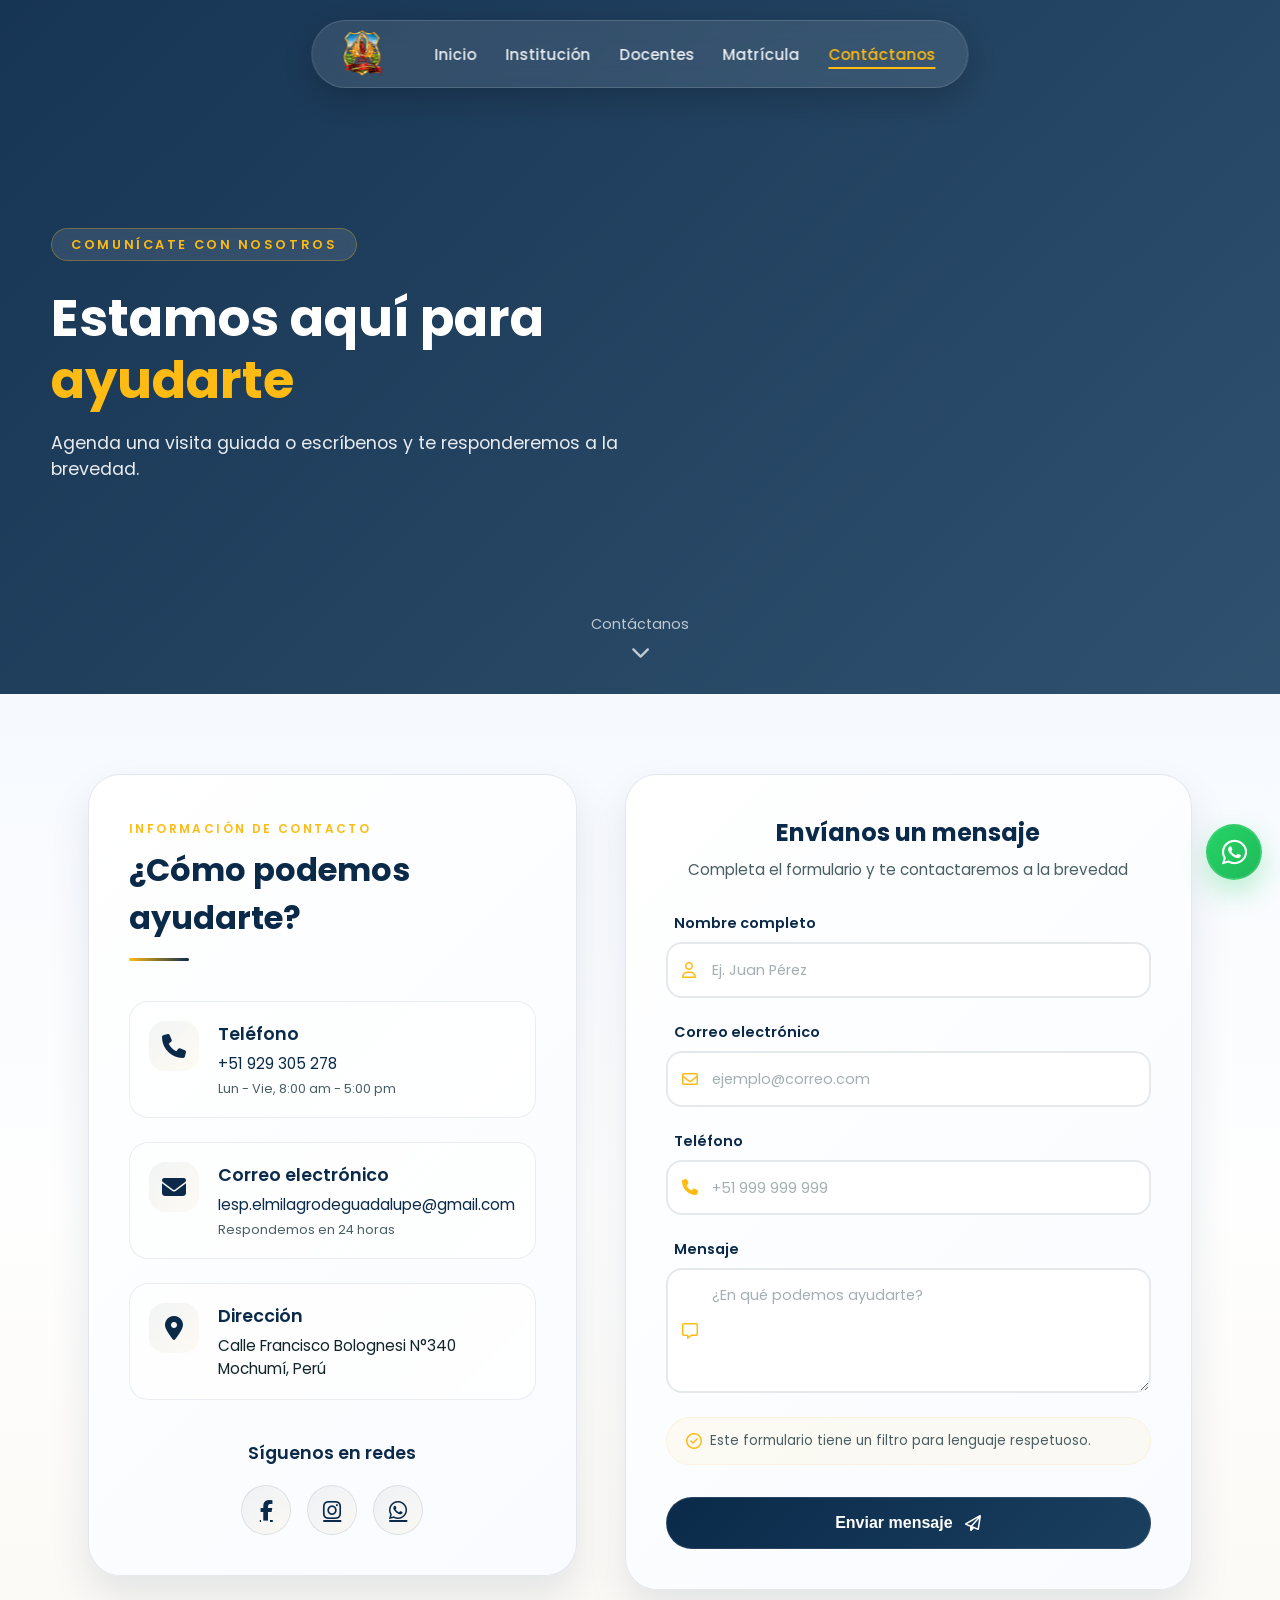
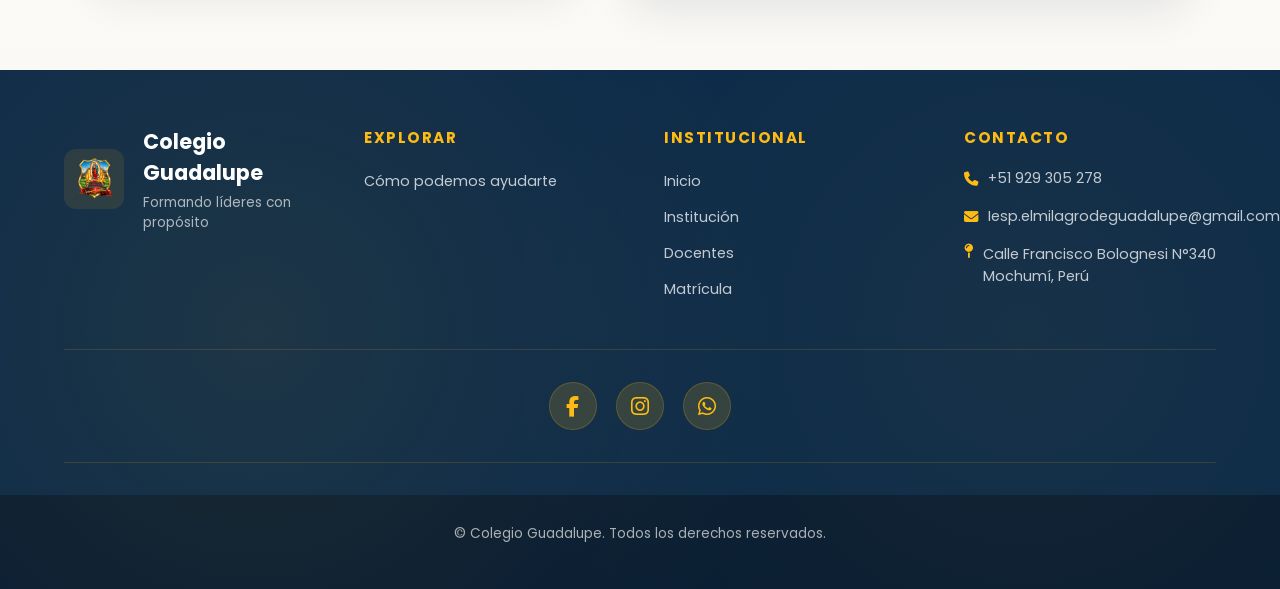
<file: PAGINAS/Contactanos.html>
<!DOCTYPE html>
<html lang="es">
<head>
    <meta charset="UTF-8" />
    <meta name="viewport" content="width=device-width, initial-scale=1.0" />
    <title>Contáctanos — Colegio Guadalupe</title>

    <link rel="stylesheet" href="../Estilos_Html/Es_Contactanos.css" />
    <link rel="preconnect" href="https://fonts.googleapis.com" />
    <link rel="preconnect" href="https://fonts.gstatic.com" crossorigin />
    <link href="https://fonts.googleapis.com/css2?family=Poppins:wght@300;400;500;600;700&display=swap" rel="stylesheet" />
    <link rel="icon" href="../IMG COLE/logo1.png" type="image/png" />

    <link rel="stylesheet" href="https://cdnjs.cloudflare.com/ajax/libs/font-awesome/6.5.1/css/all.min.css" crossorigin="anonymous" referrerpolicy="no-referrer" />
</head>

<body>
<div class="page">

    <header class="contact-hero" id="inicio">
        <nav class="top-nav">
            <a class="brand" href="home.html#inicio">
                <img src="../IMG COLE/logo1.png" alt="Colegio Guadalupe" />
                <span class="brand-mobile">Colegio Guadalupe</span>
            </a>

            <button class="hamburger" aria-label="Menú">
                <span></span><span></span><span></span>
            </button>

            <ul class="nav-links">
                <li><a href="home.html#inicio">Inicio</a></li>
                <li><a href="Institucion.html">Institución</a></li>
                <li><a href="docentes.html">Docentes</a></li>
                <li><a href="Matricula.html">Matrícula</a></li>
                <li><a aria-current="page" class="active" href="Contactanos.html">Contáctanos</a></li>
            </ul>
        </nav>

        <div class="hero-overlay"></div>

        <div class="hero-content">
            <div>
                <p class="eyebrow">Comunícate con nosotros</p>
                <h1>Estamos aquí para <span class="highlight">ayudarte</span></h1>
                <p class="lead">
                    Agenda una visita guiada o escríbenos y te responderemos a la brevedad.
                </p>
            </div>
        </div>

        <div class="hero-scroll-indicator">
            <span>Contáctanos</span>
            <i class="fa-solid fa-chevron-down"></i>
        </div>
    </header>

    <main id="C" class="contact-page">
        <div class="container">
            <div class="contact-grid">

                <!-- Información de contacto -->
                <div class="contact-info">
                    <div class="info-header">
                        <span class="info-tag">Información de contacto</span>
                        <h2>¿Cómo podemos ayudarte?</h2>
                        <div class="info-decoration"></div>
                    </div>

                    <div class="info-cards">
                        <div class="info-card">
                            <div class="info-icon">
                                <i class="fa-solid fa-phone"></i>
                            </div>
                            <div class="info-details">
                                <h3>Teléfono</h3>
                                <p><a href="tel:+51929305278">+51 929 305 278</a></p>
                                <p class="info-note">Lun - Vie, 8:00 am - 5:00 pm</p>
                            </div>
                        </div>

                        <div class="info-card">
                            <div class="info-icon">
                                <i class="fa-solid fa-envelope"></i>
                            </div>
                            <div class="info-details">
                                <h3>Correo electrónico</h3>
                                <p>
                                    <a href="mailto:Iesp.elmilagrodeguadalupe@gmail.com">
                                        Iesp.elmilagrodeguadalupe@gmail.com
                                    </a>
                                </p>
                                <p class="info-note">Respondemos en 24 horas</p>
                            </div>
                        </div>

                        <div class="info-card">
                            <div class="info-icon">
                                <i class="fa-solid fa-location-dot"></i>
                            </div>
                            <div class="info-details">
                                <h3>Dirección</h3>
                                <p>Calle Francisco Bolognesi N°340</p>
                                <p>Mochumí, Perú</p>
                            </div>
                        </div>
                    </div>

                    <div class="social-section">
                        <h3>Síguenos en redes</h3>
                        <div class="social-grid">
                            <a href="https://web.facebook.com/pierluggiraul.inonancastillo.7"
                               target="_blank" rel="noopener noreferrer"
                               class="social-link facebook" aria-label="Facebook">
                                <i class="fa-brands fa-facebook-f"></i>
                            </a>

                            <a href="https://www.instagram.com/iep.elmilagrodeguadalupe/"
                               target="_blank" rel="noopener noreferrer"
                               class="social-link instagram" aria-label="Instagram">
                                <i class="fa-brands fa-instagram"></i>
                            </a>

                            <a href="https://wa.me/51929305278"
                               target="_blank" rel="noopener noreferrer"
                               class="social-link whatsapp" aria-label="WhatsApp">
                                <i class="fa-brands fa-whatsapp"></i>
                            </a>
                        </div>
                    </div>
                </div>

                <!-- Formulario de contacto -->
                <div class="contact-form-wrapper">
                    <div class="form-header">
                        <h3>Envíanos un mensaje</h3>
                        <p>Completa el formulario y te contactaremos a la brevedad</p>
                    </div>

                    <form id="contact-form" class="contact-form-modern"
                          action="https://formsubmit.co/ajax/Iesp.elmilagrodeguadalupe@gmail.com"
                          method="POST">

                        <input type="hidden" name="_subject"
                               value="Nuevo mensaje desde la web del Colegio Guadalupe" />

                        <input type="hidden" name="_template" value="table" />

                        <!-- Campo oculto para reducir el spam -->
                        <input type="text" name="_honey" tabindex="-1"
                               autocomplete="off" aria-hidden="true"
                               style="display:none" />

                        <div class="form-group">
                            <label for="nombre">Nombre completo</label>
                            <div class="input-wrapper">
                                <i class="fa-regular fa-user"></i>
                                <input type="text" id="nombre" name="nombre"
                                       placeholder="Ej. Juan Pérez" required />
                            </div>
                        </div>

                        <div class="form-group">
                            <label for="correo">Correo electrónico</label>
                            <div class="input-wrapper">
                                <i class="fa-regular fa-envelope"></i>
                                <input type="email" id="correo" name="email"
                                       placeholder="ejemplo@correo.com" required />
                            </div>
                        </div>

                        <div class="form-group">
                            <label for="telefono">Teléfono</label>
                            <div class="input-wrapper">
                                <i class="fa-solid fa-phone"></i>
                                <input type="tel" id="telefono" name="telefono"
                                       placeholder="+51 999 999 999" />
                            </div>
                        </div>

                        <div class="form-group">
                            <label for="mensaje">Mensaje</label>
                            <div class="textarea-wrapper">
                                <i class="fa-regular fa-message"></i>
                                <textarea id="mensaje" name="mensaje" rows="4"
                                          placeholder="¿En qué podemos ayudarte?"
                                          required></textarea>
                            </div>
                        </div>

                        <div class="form-note">
                            <i class="fa-regular fa-circle-check"></i>
                            <span>Este formulario tiene un filtro para lenguaje respetuoso.</span>
                        </div>

                        <div class="form-alert" aria-live="polite" role="status" hidden></div>

                        <button type="submit" class="submit-btn">
                            <span>Enviar mensaje</span>
                            <i class="fa-regular fa-paper-plane"></i>
                        </button>
                    </form>
                </div>

            </div>
        </div>
    </main>

    <footer class="footer">
        <div class="footer-content">
            <div class="footer-top">

                <div class="footer-brand-section">
                    <div class="footer-brand">
                        <img src="../IMG COLE/logo1.png" alt="Colegio Guadalupe" />
                        <div>
                            <h3>Colegio Guadalupe</h3>
                            <p class="footer-tagline">Formando líderes con propósito</p>
                        </div>
                    </div>
                </div>

                <div class="footer-section">
                    <h4>Explorar</h4>
                    <ul class="footer-links">
                        <li><a href="#C">Cómo podemos ayudarte</a></li>
                    </ul>
                </div>

                <div class="footer-section">
                    <h4>Institucional</h4>
                    <ul class="footer-links">
                        <li><a href="home.html">Inicio</a></li>
                        <li><a href="Institucion.html">Institución</a></li>
                        <li><a href="docentes.html">Docentes</a></li>
                        <li><a href="Matricula.html">Matrícula</a></li>
                    </ul>
                </div>

                <div class="footer-section">
                    <h4>Contacto</h4>
                    <div class="footer-contact">
                        <p>
                            <a class="contact-link" href="tel:+51929305278">
                                <i class="fa-solid fa-phone"></i>
                                +51 929 305 278
                            </a>
                        </p>
                        <p>
                            <a class="contact-link"
                               href="mailto:Iesp.elmilagrodeguadalupe@gmail.com">
                                <i class="fa-solid fa-envelope"></i>
                                Iesp.elmilagrodeguadalupe@gmail.com
                            </a>
                        </p>
                        <p class="contact-address">
                            <i class="fa-solid fa-map-pin"></i>
                            Calle Francisco Bolognesi N°340<br />Mochumí, Perú
                        </p>
                    </div>
                </div>

            </div>

            <div class="footer-mid">
                <div class="footer-social">
                    <a class="social-icon facebook"
                       href="https://web.facebook.com/pierluggiraul.inonancastillo.7"
                       target="_blank" rel="noopener noreferrer" aria-label="Facebook">
                        <i class="fa-brands fa-facebook-f"></i>
                    </a>

                    <a class="social-icon instagram"
                       href="https://www.instagram.com/iep.elmilagrodeguadalupe/"
                       target="_blank" rel="noopener noreferrer" aria-label="Instagram">
                        <i class="fa-brands fa-instagram"></i>
                    </a>

                    <a class="social-icon whatsapp"
                       href="https://wa.me/51929305278"
                       target="_blank" rel="noopener noreferrer" aria-label="WhatsApp">
                        <i class="fa-brands fa-whatsapp"></i>
                    </a>
                </div>
            </div>
        </div>

        <div class="footer-bottom">
            <p>&copy; Colegio Guadalupe. Todos los derechos reservados.</p>
        </div>
    </footer>

</div>

<!-- Botón flotante de WhatsApp -->
<a class="whatsapp-bubble"
   href="https://wa.me/51929305278?text=Hola%20Colegio%20Guadalupe%2C%20quisiera%20m%C3%A1s%20informaci%C3%B3n"
   target="_blank" rel="noopener noreferrer"
   aria-label="Escríbenos por WhatsApp">
    <i class="fa-brands fa-whatsapp" aria-hidden="true"></i>
    <span>WhatsApp</span>
</a>

<!-- Validación y envío del formulario -->
<script>
(() => {
    const form = document.getElementById('contact-form');
    if (!form) return;

    const alertBox = form.querySelector('.form-alert');
    const submitButton = form.querySelector('.submit-btn');
    const buttonText = submitButton.querySelector('span');

    const blacklist = [
        'puta', 'puto', 'mierda', 'carajo', 'imbecil',
        'imbécil', 'estupido', 'estúpido', 'idiota',
        'conchatumadre', 'maldito', 'maldita', 'hdp'
    ];

    function showAlert(message) {
        alertBox.textContent = message;
        alertBox.hidden = false;
    }

    form.addEventListener('submit', async (event) => {
        event.preventDefault();

        if (!form.reportValidity()) return;

        const textToCheck = [
            form.elements.nombre.value,
            form.elements.email.value,
            form.elements.telefono.value,
            form.elements.mensaje.value
        ].join(' ').toLowerCase();

        if (blacklist.some(word => textToCheck.includes(word))) {
            showAlert('Por favor, evita lenguaje ofensivo antes de enviar tu mensaje.');
            form.elements.mensaje.focus();
            return;
        }

        alertBox.hidden = true;
        submitButton.disabled = true;
        buttonText.textContent = 'Enviando...';

        try {
            const response = await fetch(form.action, {
                method: 'POST',
                headers: {
                    'Accept': 'application/json'
                },
                body: new FormData(form)
            });

            const result = await response.json();

            if (!response.ok || result.success === false ||
                result.success === 'false') {
                throw new Error('El servicio no aceptó el envío.');
            }

            showAlert(
                'Tu mensaje fue enviado correctamente. Gracias por contactarnos.'
            );
            form.reset();

        } catch (error) {
            console.error('Error al enviar el formulario:', error);
            showAlert(
                'No se pudo confirmar el envío. Inténtalo nuevamente más tarde.'
            );

        } finally {
            submitButton.disabled = false;
            buttonText.textContent = 'Enviar mensaje';
        }
    });
})();
</script>

<script src="../Animaciones/Es_contactanos.js"></script>

</body>
</html>
</file>
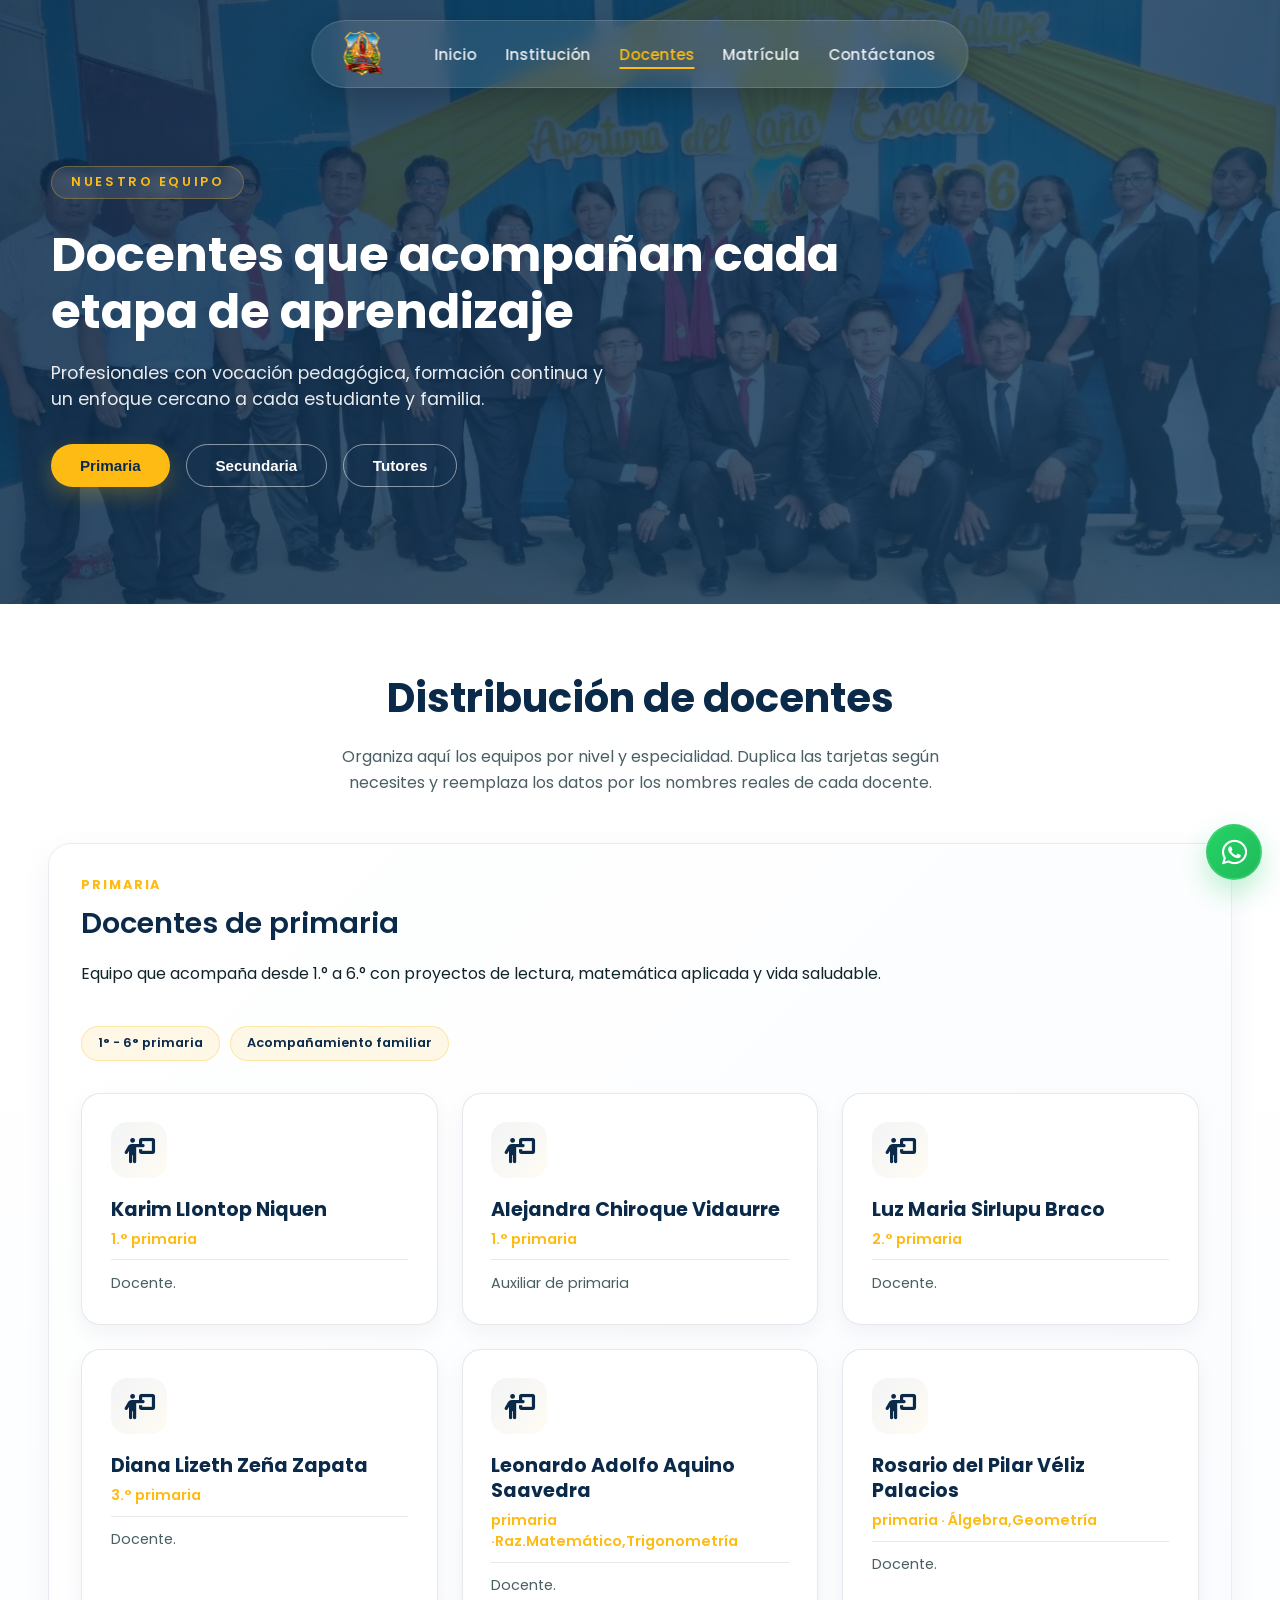
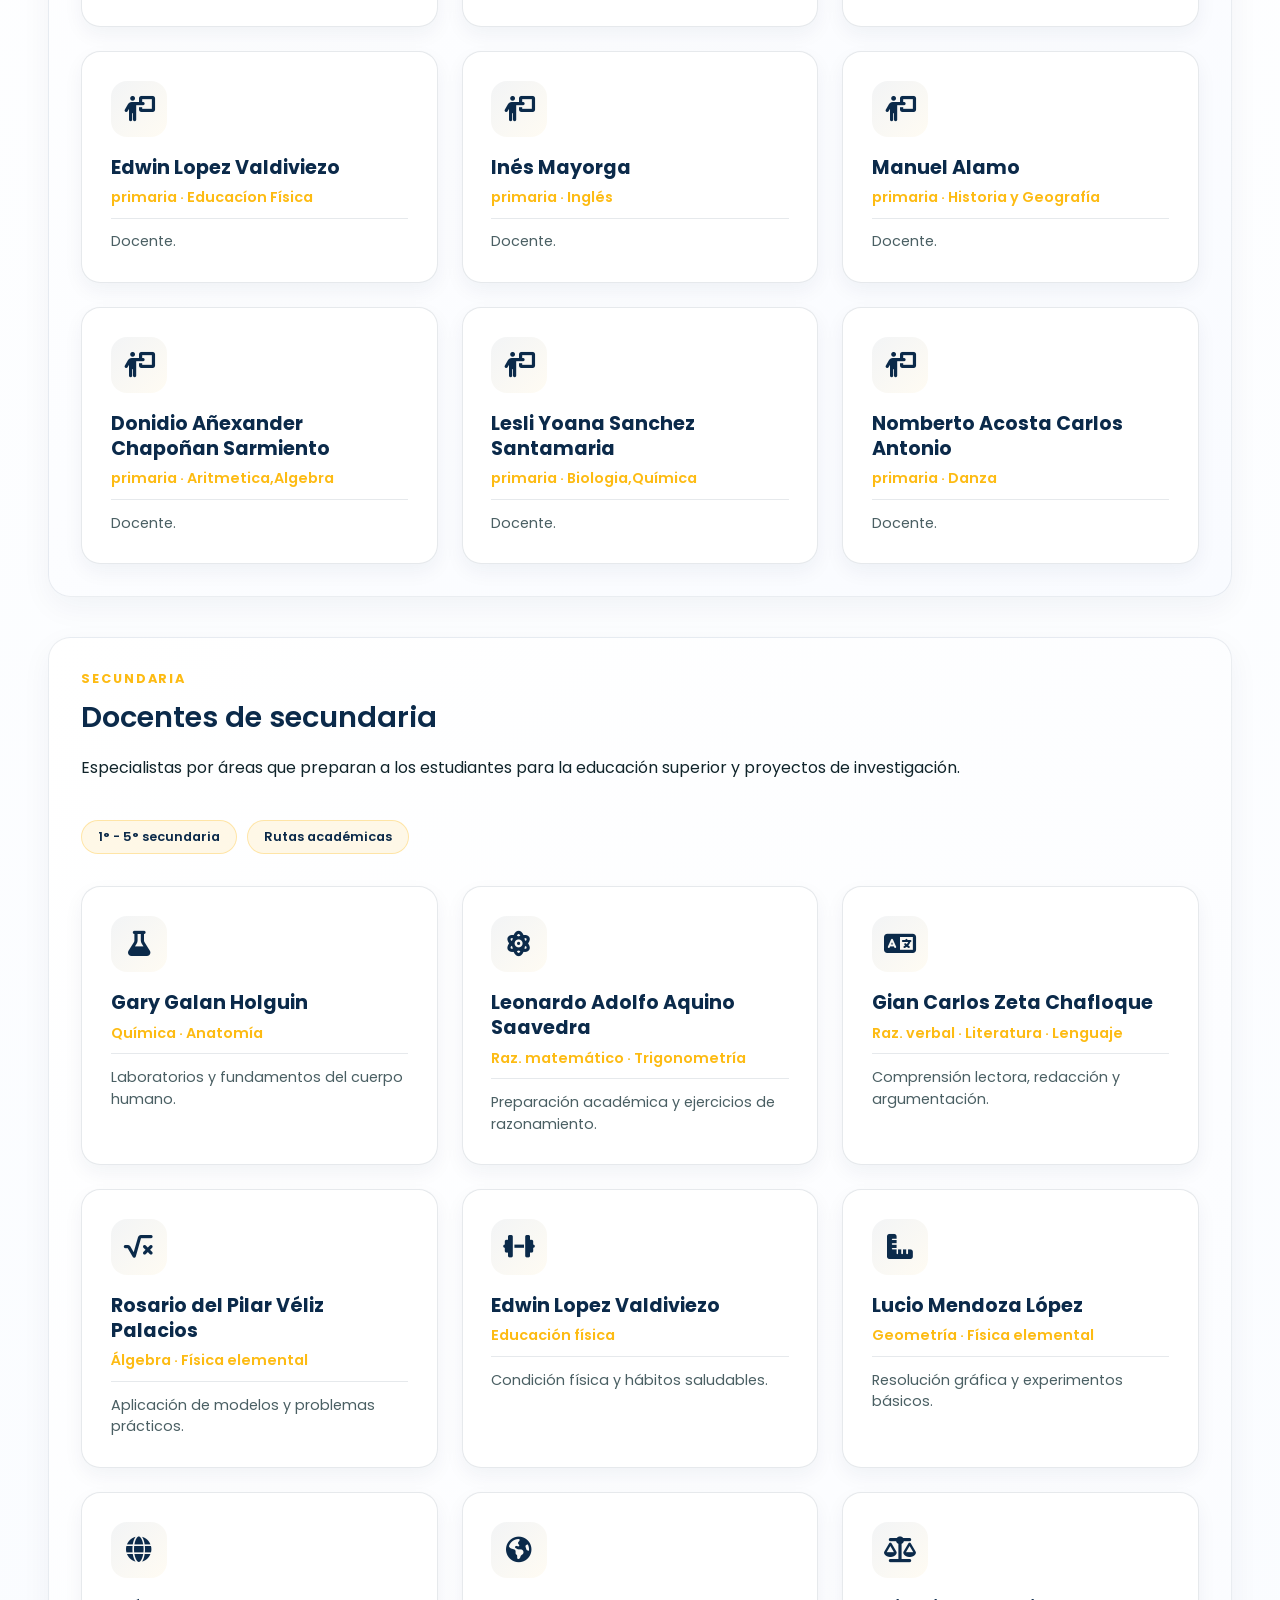
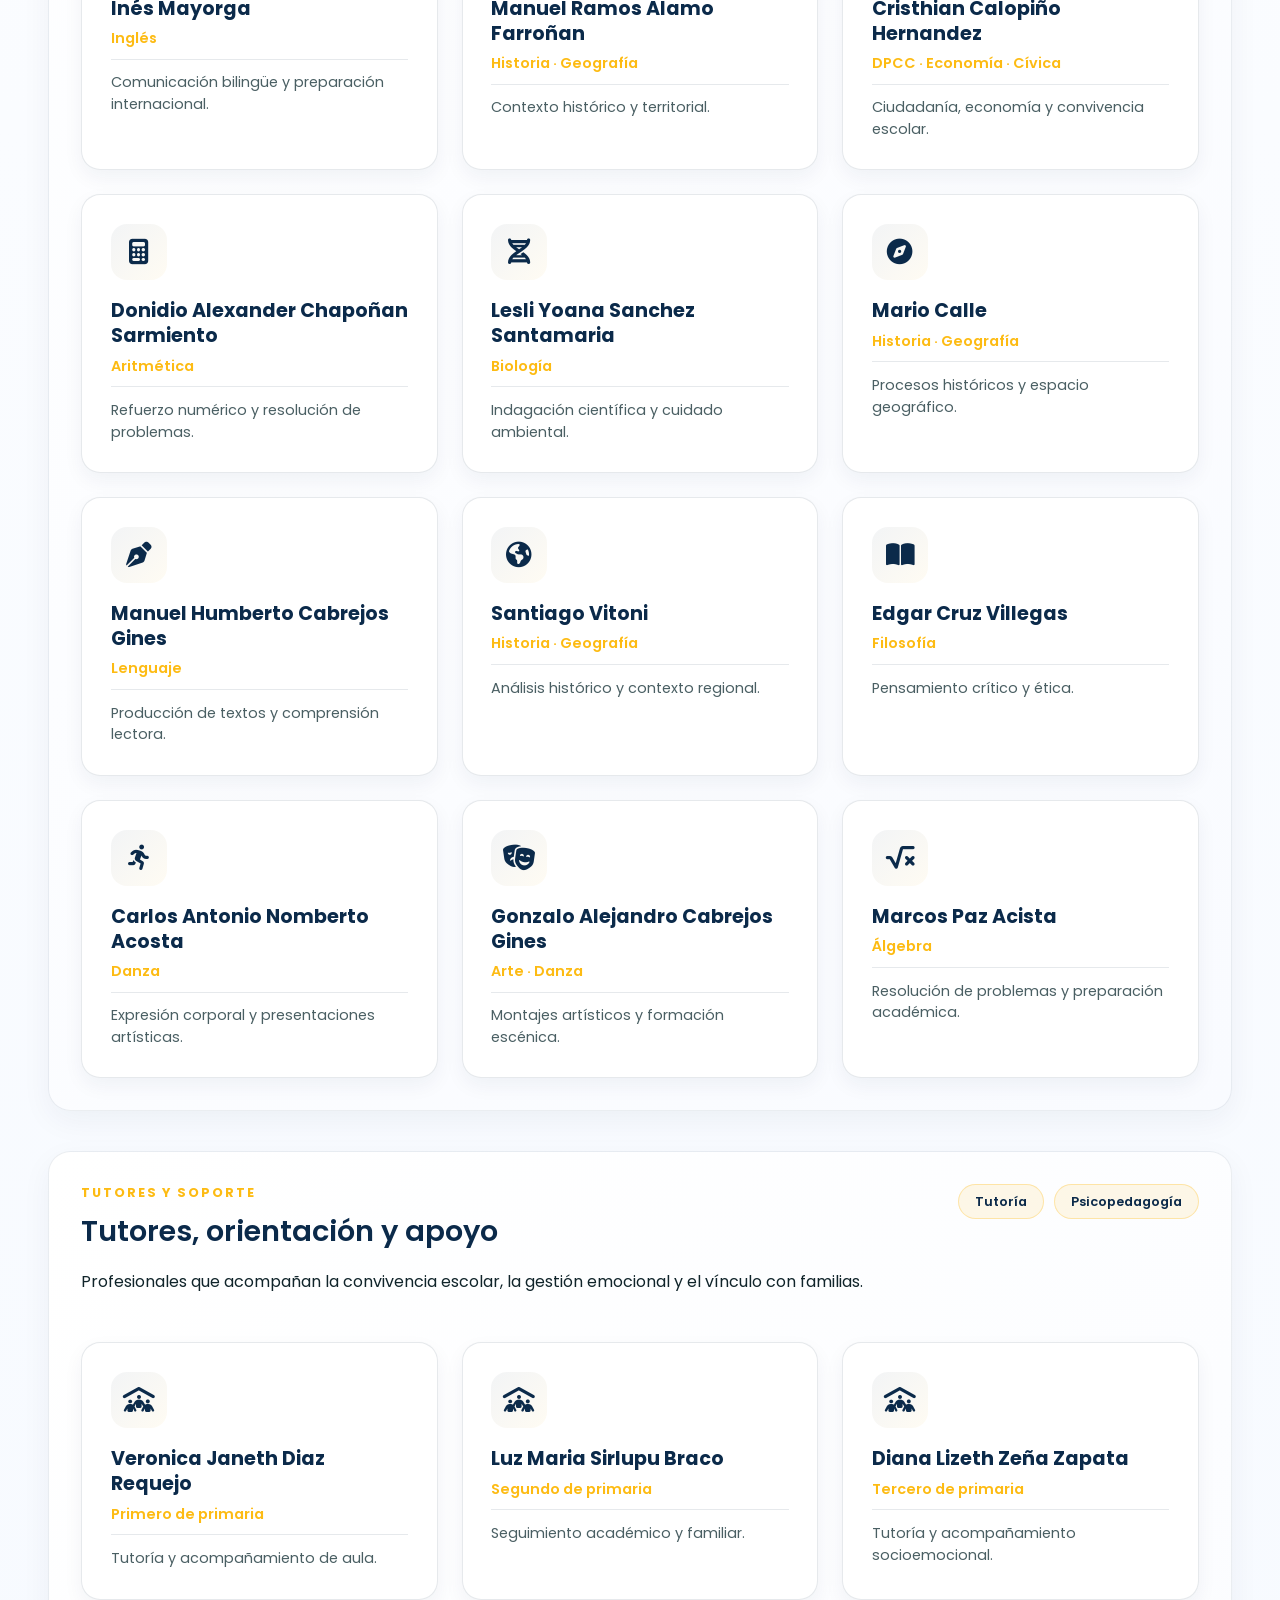
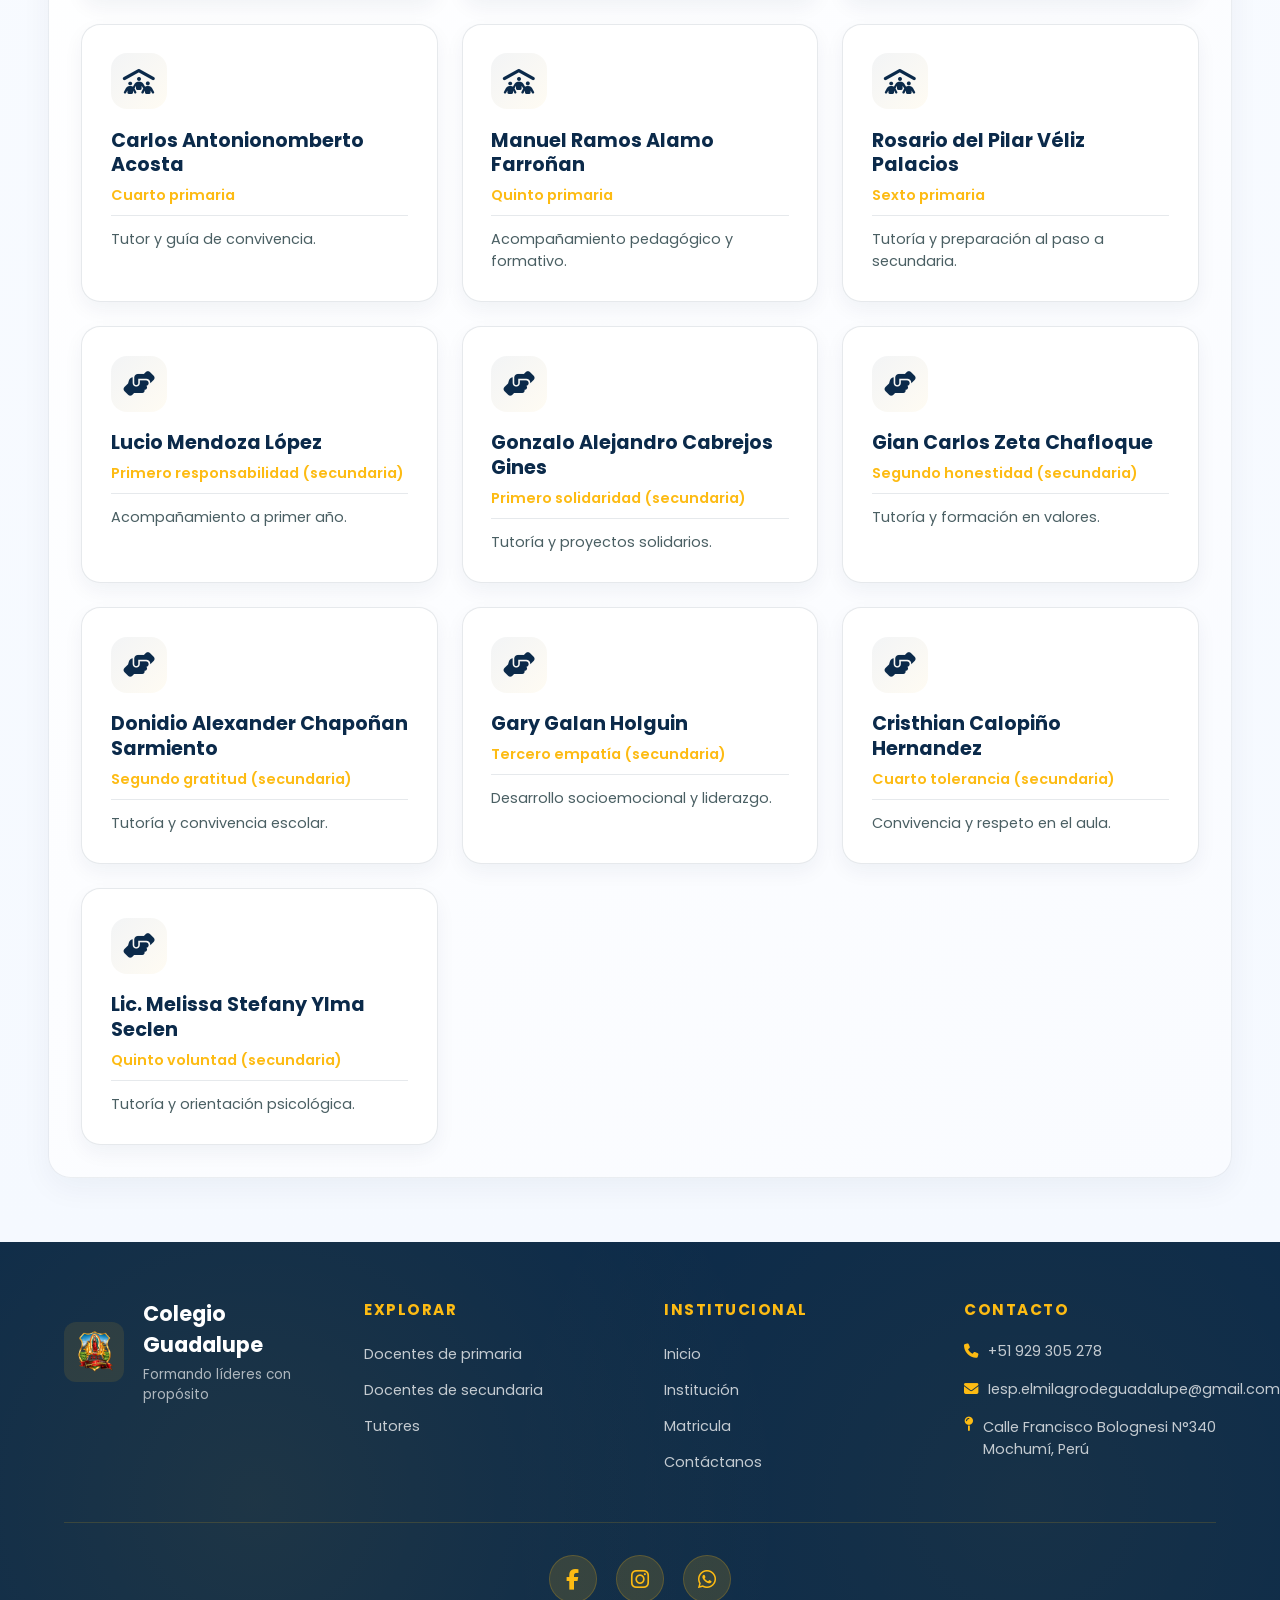
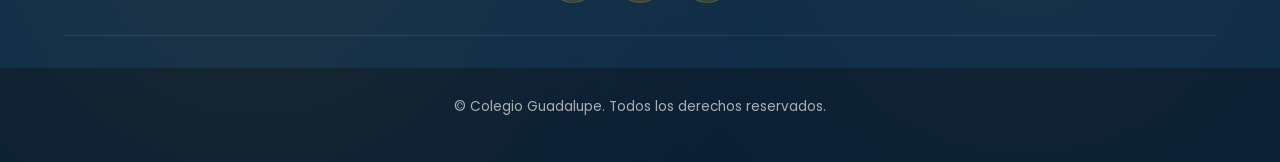
<file: PAGINAS/docentes.html>
<!DOCTYPE html>
<html lang="es">
	<head>
		<meta charset="UTF-8" />
		<meta name="viewport" content="width=device-width, initial-scale=1.0" />
		<title>Docentes | Colegio Guadalupe</title>
		<link
			rel="stylesheet"
			href="../Estilos_Html/Es_docentes.css"
		/>
		 <script src="../Animaciones/Es_docentes.js"></script>
		<link rel="preconnect" href="https://fonts.googleapis.com" />
		<link rel="preconnect" href="https://fonts.gstatic.com" crossorigin />
		<link
			href="https://fonts.googleapis.com/css2?family=Poppins:wght@300;400;500;600;700&family=Libre+Baskerville:wght@400;700&display=swap"
			rel="stylesheet"
			
		/>
		<link
			rel="stylesheet"
			href="https://cdnjs.cloudflare.com/ajax/libs/font-awesome/6.5.1/css/all.min.css"
			integrity="sha512-DTOQO9RWCH3ppGqcWaEA1BIZOC6xxalwEsw9c2QQeAIftl+Vegovlnee1c9QX4TctnWMn13TZye+giMm8e2LwA=="
			crossorigin="anonymous"
			referrerpolicy="no-referrer"
		/>
		<link rel="icon" href="../IMG COLE/logo1.png" type="image/svg">
	</head>
	<body>
		<div class="page">
			<header class="hero" id="inicio">
				<nav class="top-nav">
    <a class="brand" href="home.html#inicio">
        <img src="../IMG COLE/logo1.png" alt="Colegio Guadalupe" />
        <span class="brand-mobile">Colegio Guadalupe</span>
    </a>
    <button class="hamburger" aria-label="Menú">
        <span></span>
        <span></span>
        <span></span>
    </button>
    <ul class="nav-links">
        <li><a href="home.html#inicio">Inicio</a></li>
        <li><a href="Institucion.html">Institución</a></li>
        <li><a aria-current="page" class="active" href="docentes.html">Docentes</a></li>
        <li><a href="Matricula.html">Matrícula</a></li>
        <li><a href="Contactanos.html">Contáctanos</a></li>
    </ul>
</nav>
				<div class="hero-content">
					<div>
						<p class="eyebrow">Nuestro equipo</p>
						<h1>
							Docentes que acompañan cada etapa de aprendizaje
						</h1>
						<p class="lead">
							Profesionales con vocación pedagógica, formación continua y un
							enfoque cercano a cada estudiante y familia.
						</p>
						<div class="hero-actions">
							<button class="btn primary" onclick="document.getElementById('primaria').scrollIntoView({behavior:'smooth'})">Primaria</button>
							<button class="btn ghost" onclick="document.getElementById('secundaria').scrollIntoView({behavior:'smooth'})">Secundaria</button>
							<button class="btn ghost" onclick="document.getElementById('tutores').scrollIntoView({behavior:'smooth'})">Tutores</button>
						</div>
					</div>
				</div>
			</header>

			<main>
				<section class="section team-overview" aria-label="Equipo docente">
					<div class="container">
						<div class="section-heading">
							<h2>Distribución de docentes</h2>
							<p>
								Organiza aquí los equipos por nivel y especialidad. Duplica las
								tarjetas según necesites y reemplaza los datos por los nombres
								reales de cada docente.
							</p>
						</div>

						<div id="primaria" class="anchor"></div>
						<div class="team-category">
							<div class="team-category-header">
								<div>
									<p class="section-kicker">Primaria</p>
									<h3>Docentes de primaria</h3>
									<p>
										Equipo que acompaña desde 1.° a 6.° con proyectos de lectura,
										matemática aplicada y vida saludable.
									</p>
								</div>
								<div class="team-badges">
									<span class="team-badge">1° - 6° primaria</span>
									<span class="team-badge">Acompañamiento familiar</span>
								</div>
							</div>
							<div class="team-grid">
								<article class="team-card">
									<div class="team-icon"><i class="fa-solid fa-person-chalkboard"></i></div>
									<h4>Karim Llontop Niquen</h4>
									<p class="team-role">1.° primaria </p>
									<p class="team-focus">Docente.</p>
								</article>
								<article class="team-card">
									<div class="team-icon"><i class="fa-solid fa-person-chalkboard"></i></div>
									<h4>Alejandra Chiroque Vidaurre</h4>
									<p class="team-role">1.° primaria </p>
									<p class="team-focus">Auxiliar de primaria</p>
								</article>
								<article class="team-card">
									<div class="team-icon"><i class="fa-solid fa-person-chalkboard"></i></div>
									<h4>Luz Maria Sirlupu Braco</h4>
									<p class="team-role">2.° primaria </p>
									<p class="team-focus">Docente.</p>
								</article>
								<article class="team-card">
									<div class="team-icon"><i class="fa-solid fa-person-chalkboard"></i></div>
									<h4>Diana Lizeth Zeña Zapata</h4>
									<p class="team-role">3.° primaria </p>
									<p class="team-focus">Docente.</p>
								</article>
								<article class="team-card">
									<div class="team-icon"><i class="fa-solid fa-person-chalkboard"></i></div>
									<h4>Leonardo Adolfo Aquino Saavedra</h4>
									<p class="team-role"> primaria ·Raz.Matemático,Trigonometría</p>
									<p class="team-focus">Docente.</p>
								</article>
								<article class="team-card">
									<div class="team-icon"><i class="fa-solid fa-person-chalkboard"></i></div>
									<h4>Rosario del Pilar Véliz Palacios</h4>
									<p class="team-role">primaria · Álgebra,Geometría</p>
									<p class="team-focus">Docente.</p>
								</article>
								<article class="team-card">
									<div class="team-icon"><i class="fa-solid fa-person-chalkboard"></i></div>
									<h4>Edwin Lopez Valdiviezo</h4>
									<p class="team-role">primaria · Educacíon Física</p>
									<p class="team-focus">Docente.</p>
								</article>
								<article class="team-card">
									<div class="team-icon"><i class="fa-solid fa-person-chalkboard"></i></div>
									<h4>Inés Mayorga</h4>
									<p class="team-role">primaria · Inglés</p>
									<p class="team-focus">Docente.</p>
								</article>
								<article class="team-card">
									<div class="team-icon"><i class="fa-solid fa-person-chalkboard"></i></div>
									<h4>Manuel Alamo</h4>
									<p class="team-role"> primaria · Historia y Geografía</p>
									<p class="team-focus">Docente.</p>
								</article>
								<article class="team-card">
									<div class="team-icon"><i class="fa-solid fa-person-chalkboard"></i></div>
									<h4>Donidio Añexander Chapoñan Sarmiento</h4>
									<p class="team-role">primaria · Aritmetica,Algebra</p>
									<p class="team-focus">Docente.</p>
								</article>
								<article class="team-card">
									<div class="team-icon"><i class="fa-solid fa-person-chalkboard"></i></div>
									<h4>Lesli Yoana Sanchez Santamaria</h4>
									<p class="team-role">primaria · Biologia,Química</p>
									<p class="team-focus">Docente.</p>
								</article>
								<article class="team-card">
									<div class="team-icon"><i class="fa-solid fa-person-chalkboard"></i></div>
									<h4>Nomberto Acosta Carlos Antonio</h4>
									<p class="team-role">primaria · Danza</p>
									<p class="team-focus"> Docente.</p>
								</article>
							</div>
						</div>

						<div id="secundaria" class="anchor"></div>
						<div class="team-category">
							<div class="team-category-header">
								<div>
									<p class="section-kicker">Secundaria</p>
									<h3>Docentes de secundaria</h3>
									<p>
										Especialistas por áreas que preparan a los estudiantes para la
										educación superior y proyectos de investigación.
									</p>
								</div>
								<div class="team-badges">
									<span class="team-badge">1° - 5° secundaria</span>
									<span class="team-badge">Rutas académicas</span>
								</div>
							</div>
							<div class="team-grid">
								<article class="team-card">
									<div class="team-icon"><i class="fa-solid fa-flask"></i></div>
									<h4>Gary Galan Holguin</h4>
									<p class="team-role">Química · Anatomía</p>
									<p class="team-focus">Laboratorios y fundamentos del cuerpo humano.</p>
								</article>
								<article class="team-card">
									<div class="team-icon"><i class="fa-solid fa-atom"></i></div>
									<h4>Leonardo Adolfo Aquino Saavedra</h4>
									<p class="team-role">Raz. matemático · Trigonometría</p>
									<p class="team-focus">Preparación académica y ejercicios de razonamiento.</p>
								</article>
								<article class="team-card">
									<div class="team-icon"><i class="fa-solid fa-language"></i></div>
									<h4>Gian Carlos Zeta Chafloque</h4>
									<p class="team-role">Raz. verbal · Literatura · Lenguaje</p>
									<p class="team-focus">Comprensión lectora, redacción y argumentación.</p>
								</article>
								<article class="team-card">
									<div class="team-icon"><i class="fa-solid fa-square-root-variable"></i></div>
									<h4>Rosario del Pilar Véliz Palacios</h4>
									<p class="team-role">Álgebra · Física elemental</p>
									<p class="team-focus">Aplicación de modelos y problemas prácticos.</p>
								</article>
								<article class="team-card">
									<div class="team-icon"><i class="fa-solid fa-dumbbell"></i></div>
									<h4>Edwin Lopez Valdiviezo</h4>
									<p class="team-role">Educación física</p>
									<p class="team-focus">Condición física y hábitos saludables.</p>
								</article>
								<article class="team-card">
									<div class="team-icon"><i class="fa-solid fa-ruler-combined"></i></div>
									<h4>Lucio Mendoza López</h4>
									<p class="team-role">Geometría · Física elemental</p>
									<p class="team-focus">Resolución gráfica y experimentos básicos.</p>
								</article>
								<article class="team-card">
									<div class="team-icon"><i class="fa-solid fa-globe"></i></div>
									<h4>Inés Mayorga</h4>
									<p class="team-role">Inglés</p>
									<p class="team-focus">Comunicación bilingüe y preparación internacional.</p>
								</article>
								<article class="team-card">
									<div class="team-icon"><i class="fa-solid fa-earth-americas"></i></div>
									<h4>Manuel Ramos Alamo Farroñan</h4>
									<p class="team-role">Historia · Geografía</p>
									<p class="team-focus">Contexto histórico y territorial.</p>
								</article>
								<article class="team-card">
									<div class="team-icon"><i class="fa-solid fa-scale-balanced"></i></div>
									<h4>Cristhian Calopiño Hernandez</h4>
									<p class="team-role">DPCC · Economía · Cívica</p>
									<p class="team-focus">Ciudadanía, economía y convivencia escolar.</p>
								</article>
								<article class="team-card">
									<div class="team-icon"><i class="fa-solid fa-calculator"></i></div>
									<h4>Donidio Alexander Chapoñan Sarmiento</h4>
									<p class="team-role">Aritmética</p>
									<p class="team-focus">Refuerzo numérico y resolución de problemas.</p>
								</article>
								<article class="team-card">
									<div class="team-icon"><i class="fa-solid fa-dna"></i></div>
									<h4>Lesli Yoana Sanchez Santamaria</h4>
									<p class="team-role">Biología</p>
									<p class="team-focus">Indagación científica y cuidado ambiental.</p>
								</article>
								<article class="team-card">
									<div class="team-icon"><i class="fa-solid fa-compass"></i></div>
									<h4>Mario Calle</h4>
									<p class="team-role">Historia · Geografía</p>
									<p class="team-focus">Procesos históricos y espacio geográfico.</p>
								</article>
								<article class="team-card">
									<div class="team-icon"><i class="fa-solid fa-pen-nib"></i></div>
									<h4>Manuel Humberto Cabrejos Gines</h4>
									<p class="team-role">Lenguaje</p>
									<p class="team-focus">Producción de textos y comprensión lectora.</p>
								</article>
								<article class="team-card">
									<div class="team-icon"><i class="fa-solid fa-earth-americas"></i></div>
									<h4>Santiago Vitoni</h4>
									<p class="team-role">Historia · Geografía</p>
									<p class="team-focus">Análisis histórico y contexto regional.</p>
								</article>
								<article class="team-card">
									<div class="team-icon"><i class="fa-solid fa-book-open"></i></div>
									<h4>Edgar Cruz Villegas</h4>
									<p class="team-role">Filosofía</p>
									<p class="team-focus">Pensamiento crítico y ética.</p>
								</article>
								<article class="team-card">
									<div class="team-icon"><i class="fa-solid fa-person-running"></i></div>
									<h4>Carlos Antonio Nomberto Acosta</h4>
									<p class="team-role">Danza</p>
									<p class="team-focus">Expresión corporal y presentaciones artísticas.</p>
								</article>
								<article class="team-card">
									<div class="team-icon"><i class="fa-solid fa-masks-theater"></i></div>
									<h4>Gonzalo Alejandro Cabrejos Gines</h4>
									<p class="team-role">Arte · Danza</p>
									<p class="team-focus">Montajes artísticos y formación escénica.</p>
								</article>
								<article class="team-card">
									<div class="team-icon"><i class="fa-solid fa-square-root-alt"></i></div>
									<h4>Marcos Paz Acista</h4>
									<p class="team-role">Álgebra</p>
									<p class="team-focus">Resolución de problemas y preparación académica.</p>
								</article>
							</div>
						</div>

						<div id="tutores" class="anchor"></div>
						<div class="team-category">
							<div class="team-category-header">
								<div>
									<p class="section-kicker">Tutores y soporte</p>
									<h3>Tutores, orientación y apoyo</h3>
									<p>
										Profesionales que acompañan la convivencia escolar, la gestión
										emocional y el vínculo con familias.
									</p>
								</div>
								<div class="team-badges">
									<span class="team-badge">Tutoría</span>
									<span class="team-badge">Psicopedagogía</span>
								</div>
							</div>
							<div class="team-grid">
								<article class="team-card">
									<div class="team-icon"><i class="fa-solid fa-people-roof"></i></div>
									<h4>Veronica Janeth Diaz Requejo</h4>
									<p class="team-role">Primero de primaria</p>
									<p class="team-focus">Tutoría y acompañamiento de aula.</p>
								</article>
								<article class="team-card">
									<div class="team-icon"><i class="fa-solid fa-people-roof"></i></div>
									<h4>Luz Maria Sirlupu Braco</h4>
									<p class="team-role">Segundo de primaria</p>
									<p class="team-focus">Seguimiento académico y familiar.</p>
								</article>
								<article class="team-card">
									<div class="team-icon"><i class="fa-solid fa-people-roof"></i></div>
									<h4>Diana Lizeth Zeña Zapata</h4>
									<p class="team-role">Tercero de primaria</p>
									<p class="team-focus">Tutoría y acompañamiento socioemocional.</p>
								</article>
								<article class="team-card">
									<div class="team-icon"><i class="fa-solid fa-people-roof"></i></div>
									<h4>Carlos Antonionomberto Acosta</h4>
									<p class="team-role">Cuarto primaria</p>
									<p class="team-focus">Tutor y guía de convivencia.</p>
								</article>
								<article class="team-card">
									<div class="team-icon"><i class="fa-solid fa-people-roof"></i></div>
									<h4>Manuel Ramos Alamo Farroñan</h4>
									<p class="team-role">Quinto primaria</p>
									<p class="team-focus">Acompañamiento pedagógico y formativo.</p>
								</article>
								<article class="team-card">
									<div class="team-icon"><i class="fa-solid fa-people-roof"></i></div>
									<h4>Rosario del Pilar Véliz Palacios</h4>
									<p class="team-role">Sexto primaria</p>
									<p class="team-focus">Tutoría y preparación al paso a secundaria.</p>
								</article>
								<article class="team-card">
									<div class="team-icon"><i class="fa-solid fa-handshake-angle"></i></div>
									<h4>Lucio Mendoza López</h4>
									<p class="team-role">Primero responsabilidad (secundaria)</p>
									<p class="team-focus">Acompañamiento a primer año.</p>
								</article>
								<article class="team-card">
									<div class="team-icon"><i class="fa-solid fa-handshake-angle"></i></div>
									<h4>Gonzalo Alejandro Cabrejos Gines</h4>
									<p class="team-role">Primero solidaridad (secundaria)</p>
									<p class="team-focus">Tutoría y proyectos solidarios.</p>
								</article>
								<article class="team-card">
									<div class="team-icon"><i class="fa-solid fa-handshake-angle"></i></div>
									<h4>Gian Carlos Zeta Chafloque</h4>
									<p class="team-role">Segundo honestidad (secundaria)</p>
									<p class="team-focus">Tutoría y formación en valores.</p>
								</article>
								<article class="team-card">
									<div class="team-icon"><i class="fa-solid fa-handshake-angle"></i></div>
									<h4>Donidio Alexander Chapoñan Sarmiento</h4>
									<p class="team-role">Segundo gratitud (secundaria)</p>
									<p class="team-focus">Tutoría y convivencia escolar.</p>
								</article>
								<article class="team-card">
									<div class="team-icon"><i class="fa-solid fa-handshake-angle"></i></div>
									<h4>Gary Galan Holguin</h4>
									<p class="team-role">Tercero empatía (secundaria)</p>
									<p class="team-focus">Desarrollo socioemocional y liderazgo.</p>
								</article>
								<article class="team-card">
									<div class="team-icon"><i class="fa-solid fa-handshake-angle"></i></div>
									<h4>Cristhian Calopiño Hernandez</h4>
									<p class="team-role">Cuarto tolerancia (secundaria)</p>
									<p class="team-focus">Convivencia y respeto en el aula.</p>
								</article>
								<article class="team-card">
									<div class="team-icon"><i class="fa-solid fa-handshake-angle"></i></div>
									<h4>Lic. Melissa Stefany Ylma Seclen</h4>
									<p class="team-role">Quinto voluntad (secundaria)</p>
									<p class="team-focus">Tutoría y orientación psicológica.</p>
								</article>
							</div>
						</div>
					</div>
				</section>

				
			</main>

			<footer class="footer">
				<div class="footer-content">
					<div class="footer-top">
						<div class="footer-brand-section">
							<div class="footer-brand">
								<img src="../IMG COLE/logo1.png" alt="Colegio Guadalupe" />
								<div>
									<h3>Colegio Guadalupe</h3>
									<p class="footer-tagline">Formando líderes con propósito</p>
								</div>
							</div>
						</div>

						<div class="footer-section">
							<h4>Explorar</h4>
							<ul class="footer-links">
								<li><a href="#primaria">Docentes de primaria</a></li>
								<li><a href="#secundaria">Docentes de secundaria</a></li>
								<li><a href="#tutores">Tutores</a></li>

							</ul>
						</div>

						<div class="footer-section">
							<h4>Institucional</h4>
							<ul class="footer-links">
								<li><a href="home.html">Inicio</a></li>
								<li><a href="Institucion.html">Institución</a></li>
								<li><a href="Matricula.html">Matricula</a></li>
								<li><a href="Contactanos.html">Contáctanos</a></li>

							</ul>
						</div>

						<div class="footer-section">
							<h4>Contacto</h4>
							<div class="footer-contact">
								<p>
									<a class="contact-link">
										<i class="fa-solid fa-phone"></i>
										+51 929 305 278
									</a>
								</p>
								<p>
									<a class="contact-link">
										<i class="fa-solid fa-envelope"></i>
										Iesp.elmilagrodeguadalupe@gmail.com
									</a>
								</p>
								<p class="contact-address">
									<i class="fa-solid fa-map-pin"></i>
									Calle Francisco Bolognesi N°340<br />
									Mochumí, Perú
								</p>
							</div>
						</div>
					</div>

					<div class="footer-mid">
						<div class="footer-social">
							<a class="social-icon facebook" href="https://web.facebook.com/pierluggiraul.inonancastillo.7" target="_blank" rel="noopener noreferrer" aria-label="Facebook">
								<i class="fa-brands fa-facebook-f"></i>
							</a>
							<a class="social-icon instagram" href="https://www.instagram.com/iep.elmilagrodeguadalupe/" target="_blank" rel="noopener noreferrer" aria-label="Instagram">
								<i class="fa-brands fa-instagram"></i>
							</a>
							
							<a class="social-icon whatsapp" href="https://wa.me/51929305278" target="_blank" rel="noopener noreferrer" aria-label="WhatsApp">
								<i class="fa-brands fa-whatsapp"></i>
							</a>
						</div>
					</div>
				</div>

				<div class="footer-bottom">
					<p>&copy; Colegio Guadalupe. Todos los derechos reservados.</p>
					
				</div>
			</footer>
		</div>
		<a
			class="whatsapp-bubble"
			href="https://wa.me/51929305278?text=Hola%20Colegio%20Guadalupe%2C%20quisiera%20m%C3%A1s%20informaci%C3%B3n."
			target="_blank"
			rel="noopener noreferrer"
			aria-label="Escríbenos por WhatsApp"
		>
			<i class="fa-brands fa-whatsapp" aria-hidden="true"></i>
			<span>WhatsApp</span>
		</a>
	</body>
</html>
</file>
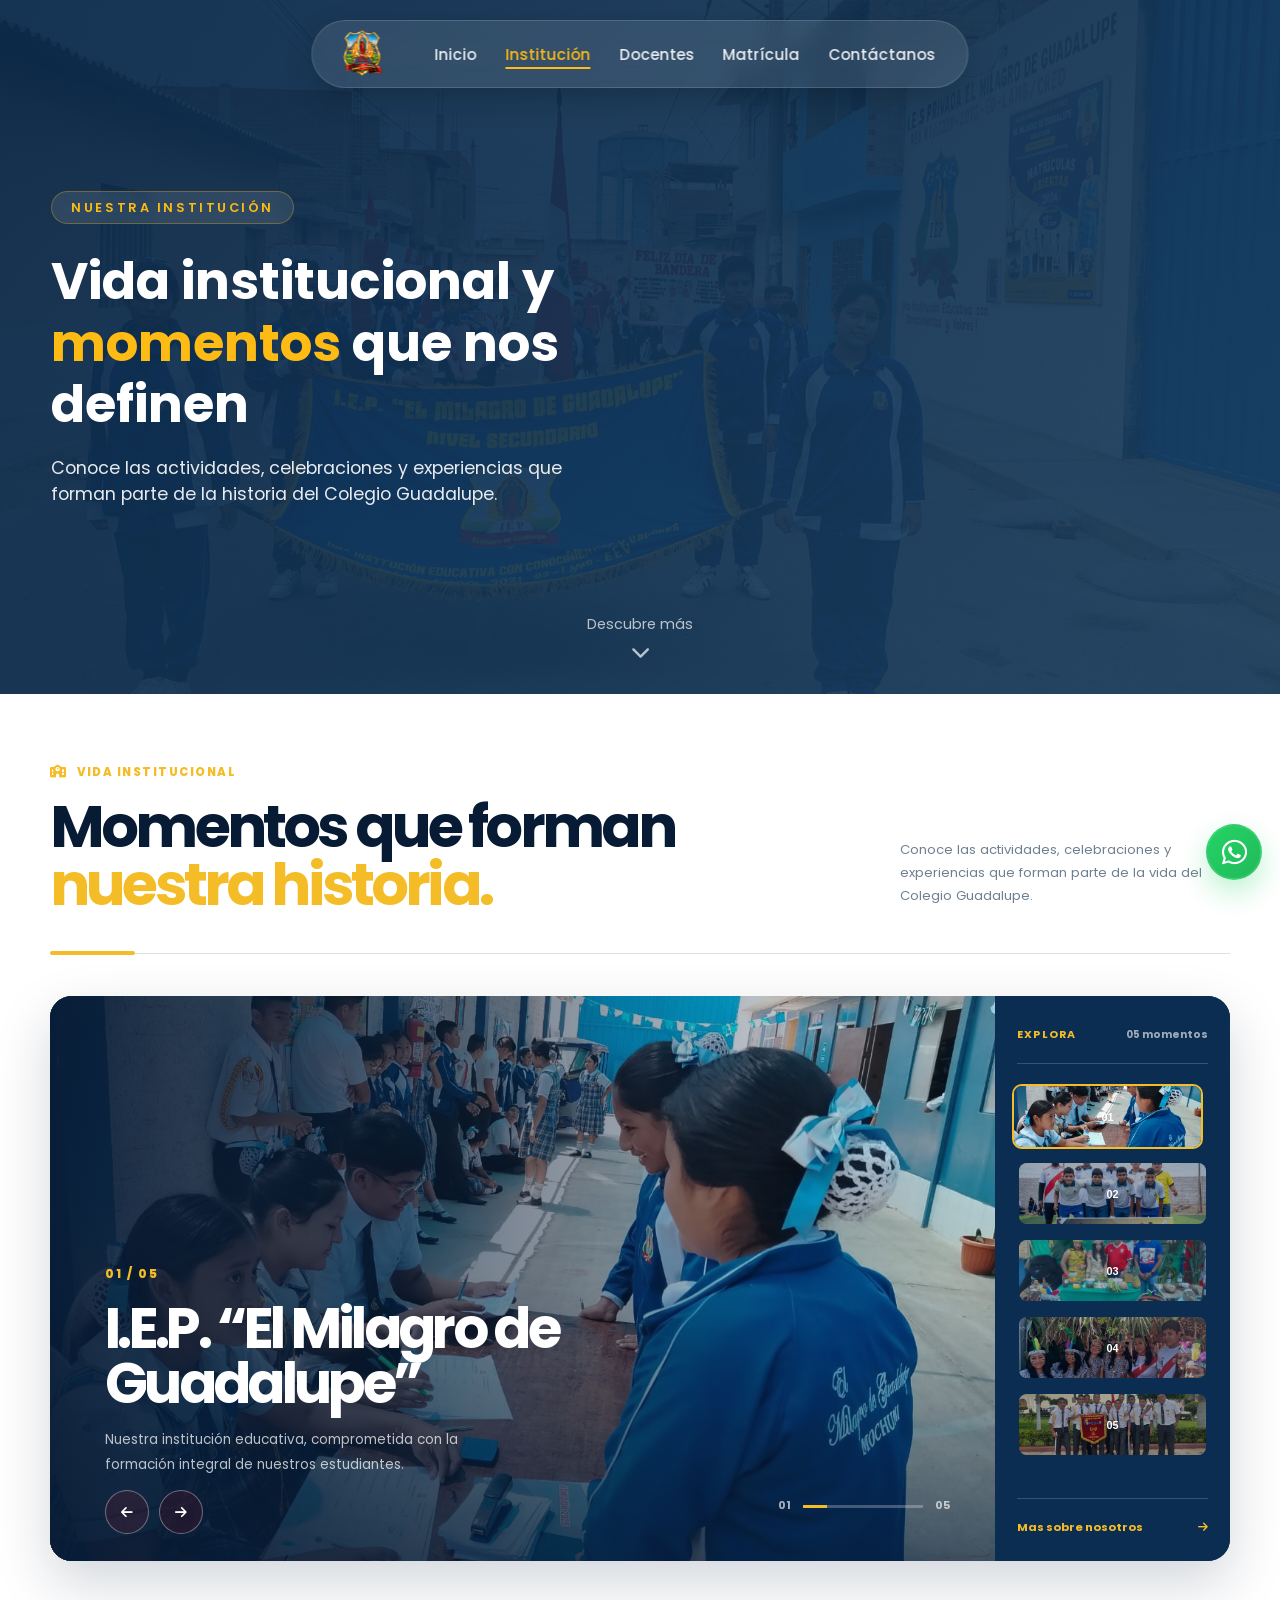
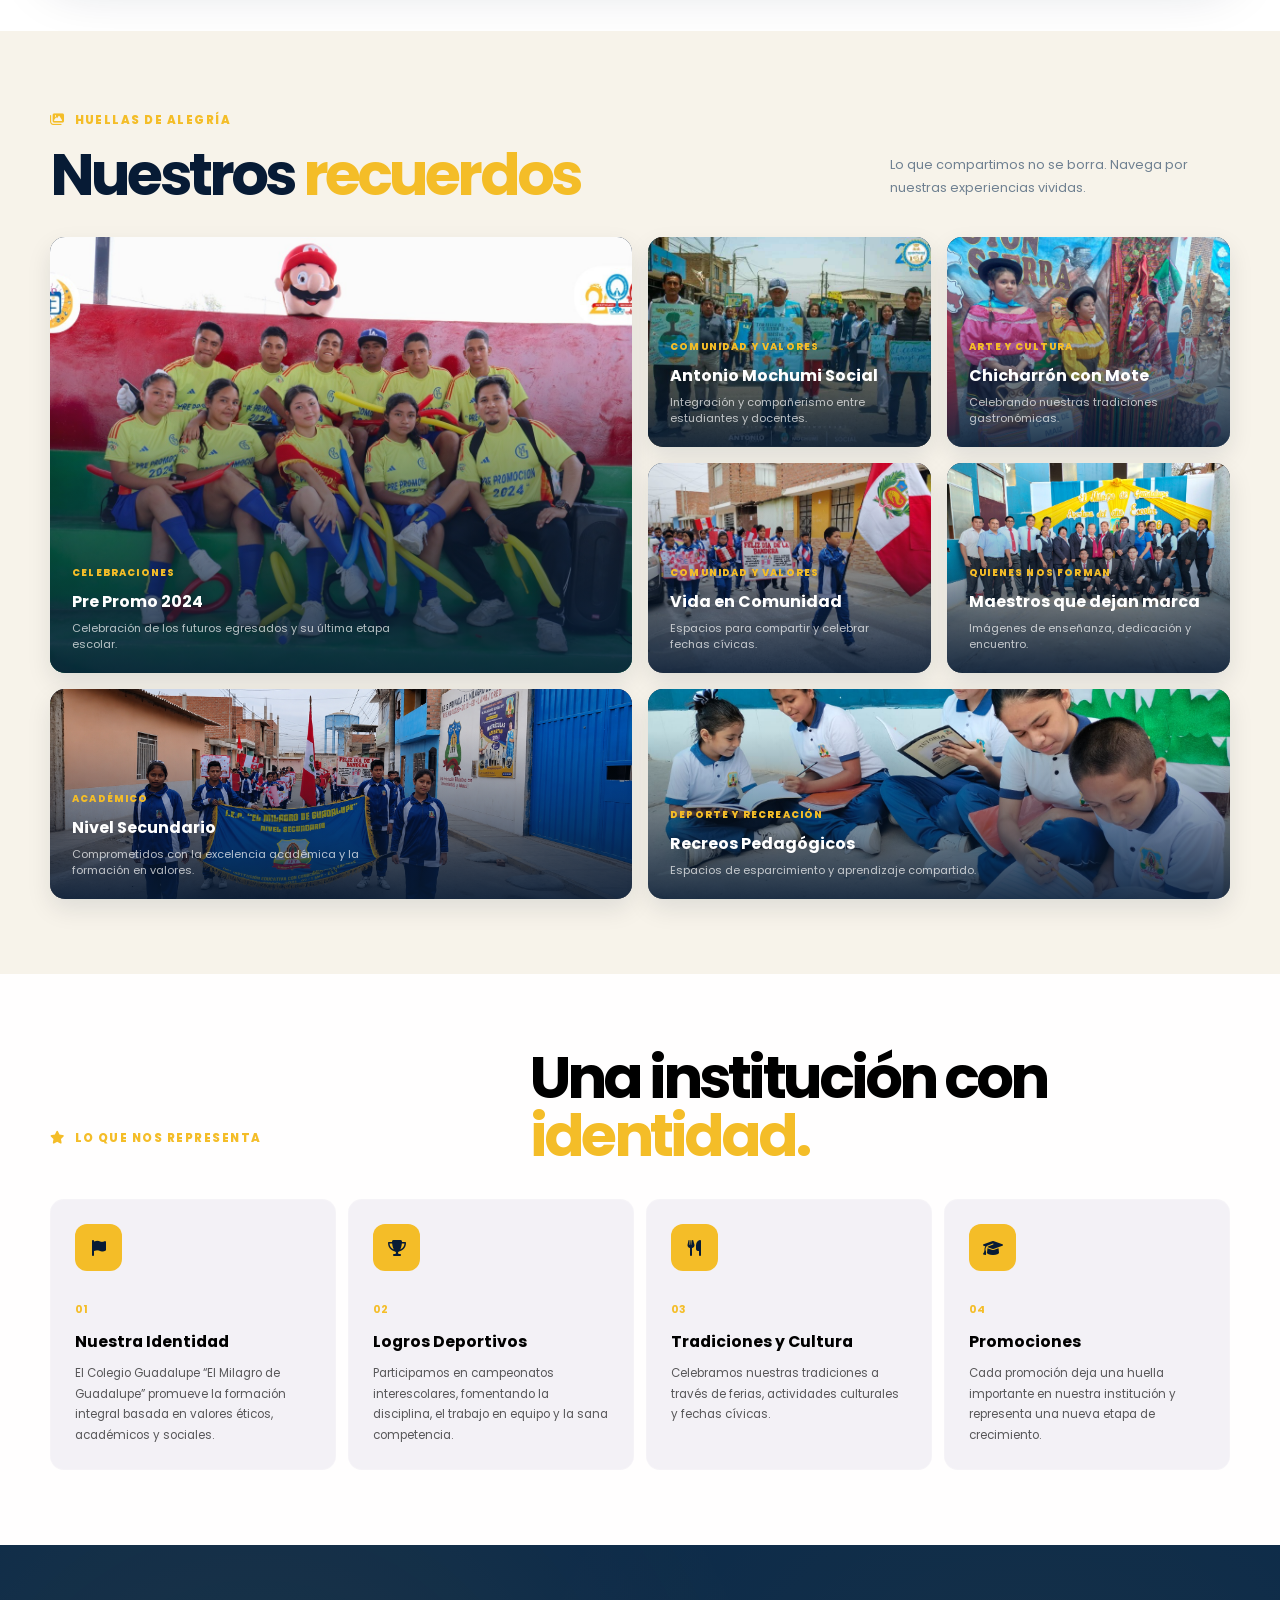
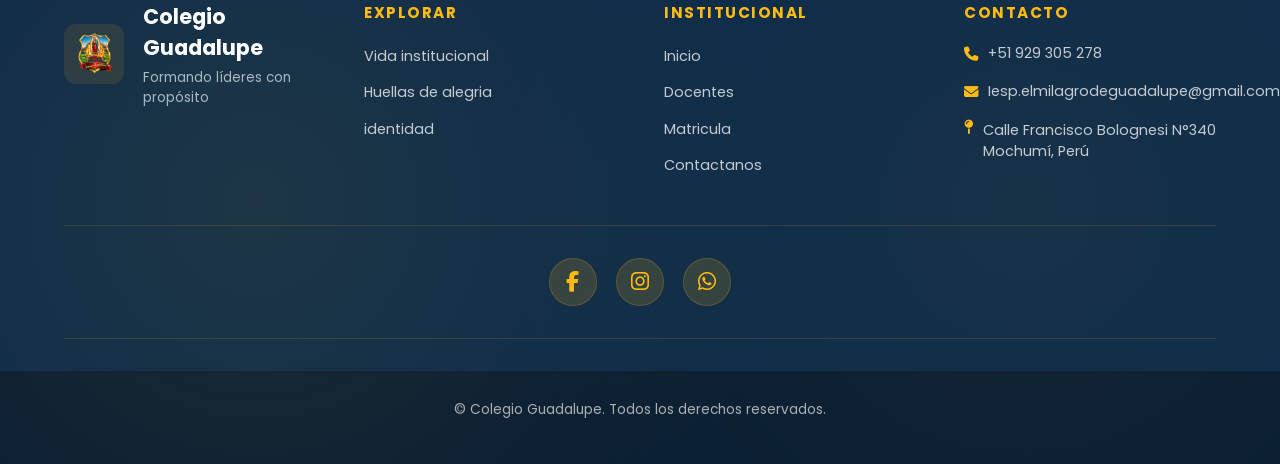
<file: PAGINAS/Institucion.html>
<!DOCTYPE html>

<html lang="es">

<head>
    <meta charset="utf-8" />
    <meta content="width=device-width, initial-scale=1.0" name="viewport" />
    <title>Institución | Colegio Guadalupe</title>
    <link href="../Estilos_Html/Es_Institucion.css" rel="stylesheet" />
    <script src="../Animaciones/Institucion.js"></script>
    <link href="https://fonts.googleapis.com" rel="preconnect" />
    <link crossorigin="" href="https://fonts.gstatic.com" rel="preconnect" />
    <link href="https://fonts.googleapis.com/css2?family=Poppins:wght@300;400;500;600;700&amp;display=swap"
        rel="stylesheet" />
    <link crossorigin="anonymous" href="https://cdnjs.cloudflare.com/ajax/libs/font-awesome/6.5.1/css/all.min.css"
        integrity="sha512-DTOQO9RWCH3ppGqcWaEA1BIZOC6xxalwEsw9c2QQeAIftl+Vegovlnee1c9QX4TctnWMn13TZye+giMm8e2LwA=="
        referrerpolicy="no-referrer" rel="stylesheet" />
    <link href="../IMG COLE/logo1.png" rel="icon" type="image/svg" />
</head>

<body>
    <div class="page">
        <header class="institucion-hero" id="inicio">
      <nav class="top-nav">
    <a class="brand" href="home.html#inicio">
        <img alt="Colegio Guadalupe" src="../IMG COLE/logo1.png" />
        <span class="brand-mobile">Colegio Guadalupe</span>
    </a>
    <button class="hamburger" aria-label="Menú">
        <span></span>
        <span></span>
        <span></span>
    </button>
    <ul class="nav-links">
        <li><a href="home.html#inicio">Inicio</a></li>
        <li><a aria-current="page" class="active" href="Institucion.html">Institución</a></li>
        <li><a href="docentes.html">Docentes</a></li>
        <li><a href="Matricula.html">Matrícula</a></li>
        <li><a href="Contactanos.html">Contáctanos</a></li>
    </ul>
</nav>
            <div class="hero-content">
                <div class="hero-content-left">
                    <p class="eyebrow">Nuestra institución</p>
                    <h1>Vida institucional y <span class="highlight">momentos</span> que nos definen</h1>
                    <p class="lead">
                        Conoce las actividades, celebraciones y experiencias que forman parte de la historia del Colegio
                        Guadalupe.
                    </p>
                </div>
            </div>
            <div class="hero-scroll-indicator">
                <span>Descubre más</span>
                <i class="fa-solid fa-chevron-down"></i>
            </div>
        </header>
       <main class="institution-main">

    <!-- CABECERA DE GALERÍA -->
    <section class="institution-intro">
        <div class="institution-wrapper">

            <div class="intro-heading">
                <div>
                    <span class="yellow-kicker">
                        <i class="fa-solid fa-school"></i>
                        Vida institucional
                    </span>

                    <h2>
                        Momentos que forman
                        <span>nuestra historia.</span>
                    </h2>
                </div>

                <p>
                    Conoce las actividades, celebraciones y experiencias
                    que forman parte de la vida del Colegio Guadalupe.
                </p>
            </div>

            <div class="intro-line">
                <span></span>
            </div>

        </div>
    </section>

    <!-- CARRUSEL PRINCIPAL -->
    <section class="institution-showcase">
        <div class="institution-wrapper">

            <div class="showcase-shell">

                <div class="showcase-main">

                    <div class="showcase-track">

                        <article class="showcase-slide active">
                            <img
                                src="../IMG COLE/IMG1.jpg"
                                alt="I.E.P. El Milagro de Guadalupe"
                            />

                            <div class="showcase-shade"></div>

                            <div class="showcase-content">
                                <span>01 / 05</span>
                                <h3>I.E.P. “El Milagro de Guadalupe”</h3>
                                <p>
                                    Nuestra institución educativa,
                                    comprometida con la formación integral
                                    de nuestros estudiantes.
                                </p>
                            </div>
                        </article>

                        <article class="showcase-slide">
                            <img
                                src="../IMG COLE/IMG2.jpg"
                                alt="Campeonato de Fulbito Interescolar"
                            />

                            <div class="showcase-shade"></div>

                            <div class="showcase-content">
                                <span>02 / 05</span>
                                <h3>Campeonato de Fulbito Interescolar</h3>
                                <p>
                                    Nuestros estudiantes demostrando su
                                    talento deportivo y espíritu competitivo.
                                </p>
                            </div>
                        </article>

                        <article class="showcase-slide">
                            <img
                                src="../IMG COLE/IMG5.jpg"
                                alt="Actividades Culturales"
                            />

                            <div class="showcase-shade"></div>

                            <div class="showcase-content">
                                <span>03 / 05</span>
                                <h3>Actividades Culturales</h3>
                                <p>
                                    Fomentando el arte, la cultura y la
                                    creatividad en nuestra comunidad educativa.
                                </p>
                            </div>
                        </article>

                        <article class="showcase-slide">
                            <img
                                src="../IMG COLE/IMG7.jpg"
                                alt="Día del Logro"
                            />

                            <div class="showcase-shade"></div>

                            <div class="showcase-content">
                                <span>04 / 05</span>
                                <h3>Día del Logro</h3>
                                <p>
                                    Reconociendo el esfuerzo académico y los
                                    logros de nuestros estudiantes.
                                </p>
                            </div>
                        </article>

                        <article class="showcase-slide">
                            <img
                                src="../IMG COLE/IMG10.jpg"
                                alt="Bodas de Porcelana"
                            />

                            <div class="showcase-shade"></div>

                            <div class="showcase-content">
                                <span>05 / 05</span>
                                <h3>Bodas de Porcelana</h3>
                                <p>
                                    Celebrando nuestra trayectoria con
                                    actividades que integran a toda la comunidad.
                                </p>
                            </div>
                        </article>

                        

                       

                        

                    </div>

                    <div class="showcase-arrows">
                        <button
                            class="showcase-arrow showcase-prev"
                            type="button"
                            aria-label="Imagen anterior"
                        >
                            <i class="fa-solid fa-arrow-left"></i>
                        </button>

                        <button
                            class="showcase-arrow showcase-next"
                            type="button"
                            aria-label="Imagen siguiente"
                        >
                            <i class="fa-solid fa-arrow-right"></i>
                        </button>
                    </div>

                    <div class="showcase-progress">
                        <span class="showcase-current">01</span>
                        <div>
                            <span></span>
                        </div>
                        <span>05</span>
                    </div>

                </div>

                <aside class="showcase-side">

                    <div class="side-heading">
                        <span>Explora</span>
                        <strong>05 momentos</strong>
                    </div>

                    <div class="showcase-thumbs">

                        <button class="showcase-thumb active" type="button">
                            <img src="../IMG COLE/IMG1.jpg" alt="Institución" />
                            <span>01</span>
                        </button>

                        <button class="showcase-thumb" type="button">
                            <img src="../IMG COLE/IMG2.jpg" alt="Deporte" />
                            <span>02</span>
                        </button>

                        <button class="showcase-thumb" type="button">
                            <img src="../IMG COLE/IMG5.jpg" alt="Cultura" />
                            <span>03</span>
                        </button>

                        <button class="showcase-thumb" type="button">
                            <img src="../IMG COLE/IMG7.jpg" alt="Día del Logro" />
                            <span>04</span>
                        </button>

                        <button class="showcase-thumb" type="button">
                            <img src="../IMG COLE/IMG10.jpg" alt="Celebración" />
                            <span>05</span>
                        </button>
                        

                    </div>

                    <a href="#institution-gallery" class="side-link">
                       Mas sobre nosotros
                        <i class="fa-solid fa-arrow-right"></i>
                    </a>

                </aside>

            </div>

        </div>
    </section>

    <!-- GALERÍA COMPLETA -->
    <section class="institution-gallery" id="institution-gallery">
        <div class="institution-wrapper">

            <div class="gallery-heading-row">

                <div>
                    <span class="yellow-kicker">
                        <i class="fa-solid fa-images"></i>
                        HUELLAS DE ALEGRÍA
                    </span>

                    <h2>
                        Nuestros
                        <span>recuerdos</span>
                    </h2>
                </div>

                <p>
                  Lo que compartimos no se borra.
Navega por nuestras experiencias vividas.


                </p>

            </div>

            <div class="institution-grid">

                <article class="institution-photo photo-large" data-category="celebraciones">
                    <img
                        src="../IMG COLE/IMG3.jpg"
                        alt="Pre Promo 2024"
                        loading="lazy"
                    />

                    <div class="photo-info">
                        <span>Celebraciones</span>
                        <h3>Pre Promo 2024</h3>
                        <p>
                            Celebración de los futuros egresados y su última
                            etapa escolar.
                        </p>
                    </div>

                    <button class="photo-open" type="button" aria-label="Ampliar imagen">
                        <i class="fa-solid fa-expand"></i>
                    </button>
                </article>

                <article class="institution-photo" data-category="comunidad">
                    <img
                        src="../IMG COLE/IMG4.jpg"
                        alt="Antonio Mochumi Social"
                        loading="lazy"
                    />

                    <div class="photo-info">
                        <span>Comunidad y valores</span>
                        <h3>Antonio Mochumi Social</h3>
                        <p>
                            Integración y compañerismo entre estudiantes
                            y docentes.
                        </p>
                    </div>

                    <button class="photo-open" type="button" aria-label="Ampliar imagen">
                        <i class="fa-solid fa-expand"></i>
                    </button>
                </article>

                <article class="institution-photo" data-category="cultura">
                    <img
                        src="../IMG COLE/IMG6.jpg"
                        alt="Chicharrón con Mote"
                        loading="lazy"
                    />

                    <div class="photo-info">
                        <span>Arte y cultura</span>
                        <h3>Chicharrón con Mote</h3>
                        <p>
                            Celebrando nuestras tradiciones gastronómicas.
                        </p>
                    </div>

                    <button class="photo-open" type="button" aria-label="Ampliar imagen">
                        <i class="fa-solid fa-expand"></i>
                    </button>
                </article>

                <article class="institution-photo" data-category="comunidad">
                    <img
                        src="../IMG COLE/IMG8.jpg"
                        alt="Vida en comunidad"
                        loading="lazy"
                    />

                    <div class="photo-info">
                        <span>Comunidad y valores</span>
                        <h3>Vida en Comunidad</h3>
                        <p>
                            Espacios para compartir y celebrar fechas cívicas.
                        </p>
                    </div>

                    <button class="photo-open" type="button" aria-label="Ampliar imagen">
                        <i class="fa-solid fa-expand"></i>
                    </button>
                </article>
                 <article class="institution-photo" data-category="comunidad">
                    <img
                        src="../IMG COLE/docentes.jpeg"
                        alt="Vida en comunidad"
                        loading="lazy"
                    />

                    <div class="photo-info">
                        <span>QUIENES NOS FORMAN</span>
                        <h3>Maestros que dejan marca</h3>
                        <p>
                            Imágenes de enseñanza, dedicación y encuentro.
                        </p>
                    </div>

                    <button class="photo-open" type="button" aria-label="Ampliar imagen">
                        <i class="fa-solid fa-expand"></i>
                    </button>
                </article>

                <article class="institution-photo photo-wide" data-category="academico">
                    <img
                        src="../IMG COLE/institucion_imagen.png"
                        alt="Nivel secundario"
                        loading="lazy"
                    />

                    <div class="photo-info">
                        <span>Académico</span>
                        <h3>Nivel Secundario</h3>
                        <p>
                            Comprometidos con la excelencia académica
                            y la formación en valores.
                        </p>
                    </div>

                    <button class="photo-open" type="button" aria-label="Ampliar imagen">
                        <i class="fa-solid fa-expand"></i>
                    </button>
                </article>

                <article class="institution-photo photo-wide" data-category="deporte">
                    <img
                        src="../IMG COLE/niñosLeyendo.jpeg"
                        alt="Recreos pedagógicos"
                        loading="lazy"
                    />

                    <div class="photo-info">
                        <span>Deporte y recreación</span>
                        <h3>Recreos Pedagógicos</h3>
                        <p>
                            Espacios de esparcimiento y aprendizaje compartido.
                        </p>
                    </div>

                    <button class="photo-open" type="button" aria-label="Ampliar imagen">
                        <i class="fa-solid fa-expand"></i>
                    </button>
                </article>
                

            </div>

        </div>
    </section>

    <!-- INFORMACIÓN INSTITUCIONAL -->
    <section class="institution-values">
        <div class="institution-wrapper">

            <div class="values-header">
                <span class="yellow-kicker">
                    <i class="fa-solid fa-star"></i>
                    Lo que nos representa
                </span>

                <h2>
                    Una institución con
                    <span>identidad.</span>
                </h2>
            </div>

            <div class="values-cards">

                <article class="value-card">
                    <div class="value-icon">
                        <i class="fa-solid fa-flag"></i>
                    </div>

                    <span>01</span>
                    <h3>Nuestra Identidad</h3>
                    <p>
                        El Colegio Guadalupe “El Milagro de Guadalupe”
                        promueve la formación integral basada en valores
                        éticos, académicos y sociales.
                    </p>
                </article>

                <article class="value-card">
                    <div class="value-icon">
                        <i class="fa-solid fa-trophy"></i>
                    </div>

                    <span>02</span>
                    <h3>Logros Deportivos</h3>
                    <p>
                        Participamos en campeonatos interescolares,
                        fomentando la disciplina, el trabajo en equipo
                        y la sana competencia.
                    </p>
                </article>

                <article class="value-card">
                    <div class="value-icon">
                        <i class="fa-solid fa-utensils"></i>
                    </div>

                    <span>03</span>
                    <h3>Tradiciones y Cultura</h3>
                    <p>
                        Celebramos nuestras tradiciones a través de ferias,
                        actividades culturales y fechas cívicas.
                    </p>
                </article>

                <article class="value-card">
                    <div class="value-icon">
                        <i class="fa-solid fa-graduation-cap"></i>
                    </div>

                    <span>04</span>
                    <h3>Promociones</h3>
                    <p>
                        Cada promoción deja una huella importante en nuestra
                        institución y representa una nueva etapa de crecimiento.
                    </p>
                </article>

            </div>

        </div>
    </section>


</main>
        <!-- FOOTER -->
        <footer class="footer">
            <div class="footer-content">
                <div class="footer-top">
                    <div class="footer-brand-section">
                        <div class="footer-brand">
                            <img alt="Colegio Guadalupe" src="../IMG COLE/logo1.png">
                            <div>
                                <h3>Colegio Guadalupe</h3>
                                <p class="footer-tagline">Formando líderes con propósito</p>
                            </div>
                            </img>
                        </div>
                    </div>
                    <div class="footer-section">
                        <h4>Explorar</h4>
                        <ul class="footer-links">
                            <li><a href="home.html#inicio">Vida institucional</a></li>
                            <li><a href="niveles.html">Huellas de alegria</a></li>
                            <li><a href="home.html#vida">identidad</a></li>
                        </ul>
                    </div>
                    <div class="footer-section">
                        <h4>Institucional</h4>
                        <ul class="footer-links">
                            <li><a href="../PAGINAS/home.html">Inicio</a></li>
                            <li><a href="../PAGINAS/docentes.html">Docentes</a></li>
                            <li><a href="../PAGINAS/Matricula.html">Matricula</a></li>
                             <li><a href="../PAGINAS/Contactanos.html">Contactanos</a></li>
                        </ul>
                    </div>
                    <div class="footer-section">
                        <h4>Contacto</h4>
                        <div class="footer-contact">
                            <p>
                                <a class="contact-link">
                                    <i class="fa-solid fa-phone"></i>
                                    +51 929 305 278
                                </a>
                            </p>
                            <p>
                                <a class="contact-link" >
                                    <i class="fa-solid fa-envelope"></i>
                                    Iesp.elmilagrodeguadalupe@gmail.com
                                </a>
                            </p>
                            <p class="contact-address">
                                <i class="fa-solid fa-map-pin"></i>
                                Calle Francisco Bolognesi N°340<br />Mochumí, Perú
                            </p>
                        </div>
                    </div>
                </div>
                <div class="footer-mid">
                    <div class="footer-social">
                        <a aria-label="Facebook" class="social-icon facebook"
                            href="https://web.facebook.com/pierluggiraul.inonancastillo.7" rel="noopener noreferrer"
                            target="_blank">
                            <i class="fa-brands fa-facebook-f"></i>
                        </a>
                        <a aria-label="Instagram" class="social-icon instagram"
                            href="https://www.instagram.com/iep.elmilagrodeguadalupe/" rel="noopener noreferrer"
                            target="_blank">
                            <i class="fa-brands fa-instagram"></i>
                        </a>

                        <a aria-label="WhatsApp" class="social-icon whatsapp" href="https://wa.me/51929305278"
                            rel="noopener noreferrer" target="_blank">
                            <i class="fa-brands fa-whatsapp"></i>
                        </a>
                    </div>
                </div>
            </div>
            <div class="footer-bottom">
                <p>© Colegio Guadalupe. Todos los derechos reservados.</p>
                
            </div>
        </footer>
    </div>
    <!-- WHATSAPP BUBBLE -->
    <a aria-label="Escríbenos por WhatsApp" class="whatsapp-bubble"
        href="https://wa.me/51929305278?text=Hola%20Colegio%20Guadalupe%2C%20quisiera%20m%C3%A1s%20informaci%C3%B3n."
        rel="noopener noreferrer" target="_blank">
        <i aria-hidden="true" class="fa-brands fa-whatsapp"></i>
        <span>WhatsApp</span>
    </a>
</body>

</html>
</file>
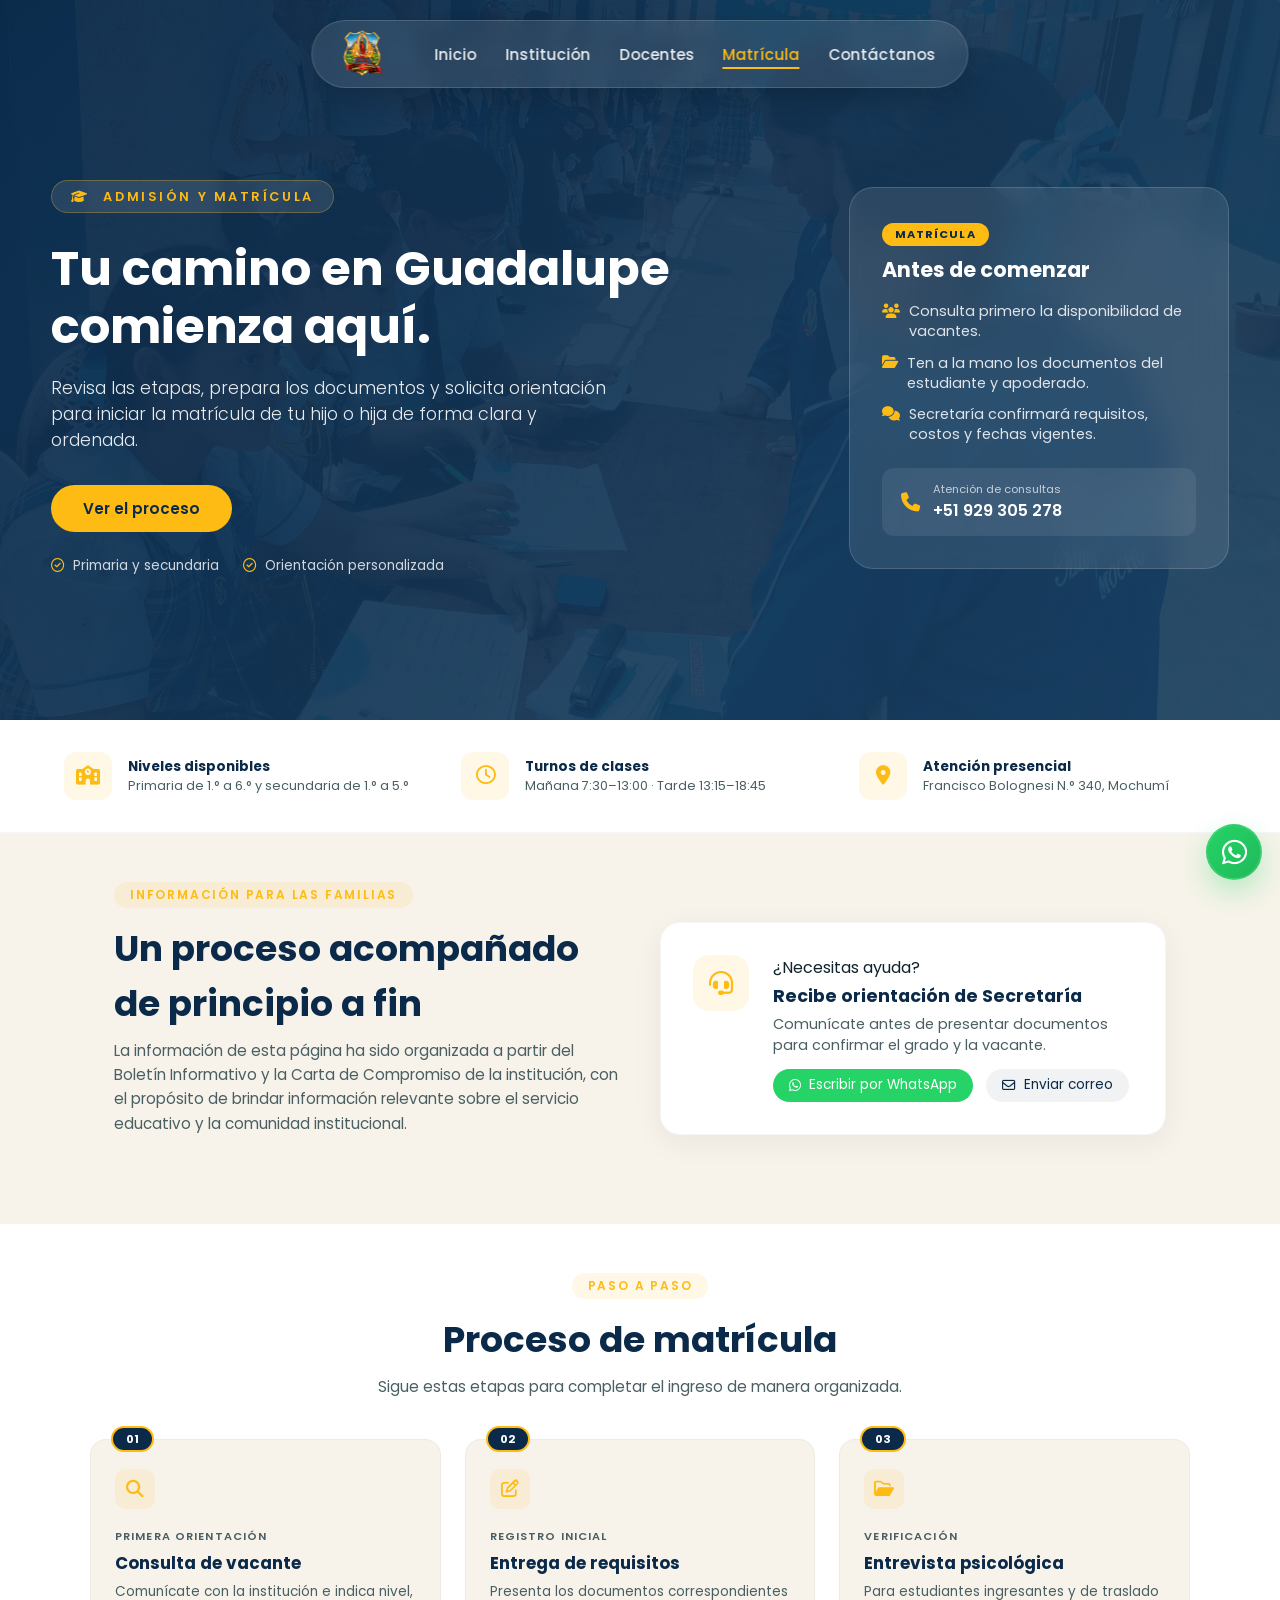
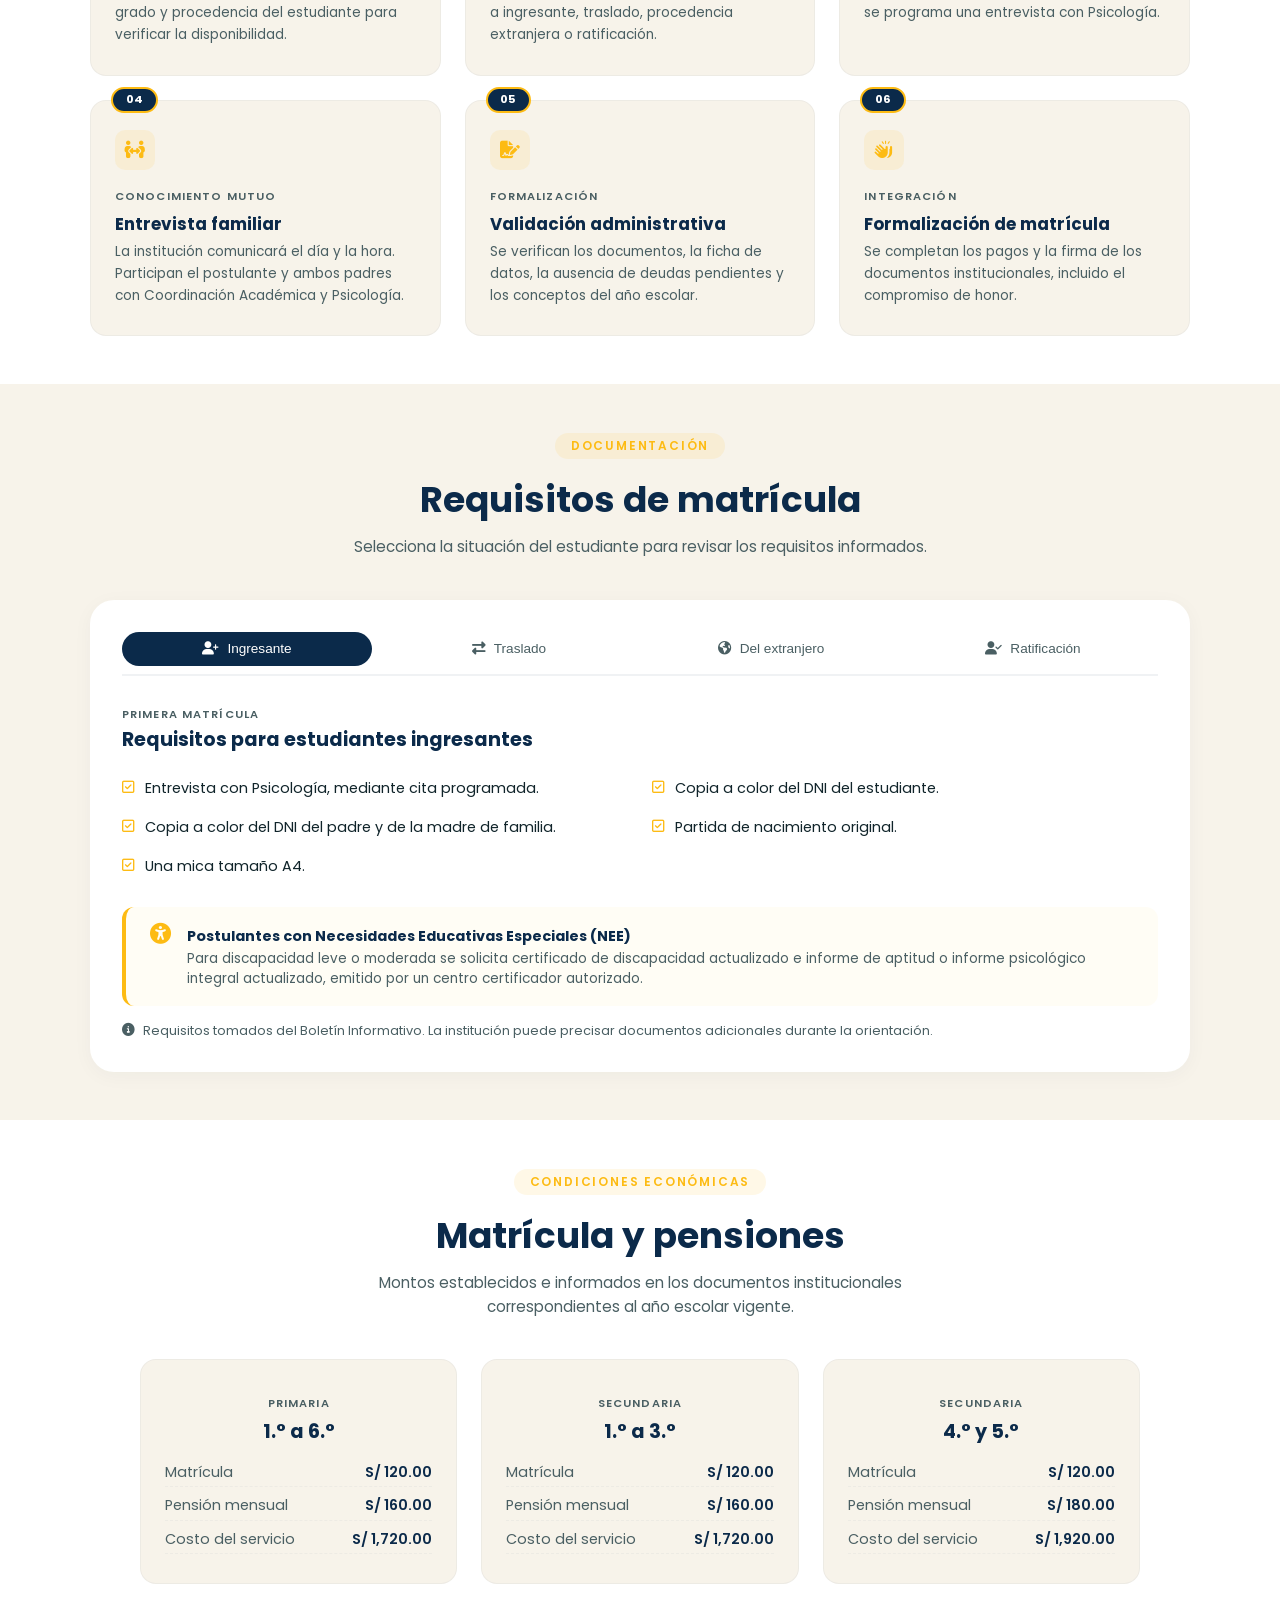
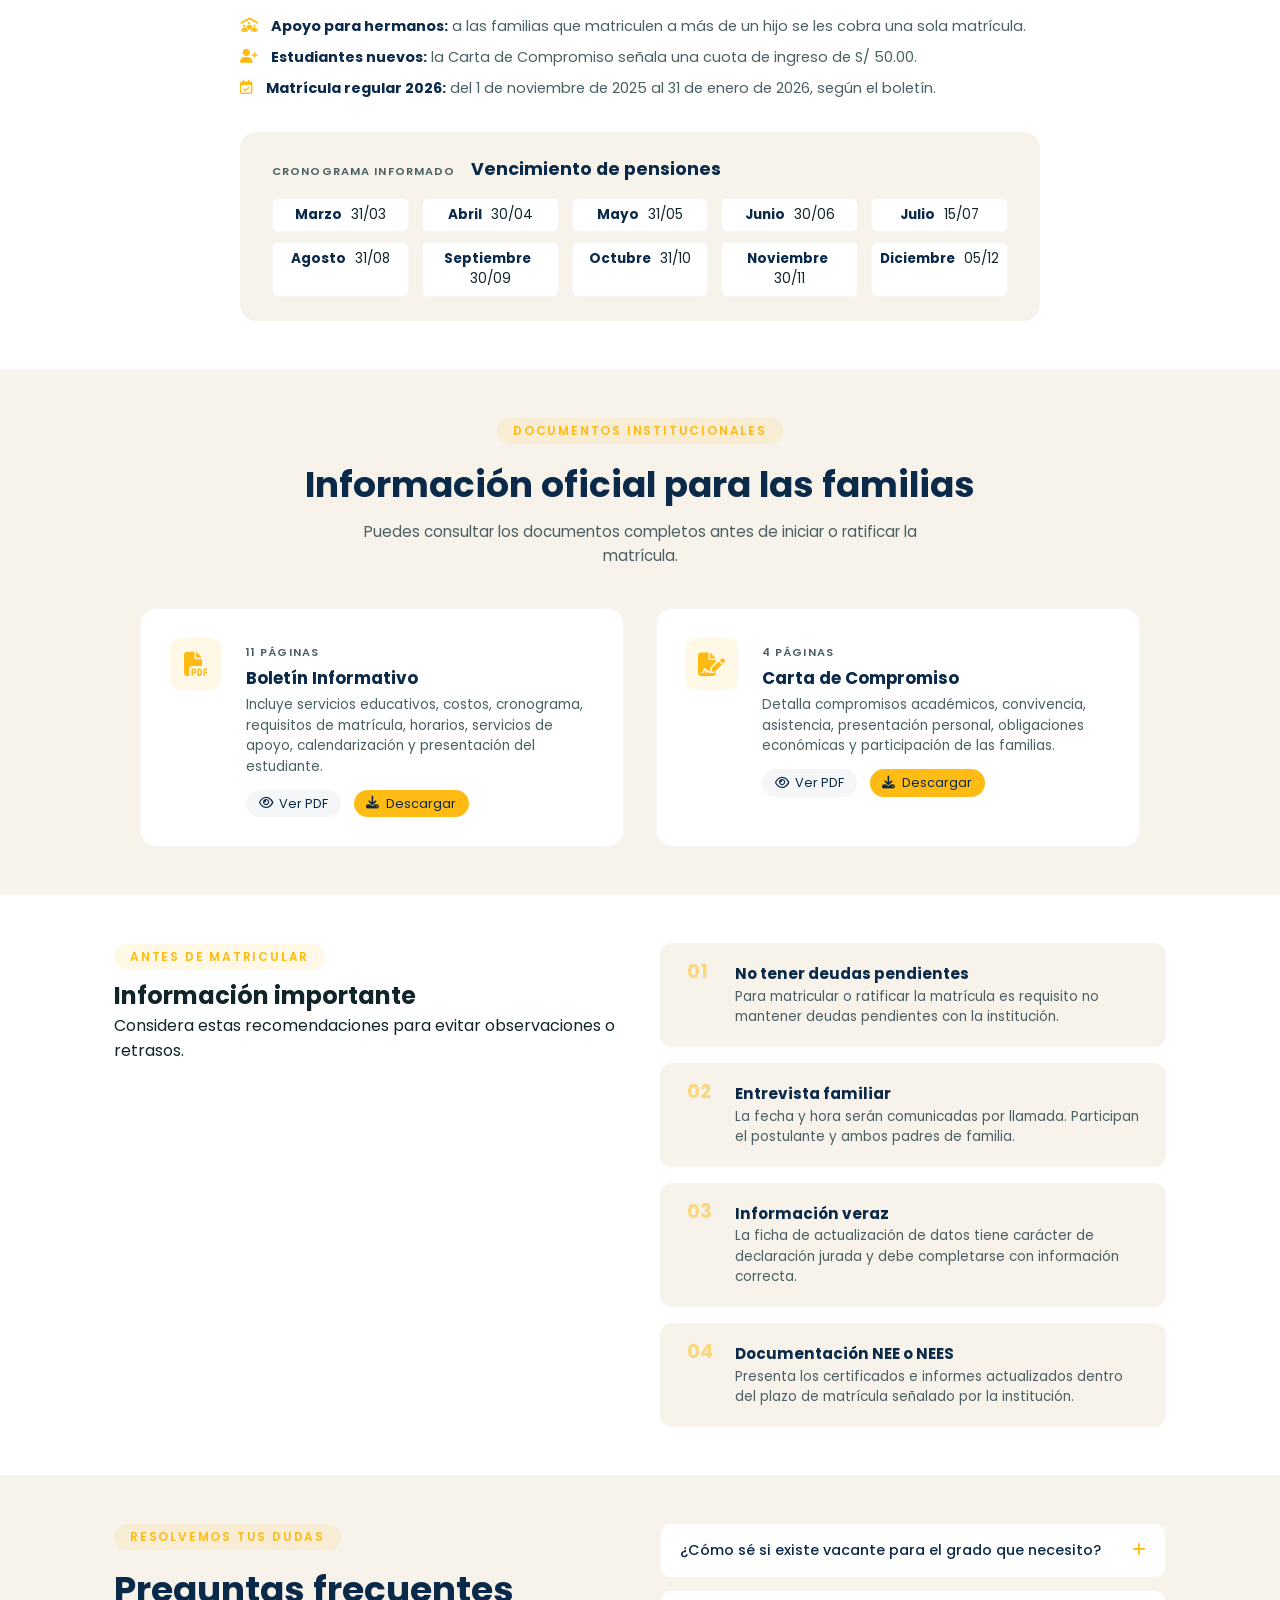
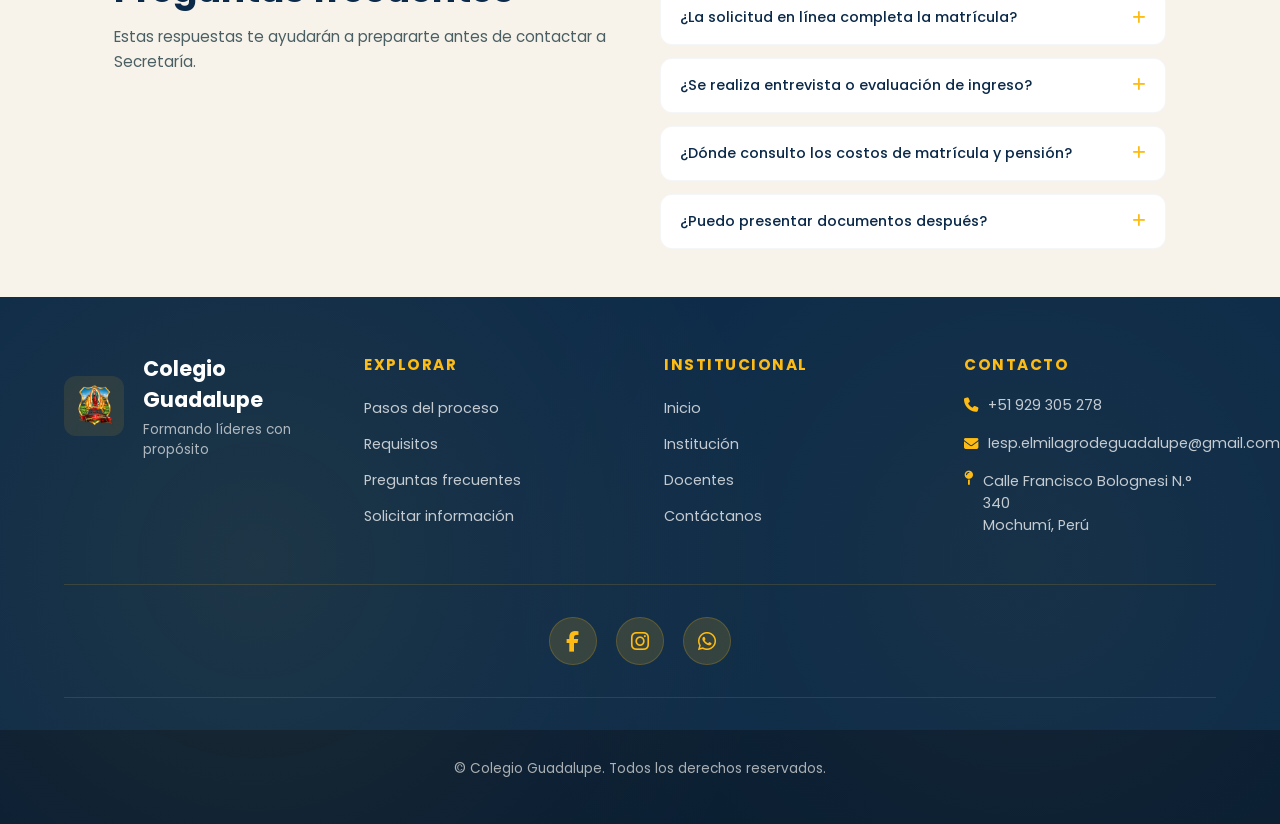
<file: PAGINAS/Matricula.html>
<!DOCTYPE html>

<html lang="es">

<head>
    <meta charset="utf-8" />
    <meta content="width=device-width, initial-scale=1.0" name="viewport" />
    <meta
        content="Conoce el proceso de matrícula del Colegio Guadalupe: etapas, requisitos, preguntas frecuentes y solicitud de información."
        name="description" />
    <title>Proceso de matrícula — Colegio Guadalupe</title>
    <link href="../Estilos_Html/Es_Matricula.css" rel="stylesheet" />
    <link href="https://fonts.googleapis.com" rel="preconnect" />
    <link crossorigin="" href="https://fonts.gstatic.com" rel="preconnect" />
    <link
        href="https://fonts.googleapis.com/css2?family=Poppins:wght@300;400;500;600;700&amp;family=Libre+Baskerville:wght@400;700&amp;display=swap"
        rel="stylesheet" />
    <link crossorigin="anonymous" href="https://cdnjs.cloudflare.com/ajax/libs/font-awesome/6.5.1/css/all.min.css"
        integrity="sha512-DTOQO9RWCH3ppGqcWaEA1BIZOC6xxalwEsw9c2QQeAIftl+Vegovlnee1c9QX4TctnWMn13TZye+giMm8e2LwA=="
        referrerpolicy="no-referrer" rel="stylesheet" />
    <link href="../IMG COLE/logo1.png" rel="icon" type="image/png" />
    <script defer src="../Animaciones/Es_matricula.js"></script>
</head>

<body>
    <div class="page">
        <header class="enrollment-hero" id="inicio">
            <nav aria-label="Navegación principal" class="top-nav">
                <a aria-label="Ir al inicio" class="brand" href="home.html#inicio">
                    <img alt="Colegio Guadalupe" src="../IMG COLE/logo1.png" />
                    <span class="brand-mobile">Colegio Guadalupe</span>
                </a>
                <button class="hamburger" aria-label="Menú">
                    <span></span>
                    <span></span>
                    <span></span>
                </button>
                <ul class="nav-links">
                    <li><a href="home.html#inicio">Inicio</a></li>
                    <li><a href="Institucion.html">Institución</a></li>
                    <li><a href="docentes.html">Docentes</a></li>
                    <li><a aria-current="page" class="active" href="Matricula.html">Matrícula</a></li>
                    <li><a href="Contactanos.html">Contáctanos</a></li>
                </ul>
            </nav>
            <div class="hero-inner">
                <div class="hero-copy">
                    <p class="eyebrow"><i class="fa-solid fa-graduation-cap"></i> Admisión y matrícula</p>
                    <h1>Tu camino en Guadalupe comienza aquí.</h1>
                    <p class="lead">
                        Revisa las etapas, prepara los documentos y solicita orientación para iniciar
                        la matrícula de tu hijo o hija de forma clara y ordenada.
                    </p>
                    <div class="hero-actions">
                        <a class="btn btn-primary" href="#proceso">Ver el proceso</a>
                    </div>
                    <div aria-label="Información destacada" class="hero-trust">
                        <span><i class="fa-regular fa-circle-check"></i> Primaria y secundaria</span>
                        <span><i class="fa-regular fa-circle-check"></i> Orientación personalizada</span>
                    </div>
                </div>
                <aside aria-label="Resumen del proceso" class="hero-card">
                    <span class="hero-card__tag">Matrícula</span>
                    <h2>Antes de comenzar</h2>
                    <ul>
                        <li><i class="fa-solid fa-users"></i><span>Consulta primero la disponibilidad de
                                vacantes.</span></li>
                        <li><i class="fa-solid fa-folder-open"></i><span>Ten a la mano los documentos del estudiante y
                                apoderado.</span></li>
                        <li><i class="fa-solid fa-comments"></i><span>Secretaría confirmará requisitos, costos y fechas
                                vigentes.</span></li>
                    </ul>
                    <a class="hero-card__contact">
                        <i class="fa-solid fa-phone"></i>
                        <span><small>Atención de consultas</small>+51 929 305 278</span>
                    </a>
                </aside>
            </div>
        </header>
        <main>
            <section aria-label="Datos de atención" class="quick-info">
                <div class="container quick-info__grid">
                    <article><span class="quick-info__icon"><i class="fa-solid fa-school"></i></span>
                        <div><strong>Niveles disponibles</strong><span>Primaria de 1.° a 6.° y secundaria de 1.° a
                                5.°</span></div>
                    </article>
                    <article><span class="quick-info__icon"><i class="fa-regular fa-clock"></i></span>
                        <div><strong>Turnos de clases</strong><span>Mañana 7:30–13:00 · Tarde 13:15–18:45</span></div>
                    </article>
                    <article><span class="quick-info__icon"><i class="fa-solid fa-location-dot"></i></span>
                        <div><strong>Atención presencial</strong><span>Francisco Bolognesi N.° 340, Mochumí</span></div>
                    </article>
                </div>
            </section>
            <section class="section intro-section">
                <div class="container intro-grid">
                    <div class="section-heading section-heading--left reveal">
                        <span class="section-kicker">Información para las familias</span>
                        <h2>Un proceso acompañado de principio a fin</h2>
                        <p>La información de esta página ha sido organizada a partir del Boletín Informativo y la Carta de Compromiso de la institución, con el propósito de brindar información relevante sobre el servicio educativo y la comunidad institucional.</p>
                    </div>
                    <div class="orientation-card reveal">
                        <div class="orientation-card__icon"><i class="fa-solid fa-headset"></i></div>
                        <div>
                            <span>¿Necesitas ayuda?</span>
                            <h3>Recibe orientación de Secretaría</h3>
                            <p>Comunícate antes de presentar documentos para confirmar el grado y la vacante.</p>
                            <div class="orientation-card__actions">
                                <a href="https://wa.me/51929305278?text=Hola%20Colegio%20Guadalupe%2C%20quisiera%20informaci%C3%B3n%20sobre%20el%20proceso%20de%20matr%C3%ADcula."
                                    rel="noopener noreferrer" target="_blank"><i class="fa-brands fa-whatsapp"></i>
                                    Escribir por WhatsApp</a>
                                <a
                                    href= "Contactanos.html"><i
                                        class="fa-regular fa-envelope"></i> Enviar correo</a>
                            </div>
                        </div>
                    </div>
                </div>
            </section>
            <section class="section process-section" id="proceso">
                <div class="container">
                    <div class="section-heading reveal">
                        <span class="section-kicker">Paso a paso</span>
                        <h2>Proceso de matrícula</h2>
                        <p>Sigue estas etapas para completar el ingreso de manera organizada.</p>
                    </div>
                    <div class="process-timeline">
                        <article class="process-step reveal">
                            <div class="step-number">01</div>
                            <div class="step-icon"><i class="fa-solid fa-magnifying-glass"></i></div>
                            <div class="step-content">
                                <span>Primera orientación</span>
                                <h3>Consulta de vacante</h3>
                                <p>Comunícate con la institución e indica nivel, grado y procedencia del estudiante para
                                    verificar la disponibilidad.</p>
                            </div>
                        </article>
                        <article class="process-step reveal">
                            <div class="step-number">02</div>
                            <div class="step-icon"><i class="fa-regular fa-pen-to-square"></i></div>
                            <div class="step-content">
                                <span>Registro inicial</span>
                                <h3>Entrega de requisitos</h3>
                                <p>Presenta los documentos correspondientes a ingresante, traslado, procedencia
                                    extranjera o ratificación.</p>
                            </div>
                        </article>
                        <article class="process-step reveal">
                            <div class="step-number">03</div>
                            <div class="step-icon"><i class="fa-regular fa-folder-open"></i></div>
                            <div class="step-content">
                                <span>Verificación</span>
                                <h3>Entrevista psicológica</h3>
                                <p>Para estudiantes ingresantes y de traslado se programa una entrevista con Psicología.
                                </p>
                            </div>
                        </article>
                        <article class="process-step reveal">
                            <div class="step-number">04</div>
                            <div class="step-icon"><i class="fa-solid fa-people-arrows"></i></div>
                            <div class="step-content">
                                <span>Conocimiento mutuo</span>
                                <h3>Entrevista familiar</h3>
                                <p>La institución comunicará el día y la hora. Participan el postulante y ambos padres
                                    con Coordinación Académica y Psicología.</p>
                            </div>
                        </article>
                        <article class="process-step reveal">
                            <div class="step-number">05</div>
                            <div class="step-icon"><i class="fa-solid fa-file-signature"></i></div>
                            <div class="step-content">
                                <span>Formalización</span>
                                <h3>Validación administrativa</h3>
                                <p>Se verifican los documentos, la ficha de datos, la ausencia de deudas pendientes y
                                    los conceptos del año escolar.</p>
                            </div>
                        </article>
                        <article class="process-step reveal">
                            <div class="step-number">06</div>
                            <div class="step-icon"><i class="fa-solid fa-hands-clapping"></i></div>
                            <div class="step-content">
                                <span>Integración</span>
                                <h3>Formalización de matrícula</h3>
                                <p>Se completan los pagos y la firma de los documentos institucionales, incluido el
                                    compromiso de honor.</p>
                            </div>
                        </article>
                    </div>
                </div>
            </section>
            <section class="section requirements-section" id="requisitos">
                <div class="container">
                    <div class="section-heading reveal">
                        <span class="section-kicker">Documentación</span>
                        <h2>Requisitos de matrícula</h2>
                        <p>Selecciona la situación del estudiante para revisar los requisitos informados.</p>
                    </div>
                    <div class="requirements-shell reveal">
                        <div aria-label="Tipos de matrícula" class="requirements-tabs" role="tablist">
                            <button aria-controls="panel-ingresante" aria-selected="true" class="requirement-tab active"
                                data-target="panel-ingresante" id="tab-ingresante" role="tab" type="button"><i
                                    class="fa-solid fa-user-plus"></i> Ingresante</button>
                            <button aria-controls="panel-traslado" aria-selected="false" class="requirement-tab"
                                data-target="panel-traslado" id="tab-traslado" role="tab" type="button"><i
                                    class="fa-solid fa-right-left"></i> Traslado</button>
                            <button aria-controls="panel-extranjero" aria-selected="false" class="requirement-tab"
                                data-target="panel-extranjero" id="tab-extranjero" role="tab" type="button"><i
                                    class="fa-solid fa-earth-americas"></i> Del extranjero</button>
                            <button aria-controls="panel-ratificacion" aria-selected="false" class="requirement-tab"
                                data-target="panel-ratificacion" id="tab-ratificacion" role="tab" type="button"><i
                                    class="fa-solid fa-user-check"></i> Ratificación</button>
                        </div>
                        <div class="requirements-content">
                            <div aria-labelledby="tab-ingresante" class="requirement-panel active" id="panel-ingresante"
                                role="tabpanel">
                                <div class="requirement-panel__header">
                                    <div><span>Primera matrícula</span>
                                        <h3>Requisitos para estudiantes ingresantes</h3>
                                    </div>
                                </div>
                                <div class="checklist-grid">
                                    <div class="checklist-item"><i
                                            class="fa-regular fa-square-check"></i><span>Entrevista con Psicología,
                                            mediante cita programada.</span></div>
                                    <div class="checklist-item"><i class="fa-regular fa-square-check"></i><span>Copia a
                                            color del DNI del estudiante.</span></div>
                                    <div class="checklist-item"><i class="fa-regular fa-square-check"></i><span>Copia a
                                            color del DNI del padre y de la madre de familia.</span></div>
                                    <div class="checklist-item"><i class="fa-regular fa-square-check"></i><span>Partida
                                            de nacimiento original.</span></div>
                                    <div class="checklist-item"><i class="fa-regular fa-square-check"></i><span>Una mica
                                            tamaño A4.</span></div>
                                </div>
                            </div>
                            <div aria-labelledby="tab-traslado" class="requirement-panel" hidden="" id="panel-traslado"
                                role="tabpanel">
                                <div class="requirement-panel__header">
                                    <div><span>Cambio de institución</span>
                                        <h3>Requisitos para estudiantes de traslado</h3>
                                    </div>
                                </div>
                                <div class="checklist-grid">
                                    <div class="checklist-item"><i
                                            class="fa-regular fa-square-check"></i><span>Entrevista con Psicología,
                                            mediante cita programada.</span></div>
                                    <div class="checklist-item"><i class="fa-regular fa-square-check"></i><span>Copias a
                                            color del DNI del estudiante y de los padres de familia.</span></div>
                                    <div class="checklist-item"><i class="fa-regular fa-square-check"></i><span>Ficha
                                            Única de Matrícula de la institución de procedencia, actualizada en
                                            SIAGIE.</span></div>
                                    <div class="checklist-item"><i
                                            class="fa-regular fa-square-check"></i><span>Constancia de no adeudo, cuando
                                            la institución de procedencia sea privada.</span></div>
                                    <div class="checklist-item"><i
                                            class="fa-regular fa-square-check"></i><span>Constancia de matrícula emitida
                                            por SIAGIE.</span></div>
                                    <div class="checklist-item"><i class="fa-regular fa-square-check"></i><span>Informe
                                            de progreso del estudiante 2025 o boleta de notas.</span></div>
                                    <div class="checklist-item"><i
                                            class="fa-regular fa-square-check"></i><span>Certificados de estudios de los
                                            grados anteriores.</span></div>
                                    <div class="checklist-item"><i
                                            class="fa-regular fa-square-check"></i><span>Certificado de conducta y una
                                            mica tamaño A4.</span></div>
                                </div>
                            </div>
                            <div aria-labelledby="tab-extranjero" class="requirement-panel" hidden=""
                                id="panel-extranjero" role="tabpanel">
                                <div class="requirement-panel__header">
                                    <div><span>Procedencia internacional</span>
                                        <h3>Requisitos para estudiantes provenientes del extranjero</h3>
                                    </div>
                                </div>
                                <div class="checklist-grid">
                                    <div class="checklist-item"><i
                                            class="fa-regular fa-square-check"></i><span>Presentar pasaporte, carné de
                                            extranjería o tarjeta de identidad del cuerpo diplomático.</span></div>
                                    <div class="checklist-item"><i class="fa-regular fa-square-check"></i><span>Una mica
                                            tamaño A4.</span></div>
                                    <div class="checklist-item"><i class="fa-solid fa-circle-info"></i><span>Secretaría
                                            indicará cualquier validación o documento adicional aplicable al grado
                                            solicitado.</span></div>
                                </div>
                            </div>
                            <div aria-labelledby="tab-ratificacion" class="requirement-panel" hidden=""
                                id="panel-ratificacion" role="tabpanel">
                                <div class="requirement-panel__header">
                                    <div><span>Estudiantes antiguos</span>
                                        <h3>Ratificación de matrícula</h3>
                                    </div>
                                </div>
                                <div class="checklist-grid">
                                    <div class="checklist-item"><i class="fa-regular fa-square-check"></i><span>No tener deudas pendientes por concepto de pensiones ni matrícula correspondientes al año escolar vigente.</span></div>
                                    <div class="checklist-item"><i
                                            class="fa-regular fa-square-check"></i><span>Completar de manera veraz la
                                            actualización de datos del estudiante y apoderado.</span></div>
                                    <div class="checklist-item"><i class="fa-regular fa-square-check"></i><span>Los
                                            estudiantes con NEE o NEES deben entregar copia legalizada del informe
                                            psicológico integral actualizado.</span></div>
                                    <div class="checklist-item"><i class="fa-regular fa-square-check"></i><span>Cumplir
                                            los acuerdos y compromisos académicos y de convivencia asumidos con la
                                            institución.</span></div>
                                </div>
                            </div>
                        </div>
                        <div class="special-needs-note">
                            <i class="fa-solid fa-universal-access"></i>
                            <div><strong>Postulantes con Necesidades Educativas Especiales (NEE)</strong>
                                <p>Para discapacidad leve o moderada se solicita certificado de discapacidad actualizado
                                    e informe de aptitud o informe psicológico integral actualizado, emitido por un
                                    centro certificador autorizado.</p>
                            </div>
                        </div>
                        <p class="requirements-note"><i class="fa-solid fa-circle-info"></i> Requisitos tomados del
                            Boletín Informativo. La institución puede precisar documentos adicionales durante la
                            orientación.</p>
                    </div>
                </div>
            </section>
            <section class="section fees-section" id="costos-2026">
                <div class="container">
                    <div class="section-heading reveal">
                        <span class="section-kicker">Condiciones económicas</span>
                        <h2>Matrícula y pensiones</h2>
                        <p>Montos establecidos e informados en los documentos institucionales correspondientes al año escolar vigente.</p>
                    </div>
                    <div class="fees-grid">
                        <article class="fee-card reveal"><span>Primaria</span>
                            <h3>1.° a 6.°</h3>
                            <dl>
                                <div>
                                    <dt>Matrícula</dt>
                                    <dd>S/ 120.00</dd>
                                </div>
                                <div>
                                    <dt>Pensión mensual</dt>
                                    <dd>S/ 160.00</dd>
                                </div>
                                <div>
                                    <dt>Costo del servicio</dt>
                                    <dd>S/ 1,720.00</dd>
                                </div>
                            </dl>
                        </article>
                        <article class="fee-card reveal"><span>Secundaria</span>
                            <h3>1.° a 3.°</h3>
                            <dl>
                                <div>
                                    <dt>Matrícula</dt>
                                    <dd>S/ 120.00</dd>
                                </div>
                                <div>
                                    <dt>Pensión mensual</dt>
                                    <dd>S/ 160.00</dd>
                                </div>
                                <div>
                                    <dt>Costo del servicio</dt>
                                    <dd>S/ 1,720.00</dd>
                                </div>
                            </dl>
                        </article>
                        <article class="fee-card reveal"><span>Secundaria</span>
                            <h3>4.° y 5.°</h3>
                            <dl>
                                <div>
                                    <dt>Matrícula</dt>
                                    <dd>S/ 120.00</dd>
                                </div>
                                <div>
                                    <dt>Pensión mensual</dt>
                                    <dd>S/ 180.00</dd>
                                </div>
                                <div>
                                    <dt>Costo del servicio</dt>
                                    <dd>S/ 1,920.00</dd>
                                </div>
                            </dl>
                        </article>
                    </div>
                    <div class="fees-notes reveal">
                        <p><i class="fa-solid fa-people-roof"></i><span><strong>Apoyo para hermanos:</strong> a las
                                familias que matriculen a más de un hijo se les cobra una sola matrícula.</span></p>
                        <p><i class="fa-solid fa-user-plus"></i><span><strong>Estudiantes nuevos:</strong> la Carta de
                                Compromiso señala una cuota de ingreso de S/ 50.00.</span></p>
                        <p><i class="fa-regular fa-calendar-check"></i><span><strong>Matrícula regular 2026:</strong>
                                del 1 de noviembre de 2025 al 31 de enero de 2026, según el boletín.</span></p>
                    </div>
                    <div class="payment-calendar reveal">
                        <div class="payment-calendar__heading"><span>Cronograma informado</span>
                            <h3>Vencimiento de pensiones</h3>
                        </div>
                        <div class="payment-months">
                            <span><strong>Marzo</strong> 31/03</span>
                            <span><strong>Abril</strong> 30/04</span>
                            <span><strong>Mayo</strong> 31/05</span>
                            <span><strong>Junio</strong> 30/06</span>
                            <span><strong>Julio</strong> 15/07</span>
                            <span><strong>Agosto</strong> 31/08</span>
                            <span><strong>Septiembre</strong> 30/09</span>
                            <span><strong>Octubre</strong> 31/10</span>
                            <span><strong>Noviembre</strong> 30/11</span>
                            <span><strong>Diciembre</strong> 05/12</span>
                        </div>
                    </div>
                </div>
            </section>
            <section class="section official-documents" id="documentos-2026">
                <div class="container">
                    <div class="section-heading reveal">
                        <span class="section-kicker">Documentos institucionales</span>
                        <h2>Información oficial para las familias</h2>
                        <p>Puedes consultar los documentos completos antes de iniciar o ratificar la matrícula.</p>
                    </div>
                    <div class="documents-grid">
                        <article class="document-card reveal">
                            <div class="document-card__icon"><i class="fa-solid fa-file-pdf"></i></div>
                            <div><span>11 páginas</span>
                                <h3>Boletín Informativo</h3>
                                <p>Incluye servicios educativos, costos, cronograma, requisitos de matrícula, horarios,
                                    servicios de apoyo, calendarización y presentación del estudiante.</p>
                                <div class="document-card__actions"><a href="../DOCUMENTOS/Boletin_Informativo_2026.pdf"
                                        rel="noopener" target="_blank"><i class="fa-regular fa-eye"></i> Ver PDF</a><a
                                        download="" href="../DOCUMENTOS/Boletin_Informativo_2026.pdf"><i
                                            class="fa-solid fa-download"></i> Descargar</a></div>
                            </div>
                        </article>
                        <article class="document-card reveal">
                            <div class="document-card__icon"><i class="fa-solid fa-file-signature"></i></div>
                            <div><span>4 páginas</span>
                                <h3>Carta de Compromiso</h3>
                                <p>Detalla compromisos académicos, convivencia, asistencia, presentación personal,
                                    obligaciones económicas y participación de las familias.</p>
                                <div class="document-card__actions"><a href="../DOCUMENTOS/Compromiso_de_Honor_2026.pdf"
                                        rel="noopener" target="_blank"><i class="fa-regular fa-eye"></i> Ver PDF</a><a
                                        download="" href="../DOCUMENTOS/Compromiso_de_Honor_2026.pdf"><i
                                            class="fa-solid fa-download"></i> Descargar</a></div>
                            </div>
                        </article>
                    </div>
                </div>
            </section>
            
            <section class="section important-section">
                <div class="container important-grid">
                    <div class="important-copy reveal">
                        <span class="section-kicker">Antes de matricular</span>
                        <h2>Información importante</h2>
                        <p>Considera estas recomendaciones para evitar observaciones o retrasos.</p>
                    </div>
                    <div class="important-list">
                        <article class="important-item reveal"><span>01</span>
                            <div>
                                <h3>No tener deudas pendientes</h3>
                                <p>Para matricular o ratificar la matrícula es requisito no mantener deudas pendientes
                                    con la institución.</p>
                            </div>
                        </article>
                        <article class="important-item reveal"><span>02</span>
                            <div>
                                <h3>Entrevista familiar</h3>
                                <p>La fecha y hora serán comunicadas por llamada. Participan el postulante y ambos
                                    padres de familia.</p>
                            </div>
                        </article>
                        <article class="important-item reveal"><span>03</span>
                            <div>
                                <h3>Información veraz</h3>
                                <p>La ficha de actualización de datos tiene carácter de declaración jurada y debe
                                    completarse con información correcta.</p>
                            </div>
                        </article>
                        <article class="important-item reveal"><span>04</span>
                            <div>
                                <h3>Documentación NEE o NEES</h3>
                                <p>Presenta los certificados e informes actualizados dentro del plazo de matrícula
                                    señalado por la institución.</p>
                            </div>
                        </article>
                    </div>
                </div>
            </section>
            <section class="section faq-section" id="preguntas">
                <div class="container faq-grid">
                    <div class="section-heading section-heading--left reveal">
                        <span class="section-kicker">Resolvemos tus dudas</span>
                        <h2>Preguntas frecuentes</h2>
                        <p>Estas respuestas te ayudarán a prepararte antes de contactar a Secretaría.</p>
                    </div>
                    <div class="faq-list reveal">
                        <article class="faq-item">
                            <button aria-expanded="false" type="button"><span>¿Cómo sé si existe vacante para el grado
                                    que necesito?</span><i class="fa-solid fa-plus"></i></button>
                            <div class="faq-answer">
                                <p>Comunícate por teléfono, WhatsApp, correo o completa el formulario de esta página
                                    indicando nivel y grado. Secretaría verificará la disponibilidad.</p>
                            </div>
                        </article>
                        <article class="faq-item">
                            <button aria-expanded="false" type="button"><span>¿La solicitud en línea completa la
                                    matrícula?</span><i class="fa-solid fa-plus"></i></button>
                            <div class="faq-answer">
                                <p>No. La solicitud sirve para registrar tu interés. La matrícula queda formalizada
                                    después de validar los documentos, aceptar los compromisos y completar las
                                    indicaciones administrativas.</p>
                            </div>
                        </article>
                        <article class="faq-item">
                            <button aria-expanded="false" type="button"><span>¿Se realiza entrevista o evaluación de
                                    ingreso?</span><i class="fa-solid fa-plus"></i></button>
                            <div class="faq-answer">
                                <p>Sí. Los ingresantes y estudiantes de traslado tienen entrevista con Psicología.
                                    Además, se coordina una entrevista familiar con el postulante y ambos padres.</p>
                            </div>
                        </article>
                        <article class="faq-item">
                            <button aria-expanded="false" type="button"><span>¿Dónde consulto los costos de matrícula y
                                    pensión?</span><i class="fa-solid fa-plus"></i></button>
                            <div class="faq-answer">
                                <p>La matrícula es S/ 120.00. La pensión mensual es S/ 160.00 en primaria y
                                    secundaria de 1.° a 3.°, y S/ 180.00 en secundaria de 4.° y 5.°. Revisa también el
                                    boletín y la carta de compromiso.</p>
                            </div>
                        </article>
                        <article class="faq-item">
                            <button aria-expanded="false" type="button"><span>¿Puedo presentar documentos
                                    después?</span><i class="fa-solid fa-plus"></i></button>
                            <div class="faq-answer">
                                <p>Los documentos y plazos deben coordinarse con Secretaría. Para estudiantes con NEE o
                                    NEES, el informe psicológico actualizado debe entregarse como máximo dentro del
                                    plazo de matrícula regular.</p>
                            </div>
                        </article>
                    </div>
                </div>
            </section>

            
            <footer class="footer">
                <div class="footer-content">
                    <div class="footer-top">
                        <div class="footer-brand-section">
                            <div class="footer-brand">
                                <img src="../IMG COLE/logo1.png" alt="Colegio Guadalupe" />
                                <div>
                                    <h3>Colegio Guadalupe</h3>
                                    <p class="footer-tagline">Formando líderes con propósito</p>
                                </div>
                            </div>
                        </div>
                        <div class="footer-section">
                            <h4>Explorar</h4>
                            <ul class="footer-links">
                                <li><a href="#proceso">Pasos del proceso</a></li>
                                <li><a href="#requisitos">Requisitos</a></li>
                                <li><a href="#preguntas">Preguntas frecuentes</a></li>
                                <li><a href="#solicitud">Solicitar información</a></li>
                            </ul>
                        </div>
                        <div class="footer-section">
                            <h4>Institucional</h4>
                            <ul class="footer-links">
                                <li><a href="home.html">Inicio</a></li>
                                <li><a href="Institucion.html">Institución</a></li>
                                <li><a href="docentes.html">Docentes</a></li>
                                <li><a href="Contactanos.html">Contáctanos</a></li>
                            </ul>
                        </div>
                        <div class="footer-section">
                            <h4>Contacto</h4>
                            <div class="footer-contact">
                                <p><a class="contact-link"><i class="fa-solid fa-phone"></i>+51 929 305 278</a></p>
                                <p><a class="contact-link"><i
                                            class="fa-solid fa-envelope"></i>Iesp.elmilagrodeguadalupe@gmail.com</a></p>
                                <p class="contact-address"><i class="fa-solid fa-map-pin"></i><span>Calle Francisco
                                        Bolognesi N.° 340<br />Mochumí, Perú</span></p>
                            </div>
                        </div>
                    </div>
                    <div class="footer-mid">
                        <div class="footer-social">
                            <a aria-label="Facebook" class="social-icon"
                                href="https://web.facebook.com/pierluggiraul.inonancastillo.7" rel="noopener noreferrer"
                                target="_blank"><i class="fa-brands fa-facebook-f"></i></a>
                            <a aria-label="Instagram" class="social-icon"
                                href="https://www.instagram.com/iep.elmilagrodeguadalupe/" rel="noopener noreferrer"
                                target="_blank"><i class="fa-brands fa-instagram"></i></a>
                            
                            <a aria-label="WhatsApp" class="social-icon" href="https://wa.me/51929305278"
                                rel="noopener noreferrer" target="_blank"><i class="fa-brands fa-whatsapp"></i></a>
                        </div>
                    </div>
                </div>
                <div class="footer-bottom">
                    <p>© Colegio Guadalupe. Todos los derechos reservados.</p>
                </div>
            </footer>
    </div>
    <a aria-label="Consultar matrícula por WhatsApp" class="whatsapp-bubble"
        href="https://wa.me/51929305278?text=Hola%20Colegio%20Guadalupe%2C%20quisiera%20informaci%C3%B3n%20sobre%20el%20proceso%20de%20matr%C3%ADcula."
        rel="noopener noreferrer" target="_blank">
        <i class="fa-brands fa-whatsapp"></i><span>Consultar matrícula</span>
    </a>
</body>

</html>
</file>
<file: Estilos_Html/Es_Contactanos.css>
/* ===== Es_Contactanos.css ===== */
/* Estilos para la página de contacto */

:root {
    --blue-dark: #0B2A4A;
    --blue-medium: #1A3F5F;
    --gold-primary: #FDBB13;
    --gold-light: #FFD966;
    --sand: #f7f3ea;
    --text-dark: #10242a;
    --text-muted: #4a5f63;
    --card-bg: rgba(255, 255, 255, 0.95);
    --transition: all 0.3s cubic-bezier(0.25, 0.46, 0.45, 0.94);
    font-size: 16px;
}

* {
    box-sizing: border-box;
}

body {
    margin: 0;
    font-family: "Poppins", "Segoe UI", sans-serif;
    background: linear-gradient(180deg, #ebf3ff 0%, #fefefe 55%, #f7f3ea 100%);
    color: var(--text-dark);
    overflow-x: hidden;
}

.page {
    min-height: 100vh;
    display: flex;
    flex-direction: column;
}

/* ===== HERO SECTION ===== */
.contact-hero {
    position: relative;
    min-height: 70vh;
    padding-top: 100px;
    padding-left: clamp(1.5rem, 4vw, 5rem);
    padding-right: clamp(1.5rem, 4vw, 5rem);
    padding-bottom: 4rem;
    background: linear-gradient(135deg, rgba(11, 42, 74, 0.95) 0%, rgba(26, 63, 95, 0.9) 100%), url('https://images.unsplash.com/photo-1519389950473-47ba0277781c?auto=format&fit=crop&w=1600&q=80') center/cover no-repeat;
    color: #fff;
    overflow: hidden;
    display: flex;
    flex-direction: column;
    justify-content: center;
}

/* ===== TOP NAV ===== */
.top-nav {
    position: absolute;
    top: 20px;
    left: 50%;
    transform: translateX(-50%);
    z-index: 1000;
    display: flex;
    align-items: center;
    justify-content: center;
    gap: 3rem;
    background: rgba(255, 255, 255, 0.1);
    backdrop-filter: blur(10px);
    padding: 0.5rem 2rem 0.5rem 1.5rem;
    border-radius: 999px;
    border: 1px solid rgba(255, 255, 255, 0.15);
    box-shadow: 0 10px 30px rgba(0, 0, 0, 0.2);
    transition: var(--transition);
}

.top-nav:hover {
    background: rgba(255, 255, 255, 0.15);
    border-color: rgba(255, 255, 255, 0.25);
}

.brand {
    display: flex;
    align-items: center;
    text-decoration: none;
    color: white;
    font-weight: 600;
    font-size: 1.2rem;
    gap: 0.5rem;
    margin-right: 0;
}

.brand img {
    height: 50px;
    width: auto;
    border-radius: 8px;
    transition: var(--transition);
}

.brand:hover img {
    transform: scale(1.05);
}

.nav-links {
    display: flex;
    list-style: none;
    gap: 1.8rem;
    align-items: center;
    margin: 0;
    padding: 0;
}

.nav-links a {
    text-decoration: none;
    color: rgba(255, 255, 255, 0.9);
    font-weight: 500;
    font-size: 0.95rem;
    padding: 0.3rem 0;
    position: relative;
    transition: var(--transition);
}

.nav-links a::after {
    content: '';
    position: absolute;
    bottom: 0;
    left: 0;
    width: 0;
    height: 2px;
    background: var(--gold-primary);
    transition: width 0.3s ease;
}

.nav-links a:hover {
    color: white;
}

.nav-links a:hover::after {
    width: 100%;
}

.has-dropdown {
    position: relative;
}

.dropdown {
    position: absolute;
    top: 115%;
    left: 0;
    background: rgba(11, 42, 74, 0.95);
    backdrop-filter: blur(10px);
    padding: 0.8rem 0;
    border-radius: 16px;
    min-width: 200px;
    box-shadow: 0 15px 30px rgba(0, 0, 0, 0.3);
    display: none;
    list-style: none;
    border: 1px solid rgba(255, 255, 255, 0.1);
    z-index: 100;
}

.dropdown li a {
    display: block;
    padding: 0.6rem 1.5rem;
    color: rgba(255, 255, 255, 0.8);
    font-size: 0.9rem;
}

.dropdown li a:hover {
    background: rgba(253, 187, 19, 0.2);
    color: white;
}

.has-dropdown:hover .dropdown {
    display: block;
    animation: fadeInDown 0.3s ease;
}

/* ===== HERO CONTENT ===== */
.hero-content {
    display: flex;
    align-items: center;
    min-height: calc(70vh - 100px);
    width: 100%;
    position: relative;
    z-index: 2;
}

.hero-content > div {
    max-width: 700px;
    margin: 0;
    text-align: left;
    animation: fadeInUp 0.8s ease-out;
}

.eyebrow {
    color: var(--gold-primary);
    text-transform: uppercase;
    letter-spacing: 0.2em;
    font-size: 0.8rem;
    display: inline-block;
    background: rgba(255, 255, 255, 0.1);
    backdrop-filter: blur(5px);
    padding: 0.4rem 1.2rem;
    border-radius: 999px;
    border: 1px solid rgba(253, 187, 19, 0.3);
    margin-bottom: 1.2rem;
    font-weight: 600;
}

.hero-content h1 {
    font-size: clamp(2rem, 5vw, 3.2rem);
    margin: 0.5rem 0 1.2rem;
    color: #fff;
    line-height: 1.2;
    text-align: left;
}

.highlight {
    color: var(--gold-primary);
    position: relative;
    display: inline-block;
}

.hero-content .lead {
    color: rgba(255, 255, 255, 0.9);
    max-width: 36rem;
    font-size: 1.1rem;
    margin-bottom: 2rem;
    text-align: left;
    margin-left: 0;
}

.hero-scroll-indicator {
    position: absolute;
    bottom: 2rem;
    left: 50%;
    transform: translateX(-50%);
    display: flex;
    flex-direction: column;
    align-items: center;
    gap: 0.5rem;
    color: rgba(255, 255, 255, 0.7);
    font-size: 0.9rem;
    animation: bounce 2s infinite;
    z-index: 2;
}

.hero-scroll-indicator i {
    font-size: 1.2rem;
}

/* ===== CONTENEDOR PRINCIPAL ===== */
.contact-page {
    padding: 5rem 0;
    flex: 1;
}

.container {
    max-width: 1200px;
    margin: 0 auto;
    padding: 0 clamp(1.5rem, 4vw, 3rem);
}

/* ===== GRID DE CONTACTO ===== */
.contact-grid {
    display: grid;
    grid-template-columns: 1fr 1.2fr;
    gap: 3rem;
    align-items: start;
}

/* ===== COLUMNA IZQUIERDA - INFORMACIÓN ===== */
.contact-info {
    background: linear-gradient(135deg, #ffffff 0%, #f9fbff 100%);
    border-radius: 2rem;
    padding: 2.5rem;
    box-shadow: 0 20px 40px rgba(11, 42, 74, 0.1);
    border: 1px solid rgba(11, 42, 74, 0.1);
    animation: fadeInUp 0.8s ease-out;
}

.info-header {
    margin-bottom: 2.5rem;
}

.info-tag {
    display: inline-block;
    color: var(--gold-primary);
    text-transform: uppercase;
    letter-spacing: 0.2em;
    font-size: 0.75rem;
    font-weight: 600;
    margin-bottom: 0.5rem;
}

.info-header h2 {
    font-size: 2rem;
    color: var(--blue-dark);
    margin: 0 0 1rem;
    font-weight: 700;
}

.info-decoration {
    width: 60px;
    height: 3px;
    background: linear-gradient(90deg, var(--gold-primary), var(--blue-dark));
    border-radius: 3px;
}

.info-cards {
    display: flex;
    flex-direction: column;
    gap: 1.5rem;
    margin-bottom: 2.5rem;
}

.info-card {
    display: flex;
    gap: 1.2rem;
    padding: 1.2rem;
    background: linear-gradient(135deg, rgba(255,255,255,0.5) 0%, rgba(255,255,255,0.8) 100%);
    border-radius: 1.2rem;
    border: 1px solid rgba(11, 42, 74, 0.08);
    transition: var(--transition);
}

.info-card:hover {
    transform: translateY(-3px);
    box-shadow: 0 10px 25px rgba(11, 42, 74, 0.1);
    border-color: rgba(253, 187, 19, 0.2);
}

.info-icon {
    width: 50px;
    height: 50px;
    background: linear-gradient(135deg, rgba(11, 42, 74, 0.05) 0%, rgba(253, 187, 19, 0.05) 100%);
    border-radius: 1rem;
    display: flex;
    align-items: center;
    justify-content: center;
    flex-shrink: 0;
    transition: var(--transition);
}

.info-card:hover .info-icon {
    background: linear-gradient(135deg, var(--blue-dark) 0%, var(--blue-medium) 100%);
}

.info-icon i {
    font-size: 1.5rem;
    color: var(--blue-dark);
    transition: var(--transition);
}

.info-card:hover .info-icon i {
    color: var(--gold-primary);
}

.info-details h3 {
    font-size: 1.1rem;
    color: var(--blue-dark);
    margin: 0 0 0.3rem;
    font-weight: 600;
}

.info-details p {
    margin: 0;
    color: var(--text-dark);
    font-size: 0.95rem;
}

.info-details a {
    color: var(--blue-dark);
    text-decoration: none;
    transition: color 0.3s ease;
}

.info-details a:hover {
    color: var(--gold-primary);
}

.info-note {
    font-size: 0.8rem !important;
    color: var(--text-muted) !important;
    margin-top: 0.3rem !important;
}

/* ===== SECCIÓN DE REDES SOCIALES ===== */
.social-section {
    text-align: center;
}

.social-section h3 {
    font-size: 1.1rem;
    color: var(--blue-dark);
    margin: 0 0 1.2rem;
    font-weight: 600;
}

.social-grid {
    display: flex;
    justify-content: center;
    gap: 1rem;
}

.social-link {
    width: 50px;
    height: 50px;
    border-radius: 50%;
    display: flex;
    align-items: center;
    justify-content: center;
    background: linear-gradient(135deg, rgba(11, 42, 74, 0.05) 0%, rgba(253, 187, 19, 0.05) 100%);
    color: var(--blue-dark);
    font-size: 1.3rem;
    transition: var(--transition);
    border: 1px solid rgba(11, 42, 74, 0.1);
}

.social-link:hover {
    background: linear-gradient(135deg, var(--blue-dark) 0%, var(--blue-medium) 100%);
    color: var(--gold-primary);
    transform: translateY(-5px);
    box-shadow: 0 10px 20px rgba(11, 42, 74, 0.15);
}

/* ===== COLUMNA DERECHA - FORMULARIO ===== */
.contact-form-wrapper {
    background: linear-gradient(135deg, #ffffff 0%, #f9fbff 100%);
    border-radius: 2rem;
    padding: 2.5rem;
    box-shadow: 0 20px 40px rgba(11, 42, 74, 0.1);
    border: 1px solid rgba(11, 42, 74, 0.1);
    animation: fadeInUp 0.8s ease-out 0.2s both;
}

.form-header {
    text-align: center;
    margin-bottom: 2rem;
}

.form-header h3 {
    font-size: 1.5rem;
    color: var(--blue-dark);
    margin: 0 0 0.5rem;
    font-weight: 700;
}

.form-header p {
    color: var(--text-muted);
    font-size: 0.95rem;
    margin: 0;
}

/* ===== FORMULARIO ===== */
.contact-form-modern {
    display: flex;
    flex-direction: column;
    gap: 1.5rem;
}

.form-group {
    display: flex;
    flex-direction: column;
    gap: 0.5rem;
}

.form-group label {
    font-size: 0.9rem;
    font-weight: 600;
    color: var(--blue-dark);
    margin-left: 0.5rem;
}

.input-wrapper, .textarea-wrapper {
    position: relative;
    display: flex;
    align-items: center;
}

.input-wrapper i, .textarea-wrapper i {
    position: absolute;
    left: 1rem;
    color: var(--gold-primary);
    font-size: 1rem;
    transition: var(--transition);
    z-index: 1;
}

.input-wrapper input, .textarea-wrapper textarea {
    width: 100%;
    padding: 0.9rem 1rem 0.9rem 2.8rem;
    border: 2px solid rgba(11, 42, 74, 0.1);
    border-radius: 1rem;
    font-family: "Poppins", sans-serif;
    font-size: 0.95rem;
    transition: var(--transition);
    background: rgba(255, 255, 255, 0.9);
}

.textarea-wrapper textarea {
    resize: vertical;
    min-height: 120px;
    padding-top: 0.9rem;
}

.input-wrapper input:focus, .textarea-wrapper textarea:focus {
    outline: none;
    border-color: var(--gold-primary);
    box-shadow: 0 0 0 4px rgba(253, 187, 19, 0.1);
}

.input-wrapper input::placeholder, .textarea-wrapper textarea::placeholder {
    color: rgba(74, 95, 99, 0.5);
    font-size: 0.9rem;
}

.form-note {
    display: flex;
    align-items: center;
    gap: 0.5rem;
    background: rgba(253, 187, 19, 0.05);
    padding: 0.8rem 1.2rem;
    border-radius: 999px;
    font-size: 0.85rem;
    color: var(--text-muted);
    border: 1px solid rgba(253, 187, 19, 0.1);
}

.form-note i {
    color: var(--gold-primary);
    font-size: 1rem;
}

.form-alert {
    background: #fee2e2;
    color: #b91c1c;
    padding: 0.8rem 1.2rem;
    border-radius: 999px;
    font-size: 0.85rem;
    text-align: center;
    border: 1px solid #fecaca;
}

.submit-btn {
    display: flex;
    align-items: center;
    justify-content: center;
    gap: 0.8rem;
    background: linear-gradient(135deg, var(--blue-dark) 0%, var(--blue-medium) 100%);
    color: white;
    border: none;
    padding: 1rem 2rem;
    border-radius: 999px;
    font-size: 1rem;
    font-weight: 600;
    cursor: pointer;
    transition: var(--transition);
    margin-top: 0.5rem;
    border: 1px solid rgba(255, 255, 255, 0.1);
}

.submit-btn i {
    transition: transform 0.3s ease;
}

.submit-btn:hover {
    background: linear-gradient(135deg, var(--blue-medium) 0%, var(--blue-dark) 100%);
    transform: translateY(-3px);
    box-shadow: 0 15px 30px rgba(11, 42, 74, 0.2);
}

.submit-btn:hover i {
    transform: translateX(5px);
}

.submit-btn:active {
    transform: translateY(-1px);
}

/* ===== FOOTER ===== */
.footer {
    margin-top: auto;
    background: var(--blue-dark);
    color: #f1f5ff;
    position: relative;
    overflow: hidden;
}

.footer::before {
    content: '';
    position: absolute;
    inset: 0;
    background: radial-gradient(circle at 20% 50%, rgba(253, 187, 19, 0.08) 0%, transparent 50%), radial-gradient(circle at 80% 50%, rgba(253, 187, 19, 0.05) 0%, transparent 50%);
    pointer-events: none;
}

.footer-content {
    position: relative;
    z-index: 1;
    padding: 3.5rem clamp(1.5rem, 5vw, 4rem) 2rem;
}

.footer-top {
    display: grid;
    grid-template-columns: repeat(auto-fit, minmax(240px, 1fr));
    gap: 2.5rem 3rem;
    margin-bottom: 3rem;
    max-width: 1400px;
    margin-left: auto;
    margin-right: auto;
}

.footer-brand {
    display: flex;
    gap: 1.2rem;
    align-items: center;
}

.footer-brand img {
    width: 60px;
    height: 60px;
    border-radius: 12px;
    background: rgba(253, 187, 19, 0.1);
    padding: 0.5rem;
    transition: all 0.3s ease;
}

.footer-brand:hover img {
    transform: scale(1.1);
    background: rgba(253, 187, 19, 0.2);
}

.footer-brand h3 {
    margin: 0;
    font-size: 1.3rem;
    color: #ffffff;
    font-weight: 700;
}

.footer-tagline {
    margin: 0.3rem 0 0;
    color: rgba(255, 255, 255, 0.65);
    font-size: 0.85rem;
}

.footer-section h4 {
    margin: 0 0 1.2rem;
    font-size: 0.95rem;
    font-weight: 700;
    color: var(--gold-primary);
    text-transform: uppercase;
    letter-spacing: 0.1em;
}

.footer-links {
    list-style: none;
    padding: 0;
    margin: 0;
    display: flex;
    flex-direction: column;
    gap: 0.7rem;
}

.footer-links a {
    color: rgba(255, 255, 255, 0.75);
    text-decoration: none;
    font-size: 0.9rem;
    transition: all 0.3s ease;
    position: relative;
}

.footer-links a::before {
    content: '';
    width: 0;
    height: 2px;
    background: var(--gold-primary);
    position: absolute;
    bottom: -2px;
    left: 0;
    transition: width 0.3s ease;
}

.footer-links a:hover {
    color: #ffffff;
}

.footer-links a:hover::before {
    width: 100%;
}

.footer-contact {
    display: flex;
    flex-direction: column;
    gap: 1rem;
}

.footer-contact p {
    margin: 0;
    font-size: 0.9rem;
    color: rgba(255, 255, 255, 0.75);
    line-height: 1.5;
}

.contact-link {
    color: rgba(255, 255, 255, 0.75);
    text-decoration: none;
    transition: all 0.3s ease;
    display: inline-flex;
    align-items: center;
    gap: 0.6rem;
}

.contact-link i {
    color: var(--gold-primary);
}

.contact-link:hover {
    color: #ffffff;
}

.contact-address {
    display: flex;
    gap: 0.6rem;
    line-height: 1.6;
}

.contact-address i {
    color: var(--gold-primary);
}

.footer-mid {
    border-top: 1px solid rgba(253, 187, 19, 0.15);
    border-bottom: 1px solid rgba(253, 187, 19, 0.15);
    padding: 2rem 0;
    margin: 0 auto;
    max-width: 1400px;
}

.footer-social {
    display: flex;
    justify-content: center;
    gap: 1.2rem;
    flex-wrap: wrap;
}

.social-icon {
    width: 48px;
    height: 48px;
    display: inline-flex;
    align-items: center;
    justify-content: center;
    border-radius: 50%;
    background: rgba(253, 187, 19, 0.15);
    color: var(--gold-primary);
    text-decoration: none;
    transition: all 0.3s cubic-bezier(0.23, 1, 0.32, 1);
    border: 1px solid rgba(253, 187, 19, 0.2);
}

.social-icon i {
    font-size: 1.3rem;
}

.social-icon:hover {
    background: rgba(253, 187, 19, 0.3);
    color: #ffffff;
    transform: translateY(-4px);
    border-color: var(--gold-primary);
    box-shadow: 0 8px 20px rgba(253, 187, 19, 0.25);
}

.footer-bottom {
    background: rgba(0, 0, 0, 0.3);
    padding: 1.8rem clamp(1.5rem, 5vw, 4rem);
    text-align: center;
}

.footer-bottom p {
    margin: 0 0 1rem;
    color: rgba(255, 255, 255, 0.65);
    font-size: 0.85rem;
}

.footer-links-bottom {
    display: flex;
    justify-content: center;
    gap: 2rem;
    flex-wrap: wrap;
}

.footer-links-bottom a {
    color: rgba(255, 255, 255, 0.65);
    text-decoration: none;
    font-size: 0.85rem;
    transition: color 0.3s ease;
    position: relative;
}

.footer-links-bottom a::after {
    content: '';
    position: absolute;
    bottom: -2px;
    left: 0;
    width: 0;
    height: 1px;
    background: var(--gold-primary);
    transition: width 0.3s ease;
}

.footer-links-bottom a:hover {
    color: #ffffff;
}

.footer-links-bottom a:hover::after {
    width: 100%;
}

/* ===== WHATSAPP BUBBLE ===== */
.whatsapp-bubble {
    position: fixed;
    bottom: 20px;
    right: 18px;
    width: 56px;
    height: 56px;
    display: flex;
    align-items: center;
    justify-content: center;
    border-radius: 50%;
    background: linear-gradient(135deg, #25d366 0%, #20ba5a 100%);
    color: #fff;
    text-decoration: none;
    box-shadow: 0 12px 28px rgba(37, 211, 102, 0.3);
    transition: all 0.3s cubic-bezier(0.23, 1, 0.32, 1);
    z-index: 900;
    border: 2px solid rgba(255, 255, 255, 0.1);
}

.whatsapp-bubble i {
    font-size: 1.8rem;
}

.whatsapp-bubble span {
    display: none;
}

.whatsapp-bubble:hover {
    transform: translateY(-4px) scale(1.1);
    box-shadow: 0 16px 40px rgba(37, 211, 102, 0.4);
}

/* ===== ANIMACIONES ===== */
@keyframes fadeInUp {
    from { opacity: 0; transform: translateY(20px); }
    to { opacity: 1; transform: translateY(0); }
}

@keyframes fadeInDown {
    from { opacity: 0; transform: translateY(-10px); }
    to { opacity: 1; transform: translateY(0); }
}

@keyframes bounce {
    0%, 20%, 50%, 80%, 100% { transform: translateX(-50%) translateY(0); }
    40% { transform: translateX(-50%) translateY(-10px); }
    60% { transform: translateX(-50%) translateY(-5px); }
}

html {
    scroll-behavior: smooth;
}

/* ============================================================ */
/* ===== MENÚ HAMBURGUESA Y ANIMACIONES UNIFICADO ===== */
/* ============================================================ */

/* --- Fade In al hacer scroll --- */
.reveal-hidden {
    opacity: 0;
    transform: translateY(40px) scale(0.97);
    transition: opacity 0.7s cubic-bezier(0.25, 1, 0.3, 1),
                transform 0.7s cubic-bezier(0.25, 1, 0.3, 1);
}

.reveal-visible {
    opacity: 1 !important;
    transform: translateY(0) scale(1) !important;
}

/* Retrasos escalonados */
.info-card:nth-child(1) { transition-delay: 0.05s; }
.info-card:nth-child(2) { transition-delay: 0.15s; }
.info-card:nth-child(3) { transition-delay: 0.25s; }

.social-link:nth-child(1) { transition-delay: 0.05s; }
.social-link:nth-child(2) { transition-delay: 0.10s; }
.social-link:nth-child(3) { transition-delay: 0.15s; }
.social-link:nth-child(4) { transition-delay: 0.20s; }

/* --- Menú hamburguesa --- */
.hamburger,
.brand-mobile {
    display: none !important;
}

@media (max-width: 768px) {
    .brand-mobile {
        display: inline-block !important;
        font-size: 0.85rem;
        font-weight: 600;
        color: #ffffff;
        letter-spacing: 0.05em;
    }

    .hamburger { 
        display: flex !important; 
        flex-direction: column;
        justify-content: space-between;
        width: 30px;
        height: 21px;
        background: transparent;
        border: none;
        cursor: pointer;
        padding: 0;
        z-index: 1001;
    }

    .hamburger span {
        display: block;
        width: 100%;
        height: 3px;
        background-color: #ffffff;
        border-radius: 3px;
        transition: transform 0.4s cubic-bezier(0.16, 1, 0.3, 1), 
                    opacity 0.3s ease;
        transform-origin: center;
    }

    .hamburger.active span:nth-child(1) {
        transform: translateY(9px) rotate(45deg);
    }

    .hamburger.active span:nth-child(2) {
        opacity: 0;
        transform: scaleX(0);
    }

    .hamburger.active span:nth-child(3) {
        transform: translateY(-9px) rotate(-45deg);
    }

    .top-nav,
    .top-nav:hover {
        background: none !important;
        background-color: transparent !important;
        backdrop-filter: none !important;
        -webkit-backdrop-filter: none !important;
        border: none !important;
        box-shadow: none !important;
        flex-wrap: wrap;
        justify-content: space-between;
        align-items: center;
        padding: 0.4rem 1rem;
        border-radius: 0;
        top: 12px;
        width: 100%;
        position: absolute;
        left: 50%;
        transform: translateX(-50%);
    }

    .nav-links {
        display: flex !important;
        flex-direction: column;
        width: 100%;
        background: rgba(11, 42, 74, 0.96) !important;
        backdrop-filter: blur(12px);
        -webkit-backdrop-filter: blur(12px);
        padding: 0;
        max-height: 0;
        opacity: 0;
        overflow: hidden;
        border-radius: 16px;
        margin-top: 0.8rem;
        gap: 0.2rem;
        border: 1px solid rgba(255, 255, 255, 0.08) !important;
        box-shadow: 0 12px 30px rgba(0, 0, 0, 0.35);
        transition: max-height 0.45s cubic-bezier(0.25, 1, 0.5, 1),
                    opacity 0.35s ease,
                    padding 0.45s ease;
    }

    .nav-links.open {
        max-height: 380px;
        opacity: 1;
        padding: 1rem 0;
    }

    .nav-links a {
        padding: 0.5rem 1rem;
        font-size: 0.8rem !important;
        text-align: center;
        width: 100%;
        color: rgba(255, 255, 255, 0.9) !important;
        transition: background 0.3s ease, color 0.3s ease;
    }

    .nav-links a:hover {
        background: rgba(253, 187, 19, 0.15);
        color: #fdbb13 !important;
    }

    .has-dropdown .dropdown {
        position: static;
        background: rgba(255, 255, 255, 0.05);
        border-radius: 12px;
        margin: 0.3rem 0.5rem;
    }

    .hero-content > div {
        text-align: center !important;
    }
    .hero-content > div .eyebrow,
    .hero-content > div h1,
    .hero-content > div .lead {
        text-align: center !important;
        margin-left: auto !important;
        margin-right: auto !important;
    }

    .hero-scroll-indicator {
        display: none;
    }
}

@media (max-width: 968px) {
    .top-nav {
        gap: 1rem;
        padding: 0.4rem 1.2rem;
        width: 95%;
    }
    .nav-links {
        gap: 1rem;
    }
    .nav-links a {
        font-size: 0.8rem;
    }
    .contact-grid {
        grid-template-columns: 1fr;
        gap: 2rem;
    }

    .contact-info,
    .contact-form-wrapper {
        width: 100%;
        max-width: 100%;
        min-width: 0;
    }
}

@media (max-width: 600px) {
    .top-nav {
        padding: 0.3rem 0.8rem;
        gap: 0.5rem;
    }
    .brand img {
        height: 40px;
    }

    .hero {
        min-height: 80vh;
        padding-top: 90px;
        padding-left: 1rem;
        padding-right: 1rem;
    }
    .hero h1 {
        font-size: 1.6rem;
    }
    .lead {
        font-size: 0.8rem;
    }
    .btn {
        padding: 0.5rem 1rem;
        font-size: 0.75rem;
    }

    .container {
        padding: 0 0.8rem;
    }

    .contact-page {
        padding: 3rem 0 4rem;
    }

    .contact-info,
    .contact-form-wrapper {
        padding: 1.5rem;
        border-radius: 1.4rem;
    }

    .contact-grid {
        gap: 1.5rem;
    }

    .form-header h3 {
        font-size: 1.25rem;
    }

    .form-header p,
    .info-details p,
    .info-note {
        font-size: 0.9rem;
    }

    .contact-form-modern {
        gap: 1rem;
    }

    .input-wrapper input,
    .textarea-wrapper textarea {
        font-size: 0.9rem;
        padding-left: 2.6rem;
    }

    .submit-btn {
        width: 100%;
    }

    .values-grid {
        grid-template-columns: 1fr;
        max-width: 350px;
        margin-left: auto;
        margin-right: auto;
    }

    .section-heading h2 {
        font-size: 1.4rem;
    }

    .footer-top {
        grid-template-columns: 1fr;
        gap: 1.2rem;
    }
    .footer-brand {
        justify-content: center;
        flex-direction: column;
        text-align: center;
    }
    .footer-section h4 {
        text-align: center;
    }
    .footer-links {
        align-items: center;
    }
    .footer-contact {
        align-items: center;
    }
    .footer-social {
        gap: 0.8rem;
    }
    .social-icon {
        width: 40px;
        height: 40px;
    }
    .social-icon i {
        font-size: 1.1rem;
    }
    .footer-links-bottom {
        gap: 1rem;
    }

    .whatsapp-bubble {
        width: 44px;
        height: 44px;
        right: 10px;
        bottom: 10px;
    }
    .whatsapp-bubble i {
        font-size: 1.2rem;
    }

    .director-card {
        max-width: 100%;
    }
    .director-photo {
        width: 100px;
        height: 100px;
    }

    .identity-card {
        padding: 1.5rem;
    }
    .identity-card__top {
        flex-direction: column;
        text-align: center;
    }
    .identity-icon {
        width: 56px;
        height: 56px;
        font-size: 1.3rem;
    }
}
/* ============================================================ */
/* ===== MENÚ HAMBURGUESA Y ACTIVE (HEREDADO DE MATRICULA) ===== */
/* ============================================================ */

.nav-links a.active {
    color: var(--gold-primary) !important;
}

.nav-links a.active::after {
    width: 100% !important;
    background: var(--gold-primary) !important;
}

.hamburger,
.brand-mobile {
    display: none !important;
}

@media (max-width: 768px) {
    .brand-mobile {
        display: inline-block !important;
        font-size: 0.85rem;
        font-weight: 600;
        color: #ffffff;
        letter-spacing: 0.05em;
    }

    .hamburger { 
        display: flex !important; 
        flex-direction: column;
        justify-content: space-between;
        width: 30px;
        height: 21px;
        background: transparent;
        border: none;
        cursor: pointer;
        padding: 0;
        z-index: 1001;
    }

    .hamburger span {
        display: block;
        width: 100%;
        height: 3px;
        background-color: #ffffff;
        border-radius: 3px;
        transition: transform 0.4s cubic-bezier(0.16, 1, 0.3, 1), 
                    opacity 0.3s ease;
        transform-origin: center;
    }

    .hamburger.active span:nth-child(1) {
        transform: translateY(9px) rotate(45deg);
    }

    .hamburger.active span:nth-child(2) {
        opacity: 0;
        transform: scaleX(0);
    }

    .hamburger.active span:nth-child(3) {
        transform: translateY(-9px) rotate(-45deg);
    }

    .top-nav,
    .top-nav:hover {
        background: none !important;
        background-color: transparent !important;
        backdrop-filter: none !important;
        -webkit-backdrop-filter: none !important;
        border: none !important;
        box-shadow: none !important;
        flex-wrap: wrap;
        justify-content: space-between;
        align-items: center;
        padding: 0.4rem 1rem;
        border-radius: 0;
        top: 12px;
        width: 100%;
        position: absolute;
        left: 50%;
        transform: translateX(-50%);
    }

    .nav-links {
        display: flex !important;
        flex-direction: column;
        width: 100%;
        background: rgba(11, 42, 74, 0.96) !important;
        backdrop-filter: blur(12px);
        -webkit-backdrop-filter: blur(12px);
        padding: 0;
        max-height: 0;
        opacity: 0;
        overflow: hidden;
        border-radius: 16px;
        margin-top: 0.8rem;
        gap: 0.2rem;
        border: 1px solid rgba(255, 255, 255, 0.08) !important;
        box-shadow: 0 12px 30px rgba(0, 0, 0, 0.35);
        transition: max-height 0.45s cubic-bezier(0.25, 1, 0.5, 1),
                    opacity 0.35s ease,
                    padding 0.45s ease;
    }

    .nav-links.open {
        max-height: 380px;
        opacity: 1;
        padding: 1rem 0;
    }

    .nav-links a {
        padding: 0.5rem 1rem;
        font-size: 0.8rem !important;
        text-align: center;
        width: 100%;
        color: rgba(255, 255, 255, 0.9) !important;
        transition: background 0.3s ease, color 0.3s ease;
    }

    .nav-links a:hover {
        background: rgba(253, 187, 19, 0.15);
        color: #fdbb13 !important;
    }

    .nav-links a.active {
        color: var(--gold-primary) !important;
    }

    .has-dropdown .dropdown {
        position: static;
        background: rgba(255, 255, 255, 0.05);
        border-radius: 12px;
        margin: 0.3rem 0.5rem;
    }

    .hero-content > div {
        text-align: center !important;
    }
    .hero-content > div .eyebrow,
    .hero-content > div h1,
    .hero-content > div .lead {
        text-align: center !important;
        margin-left: auto !important;
        margin-right: auto !important;
    }

    .hero-scroll-indicator {
        display: none;
    }
}
</file>
<file: Estilos_Html/Es_docentes.css>
/* ===== Es_docentes.css ===== */
/* Estilos para la página de docentes */

:root {
    --blue-dark: #0B2A4A;
    --blue-medium: #1A3F5F;
    --gold-primary: #FDBB13;
    --gold-light: #FFD966;
    --sand: #f7f3ea;
    --text-dark: #10242a;
    --text-muted: #4a5f63;
    --card-bg: rgba(255, 255, 255, 0.95);
    --transition: all 0.3s cubic-bezier(0.25, 0.46, 0.45, 0.94);
    font-size: 16px;
}

* {
    box-sizing: border-box;
}

body {
    margin: 0;
    font-family: "Poppins", "Segoe UI", sans-serif;
    background: linear-gradient(180deg, #ebf3ff 0%, #fefefe 55%, #f7f3ea 100%);
    color: var(--text-dark);
}

.page {
    min-height: 100vh;
    display: flex;
    flex-direction: column;
}

.anchor {
    display: block;
    position: relative;
    top: -80px;
    height: 0;
    visibility: hidden;
}

/* ===== HERO ===== */
.hero {
    position: relative;
    min-height: 60vh;
    padding-top: 100px;
    padding-left: clamp(1.5rem, 4vw, 5rem);
    padding-right: clamp(1.5rem, 4vw, 5rem);
    padding-bottom: 4rem;
    background: linear-gradient(135deg, rgba(11, 42, 74, 0.86) 0%, rgba(26, 63, 95, 0.82) 100%), url('../IMG COLE/Profesores_Guadalupe.jfif') center/cover no-repeat;
    color: #fff;
    overflow: hidden;
}

/* ===== TOP NAV ===== */
.top-nav {
    position: absolute;
    top: 20px;
    left: 50%;
    transform: translateX(-50%);
    z-index: 1000;
    display: flex;
    align-items: center;
    justify-content: center;
    gap: 3rem;
    background: rgba(255, 255, 255, 0.1);
    backdrop-filter: blur(10px);
    padding: 0.5rem 2rem 0.5rem 1.5rem;
    border-radius: 999px;
    border: 1px solid rgba(255, 255, 255, 0.15);
    box-shadow: 0 10px 30px rgba(0, 0, 0, 0.2);
    transition: var(--transition);
}

.top-nav:hover {
    background: rgba(255, 255, 255, 0.15);
    border-color: rgba(255, 255, 255, 0.25);
}

.brand {
    display: flex;
    align-items: center;
    text-decoration: none;
    color: white;
    font-weight: 600;
    font-size: 1.2rem;
    gap: 0.5rem;
    margin-right: 0;
}

.brand img {
    height: 50px;
    width: auto;
    border-radius: 8px;
    transition: var(--transition);
}

.brand:hover img {
    transform: scale(1.05);
}

.nav-links {
    display: flex;
    list-style: none;
    gap: 1.8rem;
    align-items: center;
    margin: 0;
    padding: 0;
}

.nav-links a {
    text-decoration: none;
    color: rgba(255, 255, 255, 0.9);
    font-weight: 500;
    font-size: 0.95rem;
    padding: 0.3rem 0;
    position: relative;
    transition: var(--transition);
}

.nav-links a::after {
    content: '';
    position: absolute;
    bottom: 0;
    left: 0;
    width: 0;
    height: 2px;
    background: var(--gold-primary);
    transition: width 0.3s ease;
}

.nav-links a:hover {
    color: white;
}

.nav-links a:hover::after {
    width: 100%;
}

.has-dropdown {
    position: relative;
}

.dropdown {
    position: absolute;
    top: 115%;
    left: 0;
    background: rgba(11, 42, 74, 0.95);
    backdrop-filter: blur(10px);
    padding: 0.8rem 0;
    border-radius: 16px;
    min-width: 200px;
    box-shadow: 0 15px 30px rgba(0, 0, 0, 0.3);
    display: none;
    list-style: none;
    border: 1px solid rgba(255, 255, 255, 0.1);
    z-index: 100;
}

.dropdown li a {
    display: block;
    padding: 0.6rem 1.5rem;
    color: rgba(255, 255, 255, 0.8);
    font-size: 0.9rem;
}

.dropdown li a:hover {
    background: rgba(253, 187, 19, 0.2);
    color: white;
}

.has-dropdown:hover .dropdown {
    display: block;
    animation: fadeInDown 0.3s ease;
}

/* ===== HERO CONTENT ===== */
.hero-content {
    display: flex;
    align-items: center;
    min-height: calc(60vh - 100px);
    width: 100%;
    animation: fadeInUp 0.8s ease-out;
}

.hero-content > div {
    max-width: 800px;
}

.eyebrow {
    color: var(--gold-primary);
    text-transform: uppercase;
    letter-spacing: 0.2em;
    font-size: 0.8rem;
    display: inline-block;
    background: rgba(255, 255, 255, 0.1);
    backdrop-filter: blur(5px);
    padding: 0.4rem 1.2rem;
    border-radius: 999px;
    border: 1px solid rgba(253, 187, 19, 0.3);
    margin-bottom: 1.2rem;
    font-weight: 600;
}

.hero h1 {
    font-size: clamp(2rem, 5vw, 3rem);
    margin: 0.5rem 0 1.2rem;
    color: #fff;
    line-height: 1.2;
}

.lead {
    color: rgba(255, 255, 255, 0.9);
    max-width: 36rem;
    font-size: 1.1rem;
    margin-bottom: 2rem;
}

.hero-actions {
    display: flex;
    gap: 1rem;
    flex-wrap: wrap;
}

.btn {
    border: none;
    padding: 0.75rem 1.8rem;
    border-radius: 999px;
    font-weight: 600;
    cursor: pointer;
    transition: transform 0.2s ease, box-shadow 0.2s ease, background 0.2s ease;
    font-size: 0.95rem;
}

.btn.primary {
    background: var(--gold-primary);
    color: var(--blue-dark);
    box-shadow: 0 8px 20px rgba(253, 187, 19, 0.25);
}

.btn.primary:hover {
    transform: translateY(-2px);
    background: var(--gold-light);
    box-shadow: 0 12px 25px rgba(253, 187, 19, 0.35);
}

.btn.ghost {
    background: transparent;
    border: 1.5px solid rgba(255, 255, 255, 0.5);
    color: #fff;
}

.btn.ghost:hover {
    background: rgba(255, 255, 255, 0.1);
    border-color: var(--gold-primary);
    transform: translateY(-2px);
}

/* ===== SECCIÓN PRINCIPAL ===== */
.section {
    padding: 4rem 0;
}

.container {
    max-width: 1400px;
    margin: 0 auto;
    padding: 0 clamp(1.5rem, 4vw, 3rem);
}

.section-heading {
    text-align: center;
    margin-bottom: 3rem;
}

.section-heading h2 {
    font-size: clamp(1.8rem, 4vw, 2.5rem);
    margin: 0 0 1rem;
    color: var(--blue-dark);
    font-weight: 700;
}

.section-heading p {
    font-size: 1rem;
    color: var(--text-muted);
    max-width: 620px;
    margin: 0 auto;
    line-height: 1.6;
}

/* ===== CATEGORÍAS DE EQUIPO ===== */
.team-overview {
    background: linear-gradient(180deg, #ffffff 0%, #f5f9ff 100%);
}

.team-category {
    margin-top: 2.5rem;
    padding: 2rem;
    border-radius: 1.4rem;
    background: linear-gradient(135deg, #ffffff 0%, #f9fbff 100%);
    border: 1px solid rgba(11, 42, 74, 0.08);
    box-shadow: 0 10px 30px rgba(11, 42, 74, 0.05);
    transition: var(--transition);
}

.team-category:hover {
    box-shadow: 0 20px 40px rgba(11, 42, 74, 0.1);
}

.team-category-header {
    display: flex;
    justify-content: space-between;
    align-items: flex-start;
    gap: 1.5rem;
    flex-wrap: wrap;
    margin-bottom: 2rem;
}

.section-kicker {
    text-transform: uppercase;
    letter-spacing: 0.15em;
    color: var(--gold-primary);
    font-weight: 700;
    font-size: 0.8rem;
    margin: 0 0 0.5rem;
}

.team-category-header h3 {
    font-size: 1.8rem;
    color: var(--blue-dark);
    margin: 0 0 0.5rem;
    font-weight: 600;
}

.team-badges {
    display: flex;
    gap: 0.6rem;
    flex-wrap: wrap;
}

.team-badge {
    display: inline-flex;
    align-items: center;
    padding: 0.45rem 1rem;
    border-radius: 999px;
    font-weight: 600;
    font-size: 0.8rem;
    background: rgba(253, 187, 19, 0.1);
    color: var(--blue-dark);
    border: 1px solid rgba(253, 187, 19, 0.3);
}

/* ===== GRID DE TARJETAS ===== */
.team-grid {
    display: grid;
    grid-template-columns: repeat(auto-fit, minmax(280px, 1fr));
    gap: 1.5rem;
}

/* ===== TARJETA DE DOCENTE ===== */
.team-card {
    padding: 1.8rem;
    border-radius: 1.2rem;
    background: #ffffff;
    border: 1px solid rgba(11, 42, 74, 0.1);
    box-shadow: 0 8px 20px rgba(11, 42, 74, 0.05);
    transition: all 0.4s cubic-bezier(0.23, 1, 0.32, 1);
    position: relative;
    overflow: hidden;
}

.team-card::before {
    content: '';
    position: absolute;
    top: 0;
    left: 0;
    width: 4px;
    height: 0;
    background: var(--gold-primary);
    transition: height 0.4s ease;
    z-index: 1;
}

.team-card:hover {
    transform: translateY(-8px);
    border-color: rgba(253, 187, 19, 0.3);
    box-shadow: 0 20px 40px rgba(11, 42, 74, 0.15);
}

.team-card:hover::before {
    height: 100%;
}

.team-icon {
    width: 3.5rem;
    height: 3.5rem;
    display: flex;
    align-items: center;
    justify-content: center;
    border-radius: 1rem;
    background: linear-gradient(135deg, rgba(11, 42, 74, 0.05) 0%, rgba(253, 187, 19, 0.05) 100%);
    margin-bottom: 1.2rem;
    transition: var(--transition);
}

.team-card:hover .team-icon {
    background: linear-gradient(135deg, var(--blue-dark) 0%, var(--blue-medium) 100%);
    transform: scale(1.1);
}

.team-icon i {
    color: var(--blue-dark);
    font-size: 1.6rem;
    transition: var(--transition);
}

.team-card:hover .team-icon i {
    color: var(--gold-primary);
}

.team-card h4 {
    margin: 0 0 0.4rem;
    color: var(--blue-dark);
    font-size: 1.2rem;
    font-weight: 700;
    line-height: 1.3;
}

.team-role {
    margin: 0 0 0.6rem;
    color: var(--gold-primary);
    font-weight: 600;
    font-size: 0.9rem;
}

.team-focus {
    margin: 0;
    color: var(--text-muted);
    line-height: 1.5;
    font-size: 0.9rem;
    border-top: 1px solid rgba(11, 42, 74, 0.1);
    padding-top: 0.8rem;
}

/* ===== FOOTER ===== */
.footer {
    margin-top: auto;
    background: var(--blue-dark);
    color: #f1f5ff;
    position: relative;
    overflow: hidden;
}

.footer::before {
    content: '';
    position: absolute;
    inset: 0;
    background: radial-gradient(circle at 20% 50%, rgba(253, 187, 19, 0.08) 0%, transparent 50%), radial-gradient(circle at 80% 50%, rgba(253, 187, 19, 0.05) 0%, transparent 50%);
    pointer-events: none;
}

.footer-content {
    position: relative;
    z-index: 1;
    padding: 3.5rem clamp(1.5rem, 5vw, 4rem) 2rem;
}

.footer-top {
    display: grid;
    grid-template-columns: repeat(auto-fit, minmax(240px, 1fr));
    gap: 2.5rem 3rem;
    margin-bottom: 3rem;
    max-width: 1400px;
    margin-left: auto;
    margin-right: auto;
}

.footer-brand {
    display: flex;
    gap: 1.2rem;
    align-items: center;
}

.footer-brand img {
    width: 60px;
    height: 60px;
    border-radius: 12px;
    background: rgba(253, 187, 19, 0.1);
    padding: 0.5rem;
    transition: all 0.3s ease;
}

.footer-brand:hover img {
    transform: scale(1.1);
    background: rgba(253, 187, 19, 0.2);
}

.footer-brand h3 {
    margin: 0;
    font-size: 1.3rem;
    color: #ffffff;
    font-weight: 700;
}

.footer-tagline {
    margin: 0.3rem 0 0;
    color: rgba(255, 255, 255, 0.65);
    font-size: 0.85rem;
}

.footer-section h4 {
    margin: 0 0 1.2rem;
    font-size: 0.95rem;
    font-weight: 700;
    color: var(--gold-primary);
    text-transform: uppercase;
    letter-spacing: 0.1em;
}

.footer-links {
    list-style: none;
    padding: 0;
    margin: 0;
    display: flex;
    flex-direction: column;
    gap: 0.7rem;
}

.footer-links a {
    color: rgba(255, 255, 255, 0.75);
    text-decoration: none;
    font-size: 0.9rem;
    transition: all 0.3s ease;
    position: relative;
}

.footer-links a::before {
    content: '';
    width: 0;
    height: 2px;
    background: var(--gold-primary);
    position: absolute;
    bottom: -2px;
    left: 0;
    transition: width 0.3s ease;
}

.footer-links a:hover {
    color: #ffffff;
}

.footer-links a:hover::before {
    width: 100%;
}

.footer-contact {
    display: flex;
    flex-direction: column;
    gap: 1rem;
}

.footer-contact p {
    margin: 0;
    font-size: 0.9rem;
    color: rgba(255, 255, 255, 0.75);
    line-height: 1.5;
}

.contact-link {
    color: rgba(255, 255, 255, 0.75);
    text-decoration: none;
    transition: all 0.3s ease;
    display: inline-flex;
    align-items: center;
    gap: 0.6rem;
}

.contact-link i {
    color: var(--gold-primary);
}

.contact-link:hover {
    color: #ffffff;
}

.contact-address {
    display: flex;
    gap: 0.6rem;
    line-height: 1.6;
}

.contact-address i {
    color: var(--gold-primary);
}

.footer-mid {
    border-top: 1px solid rgba(253, 187, 19, 0.15);
    border-bottom: 1px solid rgba(253, 187, 19, 0.15);
    padding: 2rem 0;
    margin: 0 auto;
    max-width: 1400px;
}

.footer-social {
    display: flex;
    justify-content: center;
    gap: 1.2rem;
    flex-wrap: wrap;
}

.social-icon {
    width: 48px;
    height: 48px;
    display: inline-flex;
    align-items: center;
    justify-content: center;
    border-radius: 50%;
    background: rgba(253, 187, 19, 0.15);
    color: var(--gold-primary);
    text-decoration: none;
    transition: all 0.3s cubic-bezier(0.23, 1, 0.32, 1);
    border: 1px solid rgba(253, 187, 19, 0.2);
}

.social-icon i {
    font-size: 1.3rem;
}

.social-icon:hover {
    background: rgba(253, 187, 19, 0.3);
    color: #ffffff;
    transform: translateY(-4px);
    border-color: var(--gold-primary);
    box-shadow: 0 8px 20px rgba(253, 187, 19, 0.25);
}

.footer-bottom {
    background: rgba(0, 0, 0, 0.3);
    padding: 1.8rem clamp(1.5rem, 5vw, 4rem);
    text-align: center;
}

.footer-bottom p {
    margin: 0 0 1rem;
    color: rgba(255, 255, 255, 0.65);
    font-size: 0.85rem;
}

.footer-links-bottom {
    display: flex;
    justify-content: center;
    gap: 2rem;
    flex-wrap: wrap;
}

.footer-links-bottom a {
    color: rgba(255, 255, 255, 0.65);
    text-decoration: none;
    font-size: 0.85rem;
    transition: color 0.3s ease;
    position: relative;
}

.footer-links-bottom a::after {
    content: '';
    position: absolute;
    bottom: -2px;
    left: 0;
    width: 0;
    height: 1px;
    background: var(--gold-primary);
    transition: width 0.3s ease;
}

.footer-links-bottom a:hover {
    color: #ffffff;
}

.footer-links-bottom a:hover::after {
    width: 100%;
}

/* ===== WHATSAPP BUBBLE ===== */
.whatsapp-bubble {
    position: fixed;
    bottom: 20px;
    right: 18px;
    width: 56px;
    height: 56px;
    display: flex;
    align-items: center;
    justify-content: center;
    border-radius: 50%;
    background: linear-gradient(135deg, #25d366 0%, #20ba5a 100%);
    color: #fff;
    text-decoration: none;
    box-shadow: 0 12px 28px rgba(37, 211, 102, 0.3);
    transition: all 0.3s cubic-bezier(0.23, 1, 0.32, 1);
    z-index: 900;
    border: 2px solid rgba(255, 255, 255, 0.1);
}

.whatsapp-bubble i {
    font-size: 1.8rem;
}

.whatsapp-bubble span {
    display: none;
}

.whatsapp-bubble:hover {
    transform: translateY(-4px) scale(1.1);
    box-shadow: 0 16px 40px rgba(37, 211, 102, 0.4);
}

/* ===== ANIMACIONES ===== */
@keyframes fadeInUp {
    from { opacity: 0; transform: translateY(20px); }
    to { opacity: 1; transform: translateY(0); }
}

@keyframes fadeInDown {
    from { opacity: 0; transform: translateY(-10px); }
    to { opacity: 1; transform: translateY(0); }
}

html {
    scroll-behavior: smooth;
}

/* ============================================================ */
/* ===== MENÚ HAMBURGUESA Y ANIMACIONES UNIFICADO ===== */
/* ============================================================ */

/* --- Fade In al hacer scroll --- */
.reveal-hidden {
    opacity: 0;
    transform: translateY(40px) scale(0.97);
    transition: opacity 0.7s cubic-bezier(0.25, 1, 0.3, 1),
                transform 0.7s cubic-bezier(0.25, 1, 0.3, 1);
}

.reveal-visible {
    opacity: 1 !important;
    transform: translateY(0) scale(1) !important;
}

/* Retrasos escalonados para team-card */
.team-card:nth-child(1) { transition-delay: 0.05s; }
.team-card:nth-child(2) { transition-delay: 0.10s; }
.team-card:nth-child(3) { transition-delay: 0.15s; }
.team-card:nth-child(4) { transition-delay: 0.20s; }
.team-card:nth-child(5) { transition-delay: 0.25s; }
.team-card:nth-child(6) { transition-delay: 0.30s; }
.team-card:nth-child(7) { transition-delay: 0.35s; }
.team-card:nth-child(8) { transition-delay: 0.40s; }
.team-card:nth-child(9) { transition-delay: 0.45s; }
.team-card:nth-child(10) { transition-delay: 0.50s; }
.team-card:nth-child(11) { transition-delay: 0.55s; }
.team-card:nth-child(12) { transition-delay: 0.60s; }
.team-card:nth-child(13) { transition-delay: 0.65s; }
.team-card:nth-child(14) { transition-delay: 0.70s; }
.team-card:nth-child(15) { transition-delay: 0.75s; }
.team-card:nth-child(16) { transition-delay: 0.80s; }
.team-card:nth-child(17) { transition-delay: 0.85s; }
.team-card:nth-child(18) { transition-delay: 0.90s; }

/* --- Menú hamburguesa --- */
.hamburger,
.brand-mobile {
    display: none !important;
}

@media (max-width: 768px) {
    .brand-mobile {
        display: inline-block !important;
        font-size: 0.85rem;
        font-weight: 600;
        color: #ffffff;
        letter-spacing: 0.05em;
    }

    .hamburger { 
        display: flex !important; 
        flex-direction: column;
        justify-content: space-between;
        width: 30px;
        height: 21px;
        background: transparent;
        border: none;
        cursor: pointer;
        padding: 0;
        z-index: 1001;
    }

    .hamburger span {
        display: block;
        width: 100%;
        height: 3px;
        background-color: #ffffff;
        border-radius: 3px;
        transition: transform 0.4s cubic-bezier(0.16, 1, 0.3, 1), 
                    opacity 0.3s ease;
        transform-origin: center;
    }

    .hamburger.active span:nth-child(1) {
        transform: translateY(9px) rotate(45deg);
    }

    .hamburger.active span:nth-child(2) {
        opacity: 0;
        transform: scaleX(0);
    }

    .hamburger.active span:nth-child(3) {
        transform: translateY(-9px) rotate(-45deg);
    }

    .top-nav,
    .top-nav:hover {
        background: none !important;
        background-color: transparent !important;
        backdrop-filter: none !important;
        -webkit-backdrop-filter: none !important;
        border: none !important;
        box-shadow: none !important;
        flex-wrap: wrap;
        justify-content: space-between;
        align-items: center;
        padding: 0.4rem 1rem;
        border-radius: 0;
        top: 12px;
        width: 100%;
        position: absolute;
        left: 50%;
        transform: translateX(-50%);
    }

    .nav-links {
        display: flex !important;
        flex-direction: column;
        width: 100%;
        background: rgba(11, 42, 74, 0.96) !important;
        backdrop-filter: blur(12px);
        -webkit-backdrop-filter: blur(12px);
        padding: 0;
        max-height: 0;
        opacity: 0;
        overflow: hidden;
        border-radius: 16px;
        margin-top: 0.8rem;
        gap: 0.2rem;
        border: 1px solid rgba(255, 255, 255, 0.08) !important;
        box-shadow: 0 12px 30px rgba(0, 0, 0, 0.35);
        transition: max-height 0.45s cubic-bezier(0.25, 1, 0.5, 1),
                    opacity 0.35s ease,
                    padding 0.45s ease;
    }

    .nav-links.open {
        max-height: 380px;
        opacity: 1;
        padding: 1rem 0;
    }

    .nav-links a {
        padding: 0.5rem 1rem;
        font-size: 0.8rem !important;
        text-align: center;
        width: 100%;
        color: rgba(255, 255, 255, 0.9) !important;
        transition: background 0.3s ease, color 0.3s ease;
    }

    .nav-links a:hover {
        background: rgba(253, 187, 19, 0.15);
        color: #fdbb13 !important;
    }

    .has-dropdown .dropdown {
        position: static;
        background: rgba(255, 255, 255, 0.05);
        border-radius: 12px;
        margin: 0.3rem 0.5rem;
    }

    .hero-content > div {
        text-align: center !important;
    }
    .hero-content > div .eyebrow,
    .hero-content > div h1,
    .hero-content > div .lead {
        text-align: center !important;
        margin-left: auto !important;
        margin-right: auto !important;
    }
    .hero-actions {
        justify-content: center !important;
    }
}

@media (max-width: 968px) {
    .top-nav {
        gap: 1rem;
        padding: 0.4rem 1.2rem;
        width: 95%;
    }
    .nav-links {
        gap: 1rem;
    }
    .nav-links a {
        font-size: 0.8rem;
    }
}

@media (max-width: 600px) {
    .top-nav {
        padding: 0.3rem 0.8rem;
        gap: 0.5rem;
    }
    .brand img {
        height: 40px;
    }

    .hero {
        min-height: 80vh;
        padding-top: 90px;
        padding-left: 1rem;
        padding-right: 1rem;
    }
    .hero h1 {
        font-size: 1.6rem;
    }
    .lead {
        font-size: 0.8rem;
    }
    .btn {
        padding: 0.5rem 1rem;
        font-size: 0.75rem;
    }

    .container {
        padding: 0 0.8rem;
    }

    .values-grid {
        grid-template-columns: 1fr;
        max-width: 350px;
        margin-left: auto;
        margin-right: auto;
    }

    .section-heading h2 {
        font-size: 1.4rem;
    }

    .footer-top {
        grid-template-columns: 1fr;
        gap: 1.2rem;
    }
    .footer-brand {
        justify-content: center;
        flex-direction: column;
        text-align: center;
    }
    .footer-section h4 {
        text-align: center;
    }
    .footer-links {
        align-items: center;
    }
    .footer-contact {
        align-items: center;
    }
    .footer-social {
        gap: 0.8rem;
    }
    .social-icon {
        width: 40px;
        height: 40px;
    }
    .social-icon i {
        font-size: 1.1rem;
    }
    .footer-links-bottom {
        gap: 1rem;
    }

    .whatsapp-bubble {
        width: 44px;
        height: 44px;
        right: 10px;
        bottom: 10px;
    }
    .whatsapp-bubble i {
        font-size: 1.2rem;
    }

    .director-card {
        max-width: 100%;
    }
    .director-photo {
        width: 100px;
        height: 100px;
    }

    .identity-card {
        padding: 1.5rem;
    }
    .identity-card__top {
        flex-direction: column;
        text-align: center;
    }
    .identity-icon {
        width: 56px;
        height: 56px;
        font-size: 1.3rem;
    }
}
/* ============================================================ */
/* ===== MENÚ HAMBURGUESA Y ACTIVE (HEREDADO DE MATRICULA) ===== */
/* ============================================================ */

.nav-links a.active {
    color: var(--gold-primary) !important;
}

.nav-links a.active::after {
    width: 100% !important;
    background: var(--gold-primary) !important;
}

.hamburger,
.brand-mobile {
    display: none !important;
}

@media (max-width: 768px) {
    .brand-mobile {
        display: inline-block !important;
        font-size: 0.85rem;
        font-weight: 600;
        color: #ffffff;
        letter-spacing: 0.05em;
    }

    .hamburger { 
        display: flex !important; 
        flex-direction: column;
        justify-content: space-between;
        width: 30px;
        height: 21px;
        background: transparent;
        border: none;
        cursor: pointer;
        padding: 0;
        z-index: 1001;
    }

    .hamburger span {
        display: block;
        width: 100%;
        height: 3px;
        background-color: #ffffff;
        border-radius: 3px;
        transition: transform 0.4s cubic-bezier(0.16, 1, 0.3, 1), 
                    opacity 0.3s ease;
        transform-origin: center;
    }

    .hamburger.active span:nth-child(1) {
        transform: translateY(9px) rotate(45deg);
    }

    .hamburger.active span:nth-child(2) {
        opacity: 0;
        transform: scaleX(0);
    }

    .hamburger.active span:nth-child(3) {
        transform: translateY(-9px) rotate(-45deg);
    }

    .top-nav,
    .top-nav:hover {
        background: none !important;
        background-color: transparent !important;
        backdrop-filter: none !important;
        -webkit-backdrop-filter: none !important;
        border: none !important;
        box-shadow: none !important;
        flex-wrap: wrap;
        justify-content: space-between;
        align-items: center;
        padding: 0.4rem 1rem;
        border-radius: 0;
        top: 12px;
        width: 100%;
        position: absolute;
        left: 50%;
        transform: translateX(-50%);
    }

    .nav-links {
        display: flex !important;
        flex-direction: column;
        width: 100%;
        background: rgba(11, 42, 74, 0.96) !important;
        backdrop-filter: blur(12px);
        -webkit-backdrop-filter: blur(12px);
        padding: 0;
        max-height: 0;
        opacity: 0;
        overflow: hidden;
        border-radius: 16px;
        margin-top: 0.8rem;
        gap: 0.2rem;
        border: 1px solid rgba(255, 255, 255, 0.08) !important;
        box-shadow: 0 12px 30px rgba(0, 0, 0, 0.35);
        transition: max-height 0.45s cubic-bezier(0.25, 1, 0.5, 1),
                    opacity 0.35s ease,
                    padding 0.45s ease;
    }

    .nav-links.open {
        max-height: 380px;
        opacity: 1;
        padding: 1rem 0;
    }

    .nav-links a {
        padding: 0.5rem 1rem;
        font-size: 0.8rem !important;
        text-align: center;
        width: 100%;
        color: rgba(255, 255, 255, 0.9) !important;
        transition: background 0.3s ease, color 0.3s ease;
    }

    .nav-links a:hover {
        background: rgba(253, 187, 19, 0.15);
        color: #fdbb13 !important;
    }

    .nav-links a.active {
        color: var(--gold-primary) !important;
    }

    .has-dropdown .dropdown {
        position: static;
        background: rgba(255, 255, 255, 0.05);
        border-radius: 12px;
        margin: 0.3rem 0.5rem;
    }

    .hero-content > div {
        text-align: center !important;
    }
    .hero-content > div .eyebrow,
    .hero-content > div h1,
    .hero-content > div .lead {
        text-align: center !important;
        margin-left: auto !important;
        margin-right: auto !important;
    }
    .hero-actions {
        justify-content: center !important;
    }
}
</file>
<file: Estilos_Html/Es_Institucion.css>
/* ===== Es_Institucion.css ===== */
/* Estilos para la página Institucional con galería de imágenes */

:root {
    --blue-dark: #0B2A4A;
    --blue-medium: #1A3F5F;
    --gold-primary: #FDBB13;
    --gold-light: #FFD966;
    --sand: #f7f3ea;
    --text-dark: #10242a;
    --text-muted: #4a5f63;
    --card-bg: rgba(255, 255, 255, 0.95);
    --transition: all 0.3s cubic-bezier(0.25, 0.46, 0.45, 0.94);
    font-size: 16px;
}

* {
    box-sizing: border-box;
    margin: 0;
    padding: 0;
}

body {
    font-family: "Poppins", sans-serif;
    background: linear-gradient(180deg, #ebf3ff 0%, #fefefe 55%, #f7f3ea 100%);
    color: var(--text-dark);
    overflow-x: hidden;
}

.page {
    min-height: 100vh;
    display: flex;
    flex-direction: column;
}

/* ===== HERO SECTION ===== */
.institucion-hero {
    position: relative;
    min-height: 70vh;
    padding-top: 100px;
    padding-left: clamp(1.5rem, 4vw, 5rem);
    padding-right: clamp(1.5rem, 4vw, 5rem);
    padding-bottom: 4rem;
    background: linear-gradient(135deg, rgba(11, 42, 74, 0.95) 0%, rgba(26, 63, 95, 0.9) 100%), url('../IMG\ COLE/institucion_imagen.png') center/cover no-repeat;
    color: #fff;
    overflow: hidden;
    display: flex;
    flex-direction: column;
    justify-content: center;
}

/* ===== TOP NAV ===== */
.top-nav {
    position: absolute;
    top: 20px;
    left: 50%;
    transform: translateX(-50%);
    z-index: 1000;
    display: flex;
    align-items: center;
    justify-content: center;
    gap: 3rem;
    background: rgba(255, 255, 255, 0.1);
    backdrop-filter: blur(10px);
    padding: 0.5rem 2rem 0.5rem 1.5rem;
    border-radius: 999px;
    border: 1px solid rgba(255, 255, 255, 0.15);
    box-shadow: 0 10px 30px rgba(0, 0, 0, 0.2);
    transition: var(--transition);
}

.top-nav:hover {
    background: rgba(255, 255, 255, 0.15);
    border-color: rgba(255, 255, 255, 0.25);
}

.brand {
    display: flex;
    align-items: center;
    text-decoration: none;
    color: white;
    font-weight: 600;
    font-size: 1.2rem;
    gap: 0.5rem;
    margin-right: 0;
}

.brand img {
    height: 50px;
    width: auto;
    border-radius: 8px;
    transition: var(--transition);
}

.brand:hover img {
    transform: scale(1.05);
}

.nav-links {
    display: flex;
    list-style: none;
    gap: 1.8rem;
    align-items: center;
    margin: 0;
    padding: 0;
}

.nav-links a {
    text-decoration: none;
    color: rgba(255, 255, 255, 0.9);
    font-weight: 500;
    font-size: 0.95rem;
    padding: 0.3rem 0;
    position: relative;
    transition: var(--transition);
}

.nav-links a::after {
    content: '';
    position: absolute;
    bottom: 0;
    left: 0;
    width: 0;
    height: 2px;
    background: var(--gold-primary);
    transition: width 0.3s ease;
}

.nav-links a:hover {
    color: white;
}

.nav-links a:hover::after {
    width: 100%;
}

.has-dropdown {
    position: relative;
}

.dropdown {
    position: absolute;
    top: 115%;
    left: 0;
    background: rgba(11, 42, 74, 0.95);
    backdrop-filter: blur(10px);
    padding: 0.8rem 0;
    border-radius: 16px;
    min-width: 200px;
    box-shadow: 0 15px 30px rgba(0, 0, 0, 0.3);
    display: none;
    list-style: none;
    border: 1px solid rgba(255, 255, 255, 0.1);
    z-index: 100;
}

.dropdown li a {
    display: block;
    padding: 0.6rem 1.5rem;
    color: rgba(255, 255, 255, 0.8);
    font-size: 0.9rem;
}

.dropdown li a:hover {
    background: rgba(253, 187, 19, 0.2);
    color: white;
}

.has-dropdown:hover .dropdown {
    display: block;
    animation: fadeInDown 0.3s ease;
}

/* ===== HERO CONTENT ===== */
.hero-content {
    display: flex;
    align-items: center;
    min-height: calc(70vh - 100px);
    width: 100%;
    position: relative;
    z-index: 2;
}

.hero-content-left {
    max-width: 700px;
    margin: 0;
    text-align: left;
    animation: fadeInUp 0.8s ease-out;
}

.eyebrow {
    color: var(--gold-primary);
    text-transform: uppercase;
    letter-spacing: 0.2em;
    font-size: 0.8rem;
    display: inline-block;
    background: rgba(255, 255, 255, 0.1);
    backdrop-filter: blur(5px);
    padding: 0.4rem 1.2rem;
    border-radius: 999px;
    border: 1px solid rgba(253, 187, 19, 0.3);
    margin-bottom: 1.2rem;
    font-weight: 600;
}

.hero-content-left h1 {
    font-size: clamp(2rem, 5vw, 3.2rem);
    margin: 0.5rem 0 1.2rem;
    color: #fff;
    line-height: 1.2;
    text-align: left;
}

.highlight {
    color: var(--gold-primary);
    position: relative;
    display: inline-block;
}

.hero-content-left .lead {
    color: rgba(255, 255, 255, 0.9);
    max-width: 36rem;
    font-size: 1.1rem;
    margin-bottom: 2rem;
    text-align: left;
    margin-left: 0;
}

.hero-scroll-indicator {
    position: absolute;
    bottom: 2rem;
    left: 50%;
    transform: translateX(-50%);
    display: flex;
    flex-direction: column;
    align-items: center;
    gap: 0.5rem;
    color: rgba(255, 255, 255, 0.7);
    font-size: 0.9rem;
    animation: bounce 2s infinite;
    z-index: 2;
    cursor: pointer;
}

.hero-scroll-indicator i {
    font-size: 1.2rem;
}

/* =====================================================
   MAIN INSTITUCIONAL
===================================================== */
.institution-main {
    --navy: #071b35;
    --navy-2: #0c2d52;
    --blue: #124875;
    --yellow: #f4bd28;
    --yellow-light: #ffe28a;
    --white: #ffffff;
    --soft: #f2f5f8;
    --text: #162b42;
    --muted: #6f8091;
    --line: #d9e1e8;
    --ease: 350ms cubic-bezier(.2, .8, .2, 1);

    background: var(--soft);
    color: var(--text);
}

.institution-wrapper {
    width: min(1180px, calc(100% - 48px));
    margin: auto;
}

/* INTRODUCCIÓN */
.institution-intro {
    padding: 64px 0 42px;
    background: var(--white);
}

.intro-heading {
    display: flex;
    align-items: end;
    justify-content: space-between;
    gap: 50px;
}

.yellow-kicker {
    display: inline-flex;
    align-items: center;
    gap: 9px;
    margin-bottom: 17px;
    color: var(--yellow);
    font-size: .72rem;
    font-weight: 800;
    letter-spacing: .13em;
    text-transform: uppercase;
}

.yellow-kicker i {
    font-size: .8rem;
}

.intro-heading h2,
.gallery-heading-row h2,
.values-header h2 {
    max-width: 700px;
    margin: 0;
    color: var(--navy);
    font-size: clamp(2.1rem, 4.6vw, 4.6rem);
    line-height: .98;
    letter-spacing: -.065em;
}

.intro-heading h2 span,
.gallery-heading-row h2 span,
.values-header h2 span {
    color: var(--yellow);
}

.intro-heading > p {
    max-width: 330px;
    margin: 0 0 5px;
    color: var(--muted);
    font-size: .82rem;
    line-height: 1.75;
}

.intro-line {
    position: relative;
    height: 1px;
    margin-top: 40px;
    background: var(--line);
}

.intro-line span {
    position: absolute;
    top: -2px;
    left: 0;
    width: 85px;
    height: 4px;
    border-radius: 10px;
    background: var(--yellow);
}

/* CARRUSEL PRINCIPAL */
.institution-showcase {
    padding: 0 0 70px;
    background: var(--white);
}

.showcase-shell {
    display: grid;
    grid-template-columns: minmax(0, 1fr) 235px;
    min-height: 565px;
    overflow: hidden;
    border-radius: 22px;
    background: var(--navy);
    box-shadow: 0 22px 55px rgba(7, 27, 53, .18);
}

.showcase-main {
    position: relative;
    min-height: 565px;
    overflow: hidden;
}

.showcase-track {
    position: relative;
    height: 565px;
}

.showcase-slide {
    position: absolute;
    inset: 0;
    overflow: hidden;
    opacity: 0;
    pointer-events: none;
    transform: scale(1.05);
    transition: opacity 650ms ease, transform 850ms ease;
}

.showcase-slide.active {
    z-index: 2;
    opacity: 1;
    pointer-events: auto;
    transform: scale(1);
}

.showcase-slide img {
    width: 100%;
    height: 100%;
    object-fit: cover;
}

.showcase-shade {
    position: absolute;
    inset: 0;
    background: linear-gradient(90deg, rgba(7, 27, 53, .94) 0%, rgba(7, 27, 53, .55) 46%, rgba(7, 27, 53, .05) 100%), linear-gradient(0deg, rgba(7, 27, 53, .65), transparent 50%);
}

.showcase-content {
    position: absolute;
    bottom: 84px;
    left: 55px;
    max-width: 590px;
    color: #fff;
}

.showcase-content > span {
    display: block;
    margin-bottom: 18px;
    color: var(--yellow);
    font-size: .75rem;
    font-weight: 800;
    letter-spacing: .16em;
}

.showcase-content h3 {
    max-width: 570px;
    margin: 0 0 17px;
    color: #fff;
    font-size: clamp(2rem, 4.4vw, 4.5rem);
    line-height: .98;
    letter-spacing: -.065em;
}

.showcase-content p {
    max-width: 425px;
    margin: 0;
    color: rgba(255, 255, 255, .72);
    font-size: .85rem;
    line-height: 1.8;
}

.showcase-arrows {
    position: absolute;
    bottom: 27px;
    left: 55px;
    z-index: 8;
    display: flex;
    gap: 10px;
}

.showcase-arrow {
    display: grid;
    width: 44px;
    height: 44px;
    place-items: center;
    border: 1px solid rgba(255, 255, 255, .35);
    border-radius: 50%;
    color: #fff;
    background: rgba(232, 6, 6, 0.1);
    transition: all var(--ease);
}

.showcase-arrow:hover {
    color: var(--navy);
    background: var(--yellow);
    border-color: var(--yellow);
    transform: translateY(-3px);
}

.showcase-progress {
    position: absolute;
    right: 45px;
    bottom: 47px;
    z-index: 8;
    display: flex;
    align-items: center;
    gap: 12px;
    color: rgba(255, 255, 255, .65);
    font-size: .68rem;
    font-weight: 700;
}

.showcase-progress > div {
    width: 120px;
    height: 3px;
    overflow: hidden;
    background: rgba(255, 255, 255, .25);
}

.showcase-progress > div span {
    display: block;
    width: 12.5%;
    height: 100%;
    background: var(--yellow);
    transition: width 650ms ease;
}

.showcase-side {
    display: flex;
    flex-direction: column;
    padding: 31px 22px 25px;
    background: var(--navy-2);
}

.side-heading {
    display: flex;
    align-items: end;
    justify-content: space-between;
    gap: 10px;
    padding-bottom: 20px;
    border-bottom: 1px solid rgba(255, 255, 255, .18);
}

.side-heading span {
    color: var(--yellow);
    font-size: .68rem;
    font-weight: 700;
    letter-spacing: .11em;
    text-transform: uppercase;
}

.side-heading strong {
    color: rgba(255, 255, 255, .6);
    font-size: .65rem;
}

.showcase-thumbs {
    display: grid;
    gap: 12px;
    padding-top: 20px;
}

.showcase-thumb {
    position: relative;
    height: 65px;
    padding: 0;
    overflow: hidden;
    border: 2px solid transparent;
    border-radius: 10px;
    background: transparent;
    transition: all var(--ease);
}

.showcase-thumb::after {
    content: "";
    position: absolute;
    inset: 0;
    background: rgba(7, 27, 53, .35);
    transition: background var(--ease);
}

.showcase-thumb img {
    width: 100%;
    height: 100%;
    object-fit: cover;
}

.showcase-thumb span {
    position: absolute;
    top: 50%;
    left: 50%;
    z-index: 2;
    color: #fff;
    font-size: .68rem;
    font-weight: 800;
    transform: translate(-50%, -50%);
}

.showcase-thumb:hover,
.showcase-thumb.active {
    border-color: var(--yellow);
    transform: translateX(-5px);
}

.showcase-thumb.active::after,
.showcase-thumb:hover::after {
    background: rgba(7, 27, 53, .05);
}

.side-link {
    display: flex;
    align-items: center;
    justify-content: space-between;
    gap: 10px;
    margin-top: auto;
    padding-top: 20px;
    border-top: 1px solid rgba(255, 255, 255, .18);
    color: var(--yellow);
    font-size: .7rem;
    font-weight: 700;
    text-decoration: none;
}

.side-link i {
    transition: transform var(--ease);
}

.side-link:hover i {
    transform: translateX(5px);
}

/* GALERÍA ORDENADA */
.institution-gallery {
    padding: 75px 0;
    background: var(--sand);
}

.gallery-heading-row {
    display: flex;
    align-items: end;
    justify-content: space-between;
    gap: 45px;
    margin-bottom: 33px;
}

.gallery-heading-row > p {
    max-width: 340px;
    margin: 0 0 5px;
    color: var(--muted);
    font-size: .8rem;
    line-height: 1.8;
}

.category-tabs {
    display: flex;
    flex-wrap: wrap;
    gap: 8px;
    margin-bottom: 28px;
}

.category-tab {
    padding: 10px 16px;
    border: 1px solid #ccd7e1;
    border-radius: 50px;
    color: var(--navy);
    background: #fff;
    font-size: .7rem;
    transition: all var(--ease);
}

.category-tab:hover,
.category-tab.active {
    color: var(--navy);
    background: var(--yellow);
    border-color: var(--yellow);
    box-shadow: 0 6px 15px rgba(244, 189, 40, .22);
}

.institution-grid {
    display: grid;
    grid-template-columns: repeat(4, 1fr);
    grid-auto-rows: 210px;
    gap: 16px;
}

.institution-photo {
    position: relative;
    min-height: 210px;
    overflow: hidden;
    border-radius: 15px;
    background: var(--navy);
    box-shadow: 0 10px 24px rgba(7, 27, 53, .1);
}

.institution-photo.photo-large {
    grid-column: span 2;
    grid-row: span 2;
}

.institution-photo.photo-wide {
    grid-column: span 2;
}

.institution-photo img {
    width: 100%;
    height: 100%;
    object-fit: cover;
    transition: transform 700ms ease;
}

.institution-photo::after {
    content: "";
    position: absolute;
    inset: 0;
    background: linear-gradient(transparent 20%, rgba(7, 27, 53, .88));
}

.institution-photo:hover img {
    transform: scale(1.08);
}

.photo-info {
    position: absolute;
    right: 22px;
    bottom: 20px;
    left: 22px;
    z-index: 2;
    color: #fff;
}

.photo-info span {
    color: var(--yellow);
    font-size: .61rem;
    font-weight: 800;
    letter-spacing: .12em;
    text-transform: uppercase;
}

.photo-info h3 {
    margin: 6px 0;
    color: #fff;
    font-size: 1rem;
}

.photo-info p {
    max-width: 330px;
    margin: 0;
    color: rgba(255, 255, 255, .7);
    font-size: .69rem;
    line-height: 1.5;
}

.photo-open {
    position: absolute;
    top: 17px;
    right: 17px;
    z-index: 4;
    display: grid;
    width: 34px;
    height: 34px;
    place-items: center;
    border: 1px solid rgba(255, 255, 255, .35);
    border-radius: 50%;
    color: #fff;
    background: rgba(7, 27, 53, .35);
    opacity: 0;
    transition: all var(--ease);
}

.institution-photo:hover .photo-open {
    opacity: 1;
}

.photo-open:hover {
    color: var(--navy);
    background: var(--yellow);
    border-color: var(--yellow);
}

/* VALORES */
.institution-values {
    padding: 75px 0;
    color: #010101;
    background: rgb(255, 254, 254);
}

.values-header {
    display: flex;
    align-items: end;
    justify-content: space-between;
    margin-bottom: 35px;
}

.values-header h2 {
    color: #000000;
}

.values-header .yellow-kicker {
    color: var(--yellow);
}

.values-cards {
    display: grid;
    grid-template-columns: repeat(4, 1fr);
    gap: 12px;
}

.value-card {
    position: relative;
    min-height: 255px;
    padding: 24px;
    overflow: hidden;
    border: 1px solid rgba(255, 255, 255, .15);
    border-radius: 14px;
    background: rgba(50, 39, 126, 0.06);
    transition: all var(--ease);
}

.value-card::before {
    content: "";
    position: absolute;
    top: 0;
    right: 0;
    left: 0;
    height: 4px;
    background: var(--yellow);
    transform: scaleX(0);
    transform-origin: left;
    transition: transform var(--ease);
}

.value-card:hover {
    background: rgba(198, 197, 197, 0.189);
    transform: translateY(-5px);
}

.value-card:hover::before {
    transform: scaleX(1);
}

.value-icon {
    display: grid;
    width: 47px;
    height: 47px;
    margin-bottom: 24px;
    place-items: center;
    border-radius: 12px;
    color: var(--navy);
    background: var(--yellow);
}

.value-card > span:not(.value-icon) {
    color: var(--yellow);
    font-size: .67rem;
    font-weight: 700;
}

.value-card h3 {
    margin: 10px 0;
    color: #000000;
    font-size: .98rem;
}

.value-card p {
    margin: 0;
    color: rgba(0, 0, 0, 0.64);
    font-size: .73rem;
    line-height: 1.75;
}

/* UTILIDADES JS */
.showcase-slide.is-entering {
    animation: showcaseEnter 700ms both;
}

.institution-photo.is-hidden {
    display: none;
}

@keyframes showcaseEnter {
    from {
        opacity: 0;
        transform: scale(1.06) translateX(18px);
    }
    to {
        opacity: 1;
        transform: scale(1) translateX(0);
    }
}

.image-modal {
    position: fixed;
    inset: 0;
    z-index: 1000;
    display: grid;
    padding: 25px;
    place-items: center;
    background: rgba(3, 15, 29, .94);
    opacity: 0;
    backdrop-filter: blur(10px);
    transition: opacity 250ms ease;
}

.image-modal.visible {
    opacity: 1;
}

.image-modal img {
    max-width: min(1000px, 92vw);
    max-height: 86vh;
    border: 4px solid #fff;
    border-radius: 14px;
    object-fit: contain;
    transform: scale(.9);
    transition: transform 300ms ease;
}

.image-modal.visible img {
    transform: scale(1);
}

.modal-close {
    position: absolute;
    top: 25px;
    right: 28px;
    display: grid;
    width: 45px;
    height: 45px;
    place-items: center;
    border-radius: 50%;
    color: #fff;
    background: var(--yellow);
    font-size: 1.1rem;
}

.modal-close:hover {
    background: #fff;
    color: var(--navy);
}

/* ===== FOOTER ===== */
.footer {
    margin-top: auto;
    background: var(--blue-dark);
    color: #f1f5ff;
    position: relative;
    overflow: hidden;
}

.footer::before {
    content: '';
    position: absolute;
    inset: 0;
    background: radial-gradient(circle at 20% 50%, rgba(253, 187, 19, 0.08) 0%, transparent 50%), radial-gradient(circle at 80% 50%, rgba(253, 187, 19, 0.05) 0%, transparent 50%);
    pointer-events: none;
}

.footer-content {
    position: relative;
    z-index: 1;
    padding: 3.5rem clamp(1.5rem, 5vw, 4rem) 2rem;
}

.footer-top {
    display: grid;
    grid-template-columns: repeat(auto-fit, minmax(240px, 1fr));
    gap: 2.5rem 3rem;
    margin-bottom: 3rem;
    max-width: 1400px;
    margin-left: auto;
    margin-right: auto;
}

.footer-brand {
    display: flex;
    gap: 1.2rem;
    align-items: center;
}

.footer-brand img {
    width: 60px;
    height: 60px;
    border-radius: 12px;
    background: rgba(253, 187, 19, 0.1);
    padding: 0.5rem;
    transition: all 0.3s ease;
}

.footer-brand:hover img {
    transform: scale(1.1);
    background: rgba(253, 187, 19, 0.2);
}

.footer-brand h3 {
    margin: 0;
    font-size: 1.3rem;
    color: #ffffff;
    font-weight: 700;
}

.footer-tagline {
    margin: 0.3rem 0 0;
    color: rgba(255, 255, 255, 0.65);
    font-size: 0.85rem;
}

.footer-section h4 {
    margin: 0 0 1.2rem;
    font-size: 0.95rem;
    font-weight: 700;
    color: var(--gold-primary);
    text-transform: uppercase;
    letter-spacing: 0.1em;
}

.footer-links {
    list-style: none;
    padding: 0;
    margin: 0;
    display: flex;
    flex-direction: column;
    gap: 0.7rem;
}

.footer-links a {
    color: rgba(255, 255, 255, 0.75);
    text-decoration: none;
    font-size: 0.9rem;
    transition: all 0.3s ease;
    position: relative;
}

.footer-links a::before {
    content: '';
    width: 0;
    height: 2px;
    background: var(--gold-primary);
    position: absolute;
    bottom: -2px;
    left: 0;
    transition: width 0.3s ease;
}

.footer-links a:hover {
    color: #ffffff;
}

.footer-links a:hover::before {
    width: 100%;
}

.footer-contact {
    display: flex;
    flex-direction: column;
    gap: 1rem;
}

.footer-contact p {
    margin: 0;
    font-size: 0.9rem;
    color: rgba(255, 255, 255, 0.75);
    line-height: 1.5;
}

.contact-link {
    color: rgba(255, 255, 255, 0.75);
    text-decoration: none;
    transition: all 0.3s ease;
    display: inline-flex;
    align-items: center;
    gap: 0.6rem;
}

.contact-link i {
    color: var(--gold-primary);
}

.contact-link:hover {
    color: #ffffff;
}

.contact-address {
    display: flex;
    gap: 0.6rem;
    line-height: 1.6;
}

.contact-address i {
    color: var(--gold-primary);
}

.footer-mid {
    border-top: 1px solid rgba(253, 187, 19, 0.15);
    border-bottom: 1px solid rgba(253, 187, 19, 0.15);
    padding: 2rem 0;
    margin: 0 auto;
    max-width: 1400px;
}

.footer-social {
    display: flex;
    justify-content: center;
    gap: 1.2rem;
    flex-wrap: wrap;
}

.social-icon {
    width: 48px;
    height: 48px;
    display: inline-flex;
    align-items: center;
    justify-content: center;
    border-radius: 50%;
    background: rgba(253, 187, 19, 0.15);
    color: var(--gold-primary);
    text-decoration: none;
    transition: all 0.3s cubic-bezier(0.23, 1, 0.32, 1);
    border: 1px solid rgba(253, 187, 19, 0.2);
}

.social-icon i {
    font-size: 1.3rem;
}

.social-icon:hover {
    background: rgba(253, 187, 19, 0.3);
    color: #ffffff;
    transform: translateY(-4px);
    border-color: var(--gold-primary);
    box-shadow: 0 8px 20px rgba(253, 187, 19, 0.25);
}

.footer-bottom {
    background: rgba(0, 0, 0, 0.3);
    padding: 1.8rem clamp(1.5rem, 5vw, 4rem);
    text-align: center;
}

.footer-bottom p {
    margin: 0 0 1rem;
    color: rgba(255, 255, 255, 0.65);
    font-size: 0.85rem;
}

.footer-links-bottom {
    display: flex;
    justify-content: center;
    gap: 2rem;
    flex-wrap: wrap;
}

.footer-links-bottom a {
    color: rgba(255, 255, 255, 0.65);
    text-decoration: none;
    font-size: 0.85rem;
    transition: color 0.3s ease;
    position: relative;
}

.footer-links-bottom a::after {
    content: '';
    position: absolute;
    bottom: -2px;
    left: 0;
    width: 0;
    height: 1px;
    background: var(--gold-primary);
    transition: width 0.3s ease;
}

.footer-links-bottom a:hover {
    color: #ffffff;
}

.footer-links-bottom a:hover::after {
    width: 100%;
}

/* ===== WHATSAPP BUBBLE ===== */
.whatsapp-bubble {
    position: fixed;
    bottom: 20px;
    right: 18px;
    width: 56px;
    height: 56px;
    display: flex;
    align-items: center;
    justify-content: center;
    border-radius: 50%;
    background: linear-gradient(135deg, #25d366 0%, #20ba5a 100%);
    color: #fff;
    text-decoration: none;
    box-shadow: 0 12px 28px rgba(37, 211, 102, 0.3);
    transition: all 0.3s cubic-bezier(0.23, 1, 0.32, 1);
    z-index: 900;
    border: 2px solid rgba(255, 255, 255, 0.1);
}

.whatsapp-bubble i {
    font-size: 1.8rem;
}

.whatsapp-bubble span {
    display: none;
}

.whatsapp-bubble:hover {
    transform: translateY(-4px) scale(1.1);
    box-shadow: 0 16px 40px rgba(37, 211, 102, 0.4);
}

/* ===== ANIMACIONES ===== */
@keyframes fadeInUp {
    from { opacity: 0; transform: translateY(20px); }
    to { opacity: 1; transform: translateY(0); }
}

@keyframes fadeInDown {
    from { opacity: 0; transform: translateY(-10px); }
    to { opacity: 1; transform: translateY(0); }
}

@keyframes bounce {
    0%, 20%, 50%, 80%, 100% { transform: translateX(-50%) translateY(0); }
    40% { transform: translateX(-50%) translateY(-10px); }
    60% { transform: translateX(-50%) translateY(-5px); }
}

html {
    scroll-behavior: smooth;
}

/* ============================================================ */
/* ===== MENÚ HAMBURGUESA Y ANIMACIONES UNIFICADO ===== */
/* ============================================================ */

/* --- Fade In al hacer scroll --- */
.reveal-hidden {
    opacity: 0;
    transform: translateY(40px) scale(0.97);
    transition: opacity 0.7s cubic-bezier(0.25, 1, 0.3, 1),
                transform 0.7s cubic-bezier(0.25, 1, 0.3, 1);
}

.reveal-visible {
    opacity: 1 !important;
    transform: translateY(0) scale(1) !important;
}

/* Retrasos escalonados */
.institution-photo:nth-child(1) { transition-delay: 0.05s; }
.institution-photo:nth-child(2) { transition-delay: 0.10s; }
.institution-photo:nth-child(3) { transition-delay: 0.15s; }
.institution-photo:nth-child(4) { transition-delay: 0.20s; }
.institution-photo:nth-child(5) { transition-delay: 0.25s; }
.institution-photo:nth-child(6) { transition-delay: 0.30s; }
.institution-photo:nth-child(7) { transition-delay: 0.35s; }

.value-card:nth-child(1) { transition-delay: 0.05s; }
.value-card:nth-child(2) { transition-delay: 0.15s; }
.value-card:nth-child(3) { transition-delay: 0.25s; }
.value-card:nth-child(4) { transition-delay: 0.35s; }

.showcase-slide { transition-delay: 0.05s; }

/* --- Menú hamburguesa --- */
.hamburger,
.brand-mobile {
    display: none !important;
}

@media (max-width: 768px) {
    .brand-mobile {
        display: inline-block !important;
        font-size: 0.85rem;
        font-weight: 600;
        color: #ffffff;
        letter-spacing: 0.05em;
    }

    .hamburger { 
        display: flex !important; 
        flex-direction: column;
        justify-content: space-between;
        width: 30px;
        height: 21px;
        background: transparent;
        border: none;
        cursor: pointer;
        padding: 0;
        z-index: 1001;
    }

    .hamburger span {
        display: block;
        width: 100%;
        height: 3px;
        background-color: #ffffff;
        border-radius: 3px;
        transition: transform 0.4s cubic-bezier(0.16, 1, 0.3, 1), 
                    opacity 0.3s ease;
        transform-origin: center;
    }

    .hamburger.active span:nth-child(1) {
        transform: translateY(9px) rotate(45deg);
    }

    .hamburger.active span:nth-child(2) {
        opacity: 0;
        transform: scaleX(0);
    }

    .hamburger.active span:nth-child(3) {
        transform: translateY(-9px) rotate(-45deg);
    }

    .top-nav,
    .top-nav:hover {
        background: none !important;
        background-color: transparent !important;
        backdrop-filter: none !important;
        -webkit-backdrop-filter: none !important;
        border: none !important;
        box-shadow: none !important;
        flex-wrap: wrap;
        justify-content: space-between;
        align-items: center;
        padding: 0.4rem 1rem;
        border-radius: 0;
        top: 12px;
        width: 100%;
        position: absolute;
        left: 50%;
        transform: translateX(-50%);
    }

    .nav-links {
        display: flex !important;
        flex-direction: column;
        width: 100%;
        background: rgba(11, 42, 74, 0.96) !important;
        backdrop-filter: blur(12px);
        -webkit-backdrop-filter: blur(12px);
        padding: 0;
        max-height: 0;
        opacity: 0;
        overflow: hidden;
        border-radius: 16px;
        margin-top: 0.8rem;
        gap: 0.2rem;
        border: 1px solid rgba(255, 255, 255, 0.08) !important;
        box-shadow: 0 12px 30px rgba(0, 0, 0, 0.35);
        transition: max-height 0.45s cubic-bezier(0.25, 1, 0.5, 1),
                    opacity 0.35s ease,
                    padding 0.45s ease;
    }

    .nav-links.open {
        max-height: 380px;
        opacity: 1;
        padding: 1rem 0;
    }

    .nav-links a {
        padding: 0.5rem 1rem;
        font-size: 0.8rem !important;
        text-align: center;
        width: 100%;
        color: rgba(255, 255, 255, 0.9) !important;
        transition: background 0.3s ease, color 0.3s ease;
    }

    .nav-links a:hover {
        background: rgba(253, 187, 19, 0.15);
        color: #fdbb13 !important;
    }

    .has-dropdown .dropdown {
        position: static;
        background: rgba(255, 255, 255, 0.05);
        border-radius: 12px;
        margin: 0.3rem 0.5rem;
    }

    .hero-content-left {
        text-align: center !important;
    }
    .hero-content-left .eyebrow,
    .hero-content-left h1,
    .hero-content-left .lead {
        text-align: center !important;
        margin-left: auto !important;
        margin-right: auto !important;
    }

    .hero-scroll-indicator {
        display: none;
    }

    .intro-heading {
        flex-direction: column;
        align-items: flex-start;
        gap: 10px;
    }
}

@media (max-width: 968px) {
    .top-nav {
        gap: 1rem;
        padding: 0.4rem 1.2rem;
        width: 95%;
    }
    .nav-links {
        gap: 1rem;
    }
    .nav-links a {
        font-size: 0.8rem;
    }
}

@media (max-width: 950px) {
    .showcase-shell {
        grid-template-columns: 1fr;
    }
    .showcase-side {
        min-height: 150px;
    }
    .showcase-thumbs {
        grid-template-columns: repeat(5, 1fr);
    }
    .showcase-thumb {
        height: 55px;
    }
    .side-link {
        display: none;
    }
    .institution-grid {
        grid-template-columns: repeat(2, 1fr);
    }
    .institution-photo.photo-large,
    .institution-photo.photo-wide {
        grid-column: span 2;
    }
    .values-cards {
        grid-template-columns: repeat(2, 1fr);
    }
}

@media (max-width: 650px) {
    .institution-wrapper {
        width: calc(100% - 30px);
    }
    .institution-intro {
        padding-top: 45px;
    }
    .intro-heading > p,
    .gallery-heading-row > p {
        margin-top: 22px;
    }
    .showcase-main,
    .showcase-track {
        height: 550px;
        min-height: 550px;
    }
    .showcase-content {
        right: 24px;
        bottom: 82px;
        left: 24px;
    }
    .showcase-content h3 {
        font-size: 2.1rem;
    }
    .showcase-content p {
        font-size: .74rem;
    }
    .showcase-arrows {
        bottom: 24px;
        left: 24px;
    }
    .showcase-progress {
        right: 24px;
        bottom: 43px;
    }
    .showcase-progress > div {
        width: 65px;
    }
    .showcase-side {
        padding: 20px;
    }
    .showcase-thumbs {
        gap: 7px;
    }
    .showcase-thumb {
        height: 48px;
    }
    .side-heading {
        padding-bottom: 14px;
    }
    .institution-grid {
        grid-template-columns: 1fr 1fr;
        grid-auto-rows: 170px;
        gap: 10px;
    }
    .institution-photo,
    .institution-photo.photo-large,
    .institution-photo.photo-wide {
        grid-column: span 1;
        grid-row: span 1;
        min-height: 170px;
    }
    .institution-photo.photo-large {
        grid-column: span 2;
        grid-row: span 2;
    }
    .photo-info {
        right: 13px;
        bottom: 13px;
        left: 13px;
    }
    .photo-info h3 {
        font-size: .75rem;
    }
    .photo-info p {
        display: none;
    }
    .photo-open {
        top: 10px;
        right: 10px;
        width: 29px;
        height: 29px;
        font-size: .65rem;
        opacity: 1;
    }
    .values-cards {
        grid-template-columns: 1fr;
    }
    .value-card {
        min-height: auto;
    }
}

@media (max-width: 600px) {
    .top-nav {
        padding: 0.3rem 0.8rem;
        gap: 0.5rem;
    }
    .brand img {
        height: 40px;
    }

    .hero {
        min-height: 80vh;
        padding-top: 90px;
        padding-left: 1rem;
        padding-right: 1rem;
    }
    .hero h1 {
        font-size: 1.6rem;
    }
    .lead {
        font-size: 0.8rem;
    }
    .btn {
        padding: 0.5rem 1rem;
        font-size: 0.75rem;
    }

    .container {
        padding: 0 0.8rem;
    }

    .values-grid {
        grid-template-columns: 1fr;
        max-width: 350px;
        margin-left: auto;
        margin-right: auto;
    }

    .section-heading h2 {
        font-size: 1.4rem;
    }

    .footer-top {
        grid-template-columns: 1fr;
        gap: 1.2rem;
    }
    .footer-brand {
        justify-content: center;
        flex-direction: column;
        text-align: center;
    }
    .footer-section h4 {
        text-align: center;
    }
    .footer-links {
        align-items: center;
    }
    .footer-contact {
        align-items: center;
    }
    .footer-social {
        gap: 0.8rem;
    }
    .social-icon {
        width: 40px;
        height: 40px;
    }
    .social-icon i {
        font-size: 1.1rem;
    }
    .footer-links-bottom {
        gap: 1rem;
    }

    .whatsapp-bubble {
        width: 44px;
        height: 44px;
        right: 10px;
        bottom: 10px;
    }
    .whatsapp-bubble i {
        font-size: 1.2rem;
    }

    .director-card {
        max-width: 100%;
    }
    .director-photo {
        width: 100px;
        height: 100px;
    }

    .identity-card {
        padding: 1.5rem;
    }
    .identity-card__top {
        flex-direction: column;
        text-align: center;
    }
    .identity-icon {
        width: 56px;
        height: 56px;
        font-size: 1.3rem;
    }
}
/* ============================================================ */
/* ===== MENÚ HAMBURGUESA Y ACTIVE ===== */
/* ============================================================ */

.nav-links a.active {
    color: var(--gold-primary) !important;
}

.nav-links a.active::after {
    width: 100% !important;
    background: var(--gold-primary) !important;
}
</file>
<file: Estilos_Html/Es_Matricula.css>
/* ===== Es_Matricula.css ===== */
/* Estilos para la página de proceso de matrícula */

:root {
    --blue-dark: #0B2A4A;
    --blue-medium: #1A3F5F;
    --gold-primary: #FDBB13;
    --gold-light: #FFD966;
    --sand: #f7f3ea;
    --text-dark: #10242a;
    --text-muted: #4a5f63;
    --transition: all 0.3s cubic-bezier(0.25, 0.46, 0.45, 0.94);
}

* {
    box-sizing: border-box;
    margin: 0;
    padding: 0;
}

body {
    font-family: "Poppins", "Segoe UI", sans-serif;
    background: linear-gradient(180deg, #ebf3ff 0%, #fefefe 55%, #f7f3ea 100%);
    color: var(--text-dark);
    overflow-x: hidden;
}

.page {
    min-height: 100vh;
    display: flex;
    flex-direction: column;
}

/* ============================================================ */
/* ===== HERO ===== */
/* ============================================================ */

.enrollment-hero {
    position: relative;
    min-height: 80vh;
    padding-top: 100px;
    padding-left: clamp(1.5rem, 4vw, 5rem);
    padding-right: clamp(1.5rem, 4vw, 5rem);
    padding-bottom: 4rem;
    background: linear-gradient(135deg, rgba(11, 42, 74, 0.95) 0%, rgba(26, 63, 95, 0.9) 100%), url('../IMG\ COLE/IMG1.jpg') center/cover no-repeat;
    color: #fff;
    overflow: hidden;
    display: flex;
    align-items: center;
}

/* ============================================================ */
/* ===== NAVEGACIÓN - Misma que home ===== */
/* ============================================================ */

.top-nav {
    position: absolute;
    top: 20px;
    left: 50%;
    transform: translateX(-50%);
    z-index: 1000;
    display: flex;
    align-items: center;
    justify-content: center;
    gap: 3rem;
    background: rgba(255, 255, 255, 0.1);
    backdrop-filter: blur(10px);
    padding: 0.5rem 2rem 0.5rem 1.5rem;
    border-radius: 999px;
    border: 1px solid rgba(255, 255, 255, 0.15);
    box-shadow: 0 10px 30px rgba(0, 0, 0, 0.2);
    transition: var(--transition);
}

.top-nav:hover {
    background: rgba(255, 255, 255, 0.15);
    border-color: rgba(255, 255, 255, 0.25);
}

.brand {
    display: flex;
    align-items: center;
    text-decoration: none;
    color: white;
    font-weight: 600;
    font-size: 1.2rem;
    gap: 0.5rem;
    margin-right: 0;
}

.brand img {
    height: 50px;
    width: auto;
    border-radius: 8px;
    transition: var(--transition);
}

.brand:hover img {
    transform: scale(1.05);
}

.nav-links {
    display: flex;
    list-style: none;
    gap: 1.8rem;
    align-items: center;
    margin: 0;
    padding: 0;
}

.nav-links a {
    text-decoration: none;
    color: rgba(255, 255, 255, 0.9);
    font-weight: 500;
    font-size: 0.95rem;
    padding: 0.3rem 0;
    position: relative;
    transition: var(--transition);
}

.nav-links a::after {
    content: '';
    position: absolute;
    bottom: 0;
    left: 0;
    width: 0;
    height: 2px;
    background: var(--gold-primary);
    transition: width 0.3s ease;
}

.nav-links a:hover {
    color: white;
}

.nav-links a:hover::after {
    width: 100%;
}

.nav-links a.active {
    color: var(--gold-primary);
}

.nav-links a.active::after {
    width: 100%;
    background: var(--gold-primary);
}

/* ============================================================ */
/* ===== HERO INNER ===== */
/* ============================================================ */

.hero-inner {
    display: grid;
    grid-template-columns: 1fr 380px;
    gap: 3rem;
    width: 100%;
    max-width: 1200px;
    margin: 0 auto;
    align-items: center;
    animation: fadeInUp 0.8s ease-out;
}

.hero-copy .eyebrow {
    color: var(--gold-primary);
    text-transform: uppercase;
    letter-spacing: 0.2em;
    font-size: 0.8rem;
    display: inline-block;
    background: rgba(255, 255, 255, 0.1);
    backdrop-filter: blur(5px);
    padding: 0.4rem 1.2rem;
    border-radius: 999px;
    border: 1px solid rgba(253, 187, 19, 0.3);
    margin-bottom: 1.2rem;
    font-weight: 600;
}

.hero-copy .eyebrow i {
    margin-right: 0.5rem;
}

.hero-copy h1 {
    font-size: clamp(2rem, 4vw, 3rem);
    margin: 0.5rem 0 1.2rem;
    color: #fff;
    line-height: 1.2;
}

.hero-copy .lead {
    color: rgba(255, 255, 255, 0.9);
    max-width: 36rem;
    font-size: 1.1rem;
    font-weight: 300;
    margin-bottom: 2rem;
}

.hero-actions {
    display: flex;
    gap: 1rem;
    margin-top: 1.25rem;
    flex-wrap: wrap;
}

.btn {
    border: none;
    padding: 0.75rem 2rem;
    border-radius: 999px;
    font-weight: 600;
    cursor: pointer;
    transition: transform 0.2s ease, box-shadow 0.2s ease;
    font-size: 0.95rem;
    text-decoration: none;
    display: inline-block;
}

.btn-primary {
    background: var(--gold-primary);
    color: var(--blue-dark);
}

.btn-primary:hover {
    background: var(--gold-light);
    transform: translateY(-2px);
}

.btn-secondary {
    background: transparent;
    border: 2px solid rgba(255, 255, 255, 0.5);
    color: #fff;
}

.btn-secondary:hover {
    background: rgba(255, 255, 255, 0.1);
    border-color: var(--gold-primary);
    transform: translateY(-2px);
}

.hero-trust {
    display: flex;
    gap: 1.5rem;
    margin-top: 1.5rem;
    flex-wrap: wrap;
}

.hero-trust span {
    display: flex;
    align-items: center;
    gap: 0.5rem;
    font-size: 0.85rem;
    color: rgba(255, 255, 255, 0.8);
}

.hero-trust span i {
    color: var(--gold-primary);
}

/* ===== Hero Card ===== */

.hero-card {
    background: rgba(255, 255, 255, 0.1);
    backdrop-filter: blur(16px);
    border-radius: 24px;
    padding: 2rem;
    border: 1px solid rgba(255, 255, 255, 0.15);
}

.hero-card__tag {
    display: inline-block;
    background: var(--gold-primary);
    color: var(--blue-dark);
    font-size: 0.7rem;
    font-weight: 700;
    text-transform: uppercase;
    letter-spacing: 0.1em;
    padding: 0.2rem 0.8rem;
    border-radius: 999px;
    margin-bottom: 0.5rem;
}

.hero-card h2 {
    font-size: 1.3rem;
    margin: 0 0 1rem;
    color: #fff;
}

.hero-card ul {
    list-style: none;
    padding: 0;
    margin: 0 0 1.5rem;
    display: flex;
    flex-direction: column;
    gap: 0.7rem;
}

.hero-card ul li {
    display: flex;
    align-items: flex-start;
    gap: 0.6rem;
    font-size: 0.9rem;
    color: rgba(255, 255, 255, 0.85);
    line-height: 1.4;
}

.hero-card ul li i {
    color: var(--gold-primary);
    margin-top: 0.15rem;
    flex-shrink: 0;
}

.hero-card__contact {
    display: flex;
    align-items: center;
    gap: 0.8rem;
    background: rgba(255, 255, 255, 0.08);
    padding: 0.8rem 1.2rem;
    border-radius: 12px;
    text-decoration: none;
    color: #fff;
    transition: var(--transition);
}

.hero-card__contact:hover {
    background: rgba(255, 255, 255, 0.15);
}

.hero-card__contact i {
    color: var(--gold-primary);
    font-size: 1.2rem;
}

.hero-card__contact span {
    display: flex;
    flex-direction: column;
    font-weight: 600;
}

.hero-card__contact small {
    font-weight: 400;
    font-size: 0.7rem;
    opacity: 0.7;
}

/* ============================================================ */
/* ===== QUICK INFO ===== */
/* ============================================================ */

.quick-info {
    padding: 2rem 0;
    background: white;
    border-bottom: 1px solid rgba(11, 42, 74, 0.04);
}

.quick-info__grid {
    display: grid;
    grid-template-columns: repeat(auto-fit, minmax(220px, 1fr));
    gap: 1.5rem 2.5rem;
    max-width: 1200px;
    margin: 0 auto;
}

.quick-info__grid article {
    display: flex;
    align-items: center;
    gap: 1rem;
}

.quick-info__icon {
    width: 48px;
    height: 48px;
    border-radius: 12px;
    background: rgba(253, 187, 19, 0.1);
    display: flex;
    align-items: center;
    justify-content: center;
    color: var(--gold-primary);
    font-size: 1.2rem;
    flex-shrink: 0;
}

.quick-info__grid article div {
    display: flex;
    flex-direction: column;
}

.quick-info__grid article div strong {
    font-size: 0.85rem;
    color: var(--blue-dark);
}

.quick-info__grid article div span {
    font-size: 0.8rem;
    color: var(--text-muted);
}

/* ============================================================ */
/* ===== SECCIONES GENERALES ===== */
/* ============================================================ */

.container {
    max-width: 1200px;
    margin: 0 auto;
    padding: 0 1.5rem;
}

.section {
    padding: 3rem 0;
}

.section-heading {
    text-align: center;
    margin-bottom: 2.5rem;
}

.section-heading--left {
    text-align: left;
}

.section-kicker {
    display: inline-block;
    font-size: 0.75rem;
    text-transform: uppercase;
    letter-spacing: 0.15em;
    color: var(--gold-primary);
    font-weight: 600;
    background: rgba(253, 187, 19, 0.1);
    padding: 0.25rem 1rem;
    border-radius: 999px;
    margin-bottom: 0.5rem;
}

.section-heading h2 {
    color: var(--blue-dark);
    font-weight: 700;
    font-size: clamp(1.6rem, 2.8vw, 2.4rem);
    margin: 0.3rem 0 0.5rem;
}

.section-heading p {
    color: var(--text-muted);
    font-size: 0.95rem;
    max-width: 600px;
    margin: 0 auto;
    line-height: 1.6;
}

.section-heading--left p {
    margin-left: 0;
}

/* ============================================================ */
/* ===== INTRO SECTION ===== */
/* ============================================================ */

.intro-section {
    background: var(--sand);
}

.intro-grid {
    display: grid;
    grid-template-columns: 1fr 1fr;
    gap: 2.5rem;
    max-width: 1100px;
    margin: 0 auto;
    align-items: center;
}

.orientation-card {
    display: flex;
    gap: 1.5rem;
    background: white;
    padding: 2rem;
    border-radius: 20px;
    box-shadow: 0 8px 30px rgba(11, 42, 74, 0.06);
    border: 1px solid rgba(11, 42, 74, 0.04);
}

.orientation-card__icon {
    width: 56px;
    height: 56px;
    border-radius: 16px;
    background: rgba(253, 187, 19, 0.1);
    display: flex;
    align-items: center;
    justify-content: center;
    font-size: 1.5rem;
    color: var(--gold-primary);
    flex-shrink: 0;
}

.orientation-card h3 {
    margin: 0.2rem 0 0.3rem;
    font-size: 1.1rem;
    color: var(--blue-dark);
}

.orientation-card p {
    font-size: 0.9rem;
    color: var(--text-muted);
    margin: 0 0 0.8rem;
}

.orientation-card__actions {
    display: flex;
    gap: 0.8rem;
    flex-wrap: wrap;
}

.orientation-card__actions a {
    display: inline-flex;
    align-items: center;
    gap: 0.5rem;
    font-size: 0.85rem;
    text-decoration: none;
    padding: 0.4rem 1rem;
    border-radius: 999px;
    transition: var(--transition);
}

.orientation-card__actions a:first-child {
    background: #25d366;
    color: #fff;
}

.orientation-card__actions a:first-child:hover {
    background: #1ebe5a;
}

.orientation-card__actions a:last-child {
    background: rgba(11, 42, 74, 0.06);
    color: var(--blue-dark);
}

.orientation-card__actions a:last-child:hover {
    background: rgba(11, 42, 74, 0.12);
}

/* ============================================================ */
/* ===== PROCESS SECTION ===== */
/* ============================================================ */

.process-section {
    background: white;
}

.process-timeline {
    display: grid;
    grid-template-columns: repeat(3, 1fr);
    gap: 1.5rem;
    max-width: 1100px;
    margin: 0 auto;
}

.process-step {
    background: var(--sand);
    border-radius: 16px;
    padding: 1.8rem 1.5rem;
    position: relative;
    border: 1px solid rgba(11, 42, 74, 0.04);
    transition: var(--transition);
}

.process-step:hover {
    transform: translateY(-4px);
    border-color: var(--gold-primary);
}

.step-number {
    position: absolute;
    top: -14px;
    left: 20px;
    background: var(--blue-dark);
    color: white;
    font-size: 0.7rem;
    font-weight: 700;
    padding: 0.15rem 0.8rem;
    border-radius: 999px;
    border: 2px solid var(--gold-primary);
}

.step-icon {
    width: 40px;
    height: 40px;
    border-radius: 10px;
    background: rgba(253, 187, 19, 0.1);
    display: flex;
    align-items: center;
    justify-content: center;
    color: var(--gold-primary);
    font-size: 1.1rem;
    margin-bottom: 0.8rem;
}

.step-content span {
    font-size: 0.7rem;
    text-transform: uppercase;
    letter-spacing: 0.1em;
    color: var(--text-muted);
    font-weight: 600;
}

.step-content h3 {
    font-size: 1.05rem;
    margin: 0.2rem 0 0.3rem;
    color: var(--blue-dark);
}

.step-content p {
    font-size: 0.85rem;
    color: var(--text-muted);
    line-height: 1.6;
    margin: 0;
}

/* ============================================================ */
/* ===== REQUIREMENTS SECTION ===== */
/* ============================================================ */

.requirements-section {
    background: var(--sand);
}

.requirements-shell {
    background: white;
    border-radius: 24px;
    padding: 2rem;
    box-shadow: 0 4px 20px rgba(11, 42, 74, 0.04);
    max-width: 1100px;
    margin: 0 auto;
}

.requirements-tabs {
    display: flex;
    gap: 0.3rem;
    flex-wrap: wrap;
    border-bottom: 2px solid rgba(11, 42, 74, 0.06);
    padding-bottom: 0.5rem;
    margin-bottom: 1.5rem;
}

.requirement-tab {
    background: transparent;
    border: none;
    padding: 0.6rem 1.2rem;
    border-radius: 999px;
    font-size: 0.85rem;
    font-weight: 500;
    color: var(--text-muted);
    cursor: pointer;
    transition: var(--transition);
    display: flex;
    align-items: center;
    gap: 0.5rem;
}

.requirement-tab i {
    font-size: 0.85rem;
}

.requirement-tab:hover {
    background: rgba(11, 42, 74, 0.04);
    color: var(--blue-dark);
}

.requirement-tab.active {
    background: var(--blue-dark);
    color: white;
}
@media (min-width: 769px) {
    .requirements-tabs {
        display: grid;
        grid-template-columns: repeat(4, minmax(0, 1fr));
        gap: 0.75rem;
        width: 100%;
    }

    .requirement-tab {
        width: 100%;
        justify-content: center;
    }
}

.requirement-panel {
    display: none;
}

.requirement-panel.active {
    display: block;
    animation: fadeInUp 0.3s ease;
}

.requirement-panel__header {
    display: flex;
    justify-content: space-between;
    align-items: flex-start;
    flex-wrap: wrap;
    gap: 1rem;
    margin-bottom: 1.2rem;
}

.requirement-panel__header div span {
    font-size: 0.7rem;
    text-transform: uppercase;
    letter-spacing: 0.1em;
    color: var(--text-muted);
    font-weight: 600;
}

.requirement-panel__header div h3 {
    font-size: 1.2rem;
    margin: 0;
    color: var(--blue-dark);
}

.print-button {
    background: transparent;
    border: 1px solid rgba(11, 42, 74, 0.1);
    padding: 0.4rem 1rem;
    border-radius: 999px;
    font-size: 0.8rem;
    color: var(--text-muted);
    cursor: pointer;
    transition: var(--transition);
    display: flex;
    align-items: center;
    gap: 0.5rem;
}

.print-button:hover {
    border-color: var(--gold-primary);
    color: var(--blue-dark);
}

.checklist-grid {
    display: grid;
    grid-template-columns: 1fr 1fr;
    gap: 0.5rem 1.5rem;
}

.checklist-item {
    display: flex;
    align-items: flex-start;
    gap: 0.6rem;
    font-size: 0.9rem;
    color: var(--text-dark);
    line-height: 1.5;
    padding: 0.3rem 0;
}

.checklist-item i {
    color: var(--gold-primary);
    margin-top: 0.15rem;
    flex-shrink: 0;
}

.special-needs-note {
    display: flex;
    gap: 1rem;
    background: rgba(253, 187, 19, 0.04);
    padding: 1rem 1.5rem;
    border-radius: 12px;
    border-left: 4px solid var(--gold-primary);
    margin: 1.5rem 0 0.5rem;
}

.special-needs-note i {
    font-size: 1.3rem;
    color: var(--gold-primary);
    flex-shrink: 0;
}

.special-needs-note strong {
    color: var(--blue-dark);
    font-size: 0.9rem;
}

.special-needs-note p {
    margin: 0.1rem 0 0;
    font-size: 0.85rem;
    color: var(--text-muted);
    line-height: 1.5;
}

.requirements-note {
    margin-top: 1rem;
    font-size: 0.8rem;
    color: var(--text-muted);
    display: flex;
    align-items: center;
    gap: 0.5rem;
}

/* ============================================================ */
/* ===== FEES SECTION ===== */
/* ============================================================ */

.fees-section {
    background: white;
}

.fees-grid {
    display: grid;
    grid-template-columns: repeat(3, 1fr);
    gap: 1.5rem;
    max-width: 1000px;
    margin: 0 auto 2rem;
}

.fee-card {
    background: var(--sand);
    border-radius: 16px;
    padding: 1.8rem 1.5rem;
    text-align: center;
    border: 1px solid rgba(11, 42, 74, 0.04);
    transition: all 0.4s cubic-bezier(0.25, 0.46, 0.45, 0.94);
    cursor: default;
}

.fee-card span {
    font-size: 0.7rem;
    text-transform: uppercase;
    letter-spacing: 0.1em;
    color: var(--text-muted);
    font-weight: 600;
    transition: color 0.4s ease;
}

.fee-card h3 {
    font-size: 1.2rem;
    margin: 0.2rem 0 0.8rem;
    color: var(--blue-dark);
    transition: color 0.4s ease;
}

.fee-card dl {
    display: flex;
    flex-direction: column;
    gap: 0.3rem;
}

.fee-card dl div {
    display: flex;
    justify-content: space-between;
    font-size: 0.9rem;
    padding: 0.2rem 0;
    border-bottom: 1px dashed rgba(11, 42, 74, 0.04);
    transition: border-color 0.4s ease;
}

.fee-card dl dt {
    color: var(--text-muted);
    font-weight: 400;
    transition: color 0.4s ease;
}

.fee-card dl dd {
    font-weight: 600;
    color: var(--blue-dark);
    transition: color 0.4s ease;
}

/* ===== HOVER: todos se vuelven azul oscuro con texto dorado ===== */
.fee-card:hover {
    background: var(--blue-dark) !important;
    border-color: var(--gold-primary) !important;
    transform: translateY(-6px) !important;
    box-shadow: 0 12px 30px rgba(11, 42, 74, 0.2) !important;
}

.fee-card:hover span {
    color: rgba(255, 255, 255, 0.6) !important;
}

.fee-card:hover h3 {
    color: #fff !important;
}

.fee-card:hover dl dt {
    color: rgba(255, 255, 255, 0.6) !important;
}

.fee-card:hover dl dd {
    color: var(--gold-primary) !important;
}

.fee-card:hover dl div {
    border-bottom-color: rgba(255, 255, 255, 0.06) !important;
}

.fees-notes {
    max-width: 800px;
    margin: 0 auto 2rem;
    display: flex;
    flex-direction: column;
    gap: 0.6rem;
}

.fees-notes p {
    display: flex;
    align-items: flex-start;
    gap: 0.8rem;
    font-size: 0.9rem;
    color: var(--text-muted);
    line-height: 1.5;
}

.fees-notes p i {
    color: var(--gold-primary);
    margin-top: 0.15rem;
    flex-shrink: 0;
}

.fees-notes p strong {
    color: var(--blue-dark);
}

/* ============================================================ */
/* ===== PAYMENT CALENDAR - 5 COLUMNAS ===== */
/* ============================================================ */

.payment-calendar {
    max-width: 800px;
    margin: 0 auto;
    background: var(--sand);
    border-radius: 16px;
    padding: 1.5rem 2rem;
}

.payment-calendar__heading {
    display: flex;
    align-items: baseline;
    gap: 1rem;
    flex-wrap: wrap;
    margin-bottom: 1rem;
}

.payment-calendar__heading span {
    font-size: 0.7rem;
    text-transform: uppercase;
    letter-spacing: 0.1em;
    color: var(--text-muted);
    font-weight: 600;
}

.payment-calendar__heading h3 {
    font-size: 1.1rem;
    color: var(--blue-dark);
    margin: 0;
}

.payment-months {
    display: grid;
    grid-template-columns: repeat(5, 1fr);
    gap: 0.6rem 0.8rem;
}

.payment-months span {
    font-size: 0.85rem;
    color: var(--text-dark);
    padding: 0.4rem 0.5rem;
    background: white;
    border-radius: 6px;
    border: 1px solid rgba(11, 42, 74, 0.04);
    text-align: center;
    transition: all 0.3s ease;
}

.payment-months span:hover {
    border-color: var(--gold-primary);
    background: rgba(253, 187, 19, 0.05);
}

.payment-months span strong {
    color: var(--blue-dark);
    margin-right: 0.3rem;
}

/* ============================================================ */
/* ===== DOCUMENTS SECTION ===== */
/* ============================================================ */

.official-documents {
    background: var(--sand);
}

.documents-grid {
    display: grid;
    grid-template-columns: 1fr 1fr;
    gap: 2rem;
    max-width: 1000px;
    margin: 0 auto;
}

.document-card {
    display: flex;
    gap: 1.5rem;
    background: white;
    padding: 1.8rem;
    border-radius: 16px;
    border: 1px solid rgba(11, 42, 74, 0.04);
    transition: var(--transition);
}

.document-card:hover {
    transform: translateY(-4px);
    border-color: var(--gold-primary);
}

.document-card__icon {
    width: 52px;
    height: 52px;
    border-radius: 12px;
    background: rgba(253, 187, 19, 0.1);
    display: flex;
    align-items: center;
    justify-content: center;
    font-size: 1.5rem;
    color: var(--gold-primary);
    flex-shrink: 0;
}

.document-card div span {
    font-size: 0.7rem;
    text-transform: uppercase;
    letter-spacing: 0.1em;
    color: var(--text-muted);
    font-weight: 600;
}

.document-card div h3 {
    font-size: 1.05rem;
    margin: 0.1rem 0 0.3rem;
    color: var(--blue-dark);
}

.document-card div p {
    font-size: 0.85rem;
    color: var(--text-muted);
    line-height: 1.5;
    margin: 0 0 0.8rem;
}

.document-card__actions {
    display: flex;
    gap: 0.8rem;
}

.document-card__actions a {
    display: inline-flex;
    align-items: center;
    gap: 0.4rem;
    font-size: 0.8rem;
    text-decoration: none;
    padding: 0.3rem 0.8rem;
    border-radius: 999px;
    transition: var(--transition);
}

.document-card__actions a:first-child {
    background: rgba(11, 42, 74, 0.04);
    color: var(--blue-dark);
}

.document-card__actions a:first-child:hover {
    background: rgba(11, 42, 74, 0.1);
}

.document-card__actions a:last-child {
    background: var(--gold-primary);
    color: var(--blue-dark);
}

.document-card__actions a:last-child:hover {
    background: var(--gold-light);
}

/* ============================================================ */
/* ===== IMPORTANT SECTION ===== */
/* ============================================================ */

.important-section {
    background: white;
}

.important-grid {
    display: grid;
    grid-template-columns: 1fr 1fr;
    gap: 2.5rem;
    max-width: 1100px;
    margin: 0 auto;
    align-items: start;
}

.important-list {
    display: flex;
    flex-direction: column;
    gap: 1rem;
}

.important-item {
    display: flex;
    gap: 1rem;
    background: var(--sand);
    padding: 1.2rem 1.5rem;
    border-radius: 12px;
    transition: var(--transition);
    border-left: 3px solid transparent;
}

.important-item:hover {
    border-left-color: var(--gold-primary);
}

.important-item span {
    font-size: 1.2rem;
    font-weight: 700;
    color: var(--gold-primary);
    opacity: 0.5;
    line-height: 1;
    min-width: 2rem;
}

.important-item h3 {
    font-size: 0.95rem;
    margin: 0 0 0.1rem;
    color: var(--blue-dark);
}

.important-item p {
    font-size: 0.85rem;
    color: var(--text-muted);
    line-height: 1.5;
    margin: 0;
}

/* ============================================================ */
/* ===== FAQ SECTION ===== */
/* ============================================================ */

.faq-section {
    background: var(--sand);
}

.faq-grid {
    display: grid;
    grid-template-columns: 1fr 1fr;
    gap: 2.5rem;
    max-width: 1100px;
    margin: 0 auto;
    align-items: start;
}

.faq-list {
    display: flex;
    flex-direction: column;
    gap: 0.8rem;
}

.faq-item {
    background: white;
    border-radius: 12px;
    overflow: hidden;
    border: 1px solid rgba(11, 42, 74, 0.04);
}

.faq-item button {
    width: 100%;
    display: flex;
    justify-content: space-between;
    align-items: center;
    gap: 1rem;
    padding: 1rem 1.2rem;
    background: transparent;
    border: none;
    cursor: pointer;
    font-size: 0.9rem;
    font-weight: 500;
    color: var(--blue-dark);
    text-align: left;
    transition: var(--transition);
    font-family: inherit;
}

.faq-item button:hover {
    background: rgba(253, 187, 19, 0.04);
}

.faq-item button i {
    color: var(--gold-primary);
    transition: transform 0.3s ease;
    flex-shrink: 0;
}

.faq-item.open button i {
    transform: rotate(45deg);
}

.faq-answer {
    max-height: 0;
    overflow: hidden;
    transition: max-height 0.4s cubic-bezier(0.25, 1, 0.5, 1), padding 0.3s ease;
}

.faq-item.open .faq-answer {
    max-height: 200px;
    padding: 0 1.2rem 1.2rem;
}

.faq-answer p {
    margin: 0;
    font-size: 0.85rem;
    color: var(--text-muted);
    line-height: 1.6;
}

/* ============================================================ */
/* ===== FOOTER - Misma que home ===== */
/* ============================================================ */

.footer {
    margin-top: auto;
    background: var(--blue-dark);
    color: #f1f5ff;
    position: relative;
    overflow: hidden;
}

.footer::before {
    content: '';
    position: absolute;
    inset: 0;
    background: radial-gradient(circle at 20% 50%, rgba(253, 187, 19, 0.08) 0%, transparent 50%), radial-gradient(circle at 80% 50%, rgba(253, 187, 19, 0.05) 0%, transparent 50%);
    pointer-events: none;
}

.footer-content {
    position: relative;
    z-index: 1;
    padding: 3.5rem clamp(1.5rem, 5vw, 4rem) 2rem;
}

.footer-top {
    display: grid;
    grid-template-columns: repeat(auto-fit, minmax(240px, 1fr));
    gap: 2.5rem 3rem;
    margin-bottom: 3rem;
    max-width: 1400px;
    margin-left: auto;
    margin-right: auto;
}

.footer-brand {
    display: flex;
    gap: 1.2rem;
    align-items: center;
}

.footer-brand img {
    width: 60px;
    height: 60px;
    border-radius: 12px;
    background: rgba(253, 187, 19, 0.1);
    padding: 0.5rem;
    transition: all 0.3s ease;
}

.footer-brand:hover img {
    transform: scale(1.1);
    background: rgba(253, 187, 19, 0.2);
}

.footer-brand h3 {
    margin: 0;
    font-size: 1.3rem;
    color: #ffffff;
    font-weight: 700;
}

.footer-tagline {
    margin: 0.3rem 0 0;
    color: rgba(255, 255, 255, 0.65);
    font-size: 0.85rem;
}

.footer-section h4 {
    margin: 0 0 1.2rem;
    font-size: 0.95rem;
    font-weight: 700;
    color: var(--gold-primary);
    text-transform: uppercase;
    letter-spacing: 0.1em;
}

.footer-links {
    list-style: none;
    padding: 0;
    margin: 0;
    display: flex;
    flex-direction: column;
    gap: 0.7rem;
}

.footer-links a {
    color: rgba(255, 255, 255, 0.75);
    text-decoration: none;
    font-size: 0.9rem;
    transition: all 0.3s ease;
    position: relative;
}

.footer-links a::before {
    content: '';
    width: 0;
    height: 2px;
    background: var(--gold-primary);
    position: absolute;
    bottom: -2px;
    left: 0;
    transition: width 0.3s ease;
}

.footer-links a:hover {
    color: #ffffff;
}

.footer-links a:hover::before {
    width: 100%;
}

.footer-contact {
    display: flex;
    flex-direction: column;
    gap: 1rem;
}

.footer-contact p {
    margin: 0;
    font-size: 0.9rem;
    color: rgba(255, 255, 255, 0.75);
    line-height: 1.5;
}

.contact-link {
    color: rgba(255, 255, 255, 0.75);
    text-decoration: none;
    transition: all 0.3s ease;
    display: inline-flex;
    align-items: center;
    gap: 0.6rem;
}

.contact-link i {
    color: var(--gold-primary);
}

.contact-link:hover {
    color: #ffffff;
}

.contact-address {
    display: flex;
    gap: 0.6rem;
    line-height: 1.6;
}

.contact-address i {
    color: var(--gold-primary);
}

.footer-mid {
    border-top: 1px solid rgba(253, 187, 19, 0.15);
    border-bottom: 1px solid rgba(253, 187, 19, 0.15);
    padding: 2rem 0;
    margin: 0 auto;
    max-width: 1400px;
}

.footer-social {
    display: flex;
    justify-content: center;
    gap: 1.2rem;
    flex-wrap: wrap;
}

.social-icon {
    width: 48px;
    height: 48px;
    display: inline-flex;
    align-items: center;
    justify-content: center;
    border-radius: 50%;
    background: rgba(253, 187, 19, 0.15);
    color: var(--gold-primary);
    text-decoration: none;
    transition: all 0.3s cubic-bezier(0.23, 1, 0.32, 1);
    border: 1px solid rgba(253, 187, 19, 0.2);
}

.social-icon i {
    font-size: 1.3rem;
}

.social-icon:hover {
    background: rgba(253, 187, 19, 0.3);
    color: #ffffff;
    transform: translateY(-4px);
    border-color: var(--gold-primary);
    box-shadow: 0 8px 20px rgba(253, 187, 19, 0.25);
}

.footer-bottom {
    background: rgba(0, 0, 0, 0.3);
    padding: 1.8rem clamp(1.5rem, 5vw, 4rem);
    text-align: center;
}

.footer-bottom p {
    margin: 0 0 1rem;
    color: rgba(255, 255, 255, 0.65);
    font-size: 0.85rem;
}

.footer-links-bottom {
    display: flex;
    justify-content: center;
    gap: 2rem;
    flex-wrap: wrap;
}

.footer-links-bottom a {
    color: rgba(255, 255, 255, 0.65);
    text-decoration: none;
    font-size: 0.85rem;
    transition: color 0.3s ease;
    position: relative;
}

.footer-links-bottom a::after {
    content: '';
    position: absolute;
    bottom: -2px;
    left: 0;
    width: 0;
    height: 1px;
    background: var(--gold-primary);
    transition: width 0.3s ease;
}

.footer-links-bottom a:hover {
    color: #ffffff;
}

.footer-links-bottom a:hover::after {
    width: 100%;
}

/* ============================================================ */
/* ===== WHATSAPP BUBBLE ===== */
/* ============================================================ */

.whatsapp-bubble {
    position: fixed;
    bottom: 20px;
    right: 18px;
    width: 56px;
    height: 56px;
    display: flex;
    align-items: center;
    justify-content: center;
    border-radius: 50%;
    background: linear-gradient(135deg, #25d366 0%, #20ba5a 100%);
    color: #fff;
    text-decoration: none;
    box-shadow: 0 12px 28px rgba(37, 211, 102, 0.3);
    transition: all 0.3s cubic-bezier(0.23, 1, 0.32, 1);
    z-index: 900;
    border: 2px solid rgba(255, 255, 255, 0.1);
}

.whatsapp-bubble i {
    font-size: 1.8rem;
}

.whatsapp-bubble span {
    display: none;
}

.whatsapp-bubble:hover {
    transform: translateY(-4px) scale(1.1);
    box-shadow: 0 16px 40px rgba(37, 211, 102, 0.4);
}

/* ============================================================ */
/* ===== ANIMACIONES ===== */
/* ============================================================ */

@keyframes fadeInUp {
    from {
        opacity: 0;
        transform: translateY(20px);
    }
    to {
        opacity: 1;
        transform: translateY(0);
    }
}

@keyframes fadeInDown {
    from {
        opacity: 0;
        transform: translateY(-10px);
    }
    to {
        opacity: 1;
        transform: translateY(0);
    }
}

html {
    scroll-behavior: smooth;
}

/* ============================================================ */
/* ===== REVEAL SCROLL ===== */
/* ============================================================ */

.reveal {
    opacity: 0;
    transform: translateY(30px);
    transition: opacity 0.7s cubic-bezier(0.25, 1, 0.3, 1),
                transform 0.7s cubic-bezier(0.25, 1, 0.3, 1);
}

.reveal.visible {
    opacity: 1;
    transform: translateY(0);
}

/* Retrasos escalonados */
.process-step:nth-child(1) { transition-delay: 0.05s; }
.process-step:nth-child(2) { transition-delay: 0.10s; }
.process-step:nth-child(3) { transition-delay: 0.15s; }
.process-step:nth-child(4) { transition-delay: 0.20s; }
.process-step:nth-child(5) { transition-delay: 0.25s; }
.process-step:nth-child(6) { transition-delay: 0.30s; }

.fee-card:nth-child(1) { transition-delay: 0.05s; }
.fee-card:nth-child(2) { transition-delay: 0.15s; }
.fee-card:nth-child(3) { transition-delay: 0.25s; }

.document-card:nth-child(1) { transition-delay: 0.05s; }
.document-card:nth-child(2) { transition-delay: 0.15s; }

.important-item:nth-child(1) { transition-delay: 0.05s; }
.important-item:nth-child(2) { transition-delay: 0.15s; }
.important-item:nth-child(3) { transition-delay: 0.25s; }
.important-item:nth-child(4) { transition-delay: 0.35s; }

.faq-item:nth-child(1) { transition-delay: 0.05s; }
.faq-item:nth-child(2) { transition-delay: 0.15s; }
.faq-item:nth-child(3) { transition-delay: 0.25s; }
.faq-item:nth-child(4) { transition-delay: 0.35s; }
.faq-item:nth-child(5) { transition-delay: 0.45s; }

/* ============================================================ */
/* ===== MENÚ HAMBURGUESA (Misma que home) ===== */
/* ============================================================ */

.hamburger,
.brand-mobile {
    display: none !important;
}

@media (max-width: 768px) {
    /* Mostrar el nombre en móvil */
    .brand-mobile {
        display: inline-block !important;
        font-size: 0.85rem;
        font-weight: 600;
        color: #ffffff;
        letter-spacing: 0.05em;
    }

    /* Botón hamburguesa animado */
    .hamburger { 
        display: flex !important; 
        flex-direction: column;
        justify-content: space-between;
        width: 30px;
        height: 21px;
        background: transparent;
        border: none;
        cursor: pointer;
        padding: 0;
        z-index: 1001;
    }

    .hamburger span {
        display: block;
        width: 100%;
        height: 3px;
        background-color: #ffffff;
        border-radius: 3px;
        transition: transform 0.4s cubic-bezier(0.16, 1, 0.3, 1), 
                    opacity 0.3s ease;
        transform-origin: center;
    }

    .hamburger.active span:nth-child(1) {
        transform: translateY(9px) rotate(45deg);
    }

    .hamburger.active span:nth-child(2) {
        opacity: 0;
        transform: scaleX(0);
    }

    .hamburger.active span:nth-child(3) {
        transform: translateY(-9px) rotate(-45deg);
    }

    /* Quitar fondo de la barra superior en móvil */
    .top-nav,
    .top-nav:hover {
        background: none !important;
        background-color: transparent !important;
        backdrop-filter: none !important;
        -webkit-backdrop-filter: none !important;
        border: none !important;
        box-shadow: none !important;
        flex-wrap: wrap;
        justify-content: space-between;
        align-items: center;
        padding: 0.4rem 1rem;
        border-radius: 0;
        top: 12px;
        width: 100%;
        position: absolute;
        left: 50%;
        transform: translateX(-50%);
    }

    /* Menú desplegable con animación suave */
    .nav-links {
        display: flex !important;
        flex-direction: column;
        width: 100%;
        background: rgba(11, 42, 74, 0.96) !important;
        backdrop-filter: blur(12px);
        -webkit-backdrop-filter: blur(12px);
        padding: 0;
        max-height: 0;
        opacity: 0;
        overflow: hidden;
        border-radius: 16px;
        margin-top: 0.8rem;
        gap: 0.2rem;
        border: 1px solid rgba(255, 255, 255, 0.08) !important;
        box-shadow: 0 12px 30px rgba(0, 0, 0, 0.35);
        
        transition: max-height 0.45s cubic-bezier(0.25, 1, 0.5, 1),
                    opacity 0.35s ease,
                    padding 0.45s ease;
    }

    .nav-links.open {
        max-height: 380px;
        opacity: 1;
        padding: 1rem 0;
    }

    .nav-links a {
        padding: 0.5rem 1rem;
        font-size: 0.8rem;
        text-align: center;
        width: 100%;
        color: rgba(255, 255, 255, 0.9) !important;
        transition: background 0.3s ease, color 0.3s ease;
    }

    .nav-links a:hover {
        background: rgba(253, 187, 19, 0.15);
        color: #fdbb13 !important;
    }

    /* Centrar contenido del hero en móvil */
    .hero-inner {
        grid-template-columns: 1fr;
        gap: 2rem;
        text-align: center;
    }
    
    .hero-copy .eyebrow,
    .hero-copy h1,
    .hero-copy .lead {
        text-align: center !important;
        margin-left: auto !important;
        margin-right: auto !important;
    }
    
    .hero-copy .hero-actions {
        justify-content: center !important;
    }
    
    .hero-trust {
        justify-content: center;
    }
    
    .hero-card {
        max-width: 400px;
        margin: 0 auto;
        width: 100%;
    }
}

/* ============================================================ */
/* ===== RESPONSIVE ADICIONAL ===== */
/* ============================================================ */

@media (max-width: 968px) {
    .top-nav {
        gap: 1rem;
        padding: 0.4rem 1.2rem;
        width: 95%;
    }

    .nav-links {
        gap: 1rem;
    }
    .nav-links a {
        font-size: 0.8rem;
    }

    .intro-grid {
        grid-template-columns: 1fr;
        gap: 2rem;
    }
    
    .faq-grid {
        grid-template-columns: 1fr;
        gap: 2rem;
    }
    
    .important-grid {
        grid-template-columns: 1fr;
        gap: 2rem;
    }
    
    .documents-grid {
        grid-template-columns: 1fr;
        max-width: 600px;
        margin: 0 auto;
    }
    
    .fees-grid {
        grid-template-columns: repeat(auto-fit, minmax(220px, 1fr));
        max-width: 700px;
    }
    
    .process-timeline {
        grid-template-columns: 1fr 1fr;
        max-width: 700px;
        margin: 0 auto;
    }
    
    .checklist-grid {
        grid-template-columns: 1fr;
    }
    
    .footer-top {
        grid-template-columns: 1fr 1fr;
        gap: 1.5rem;
    }
    .footer-brand-section {
        grid-column: 1 / -1;
    }
}

@media (max-width: 600px) {
    .top-nav {
        padding: 0.3rem 0.8rem;
        gap: 0.5rem;
    }
    .brand img {
        height: 40px;
    }

    .enrollment-hero {
        min-height: 80vh;
        padding-top: 90px;
        padding-left: 1rem;
        padding-right: 1rem;
    }
    .hero-copy h1 {
        font-size: 1.6rem;
    }
    .hero-copy .lead {
        font-size: 0.8rem;
    }
    .btn {
        padding: 0.5rem 1rem;
        font-size: 0.75rem;
    }

    .container {
        padding: 0 0.8rem;
    }
    
    .process-timeline {
        grid-template-columns: 1fr;
        max-width: 400px;
    }
    
    .fees-grid {
        grid-template-columns: 1fr;
        max-width: 350px;
    }
    
    .documents-grid {
        max-width: 350px;
    }
    
    .document-card {
        flex-direction: column;
        align-items: flex-start;
    }
    
    .requirements-tabs {
        flex-direction: column;
        align-items: stretch;
    }
    
    .requirement-tab {
        justify-content: center;
    }
    
    .requirement-panel__header {
        flex-direction: column;
        align-items: stretch;
    }
    
    .print-button {
        align-self: flex-start;
    }
    
    .payment-months {
        grid-template-columns: repeat(3, 1fr);
    }
    
    .hero-card {
        padding: 1.5rem;
    }
    
    .orientation-card {
        flex-direction: column;
        align-items: center;
        text-align: center;
    }
    
    .orientation-card__actions {
        justify-content: center;
    }
    
    .footer-top {
        grid-template-columns: 1fr;
        gap: 1.2rem;
    }
    .footer-brand {
        justify-content: center;
        flex-direction: column;
        text-align: center;
    }
    .footer-section h4 {
        text-align: center;
    }
    .footer-links {
        align-items: center;
    }
    .footer-contact {
        align-items: center;
    }
    .footer-social {
        gap: 0.8rem;
    }
    .social-icon {
        width: 40px;
        height: 40px;
    }
    .social-icon i {
        font-size: 1.1rem;
    }
    .footer-links-bottom {
        gap: 1rem;
    }

    .whatsapp-bubble {
        width: 44px;
        height: 44px;
        right: 10px;
        bottom: 10px;
    }
    .whatsapp-bubble i {
        font-size: 1.2rem;
    }
    
    .section {
        padding: 2rem 0;
    }
}

@media (max-width: 400px) {
    .payment-months {
        grid-template-columns: repeat(2, 1fr);
    }
}
</file>
